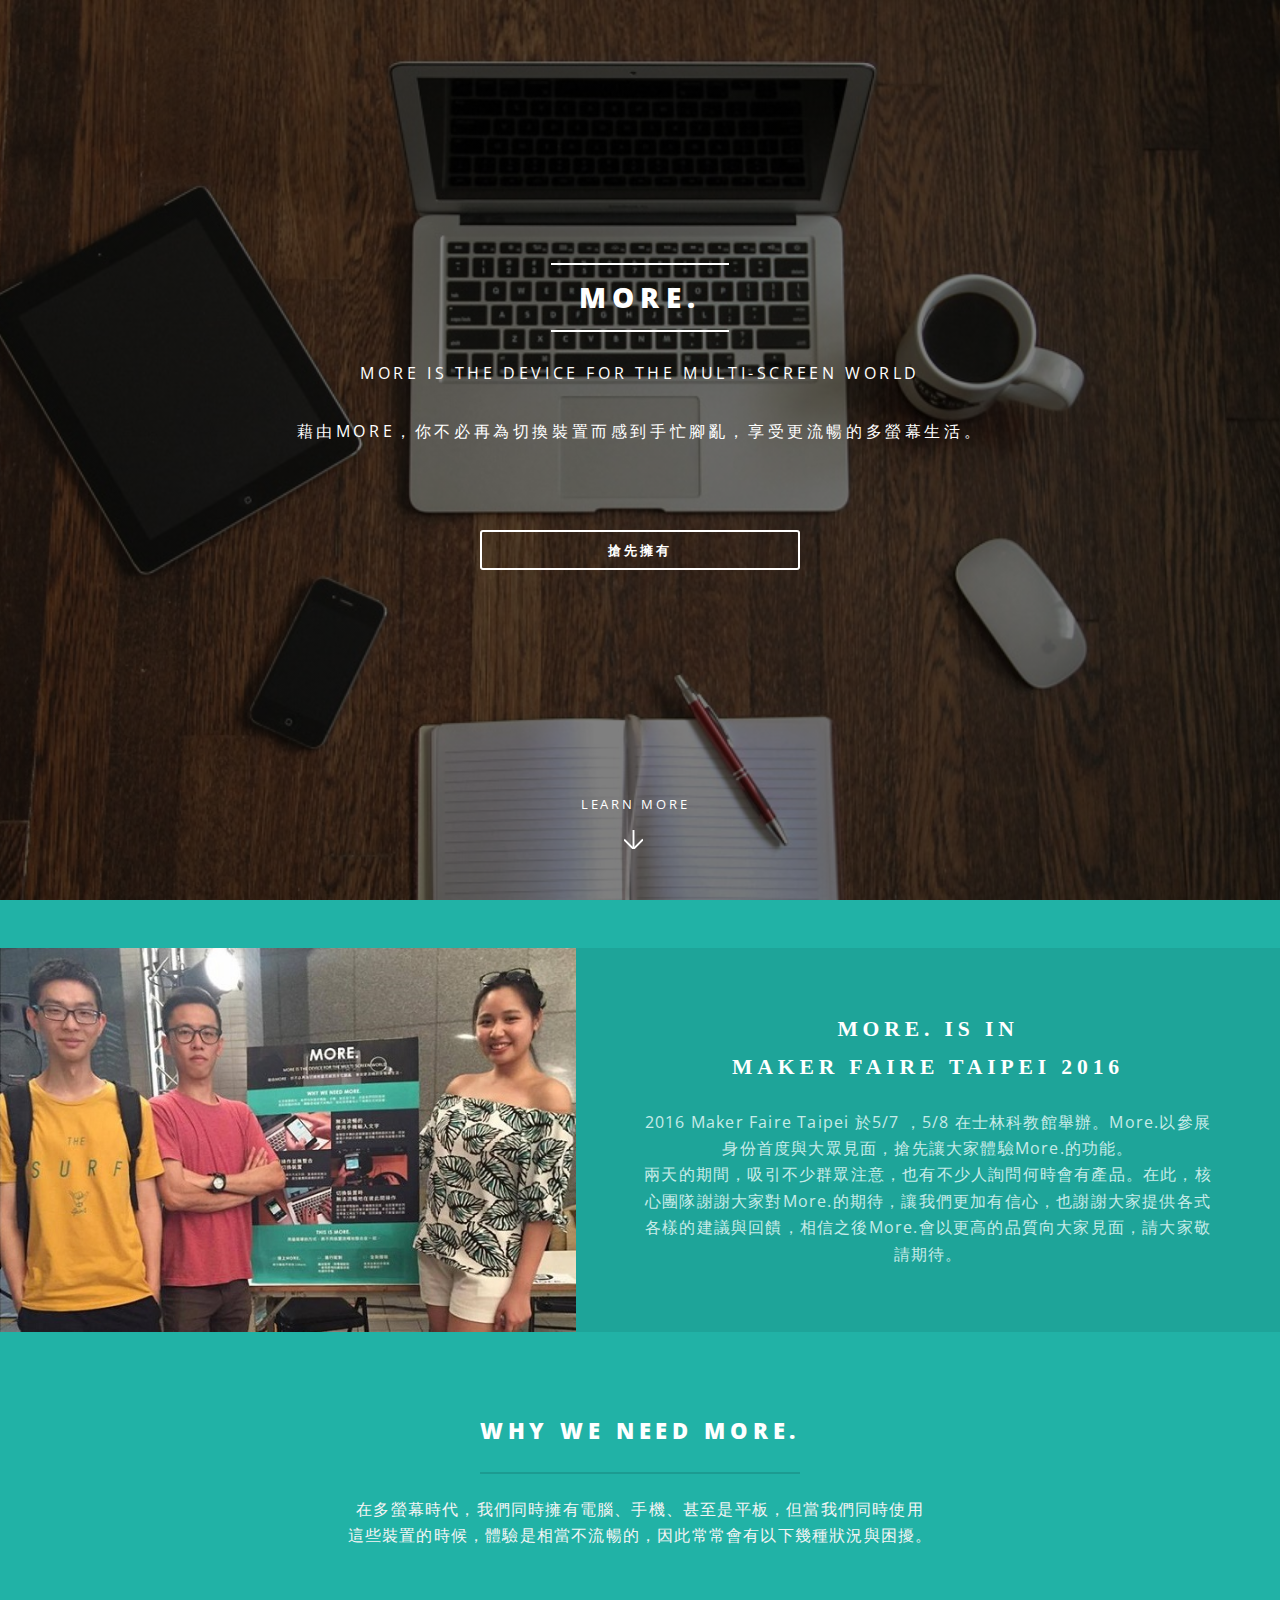
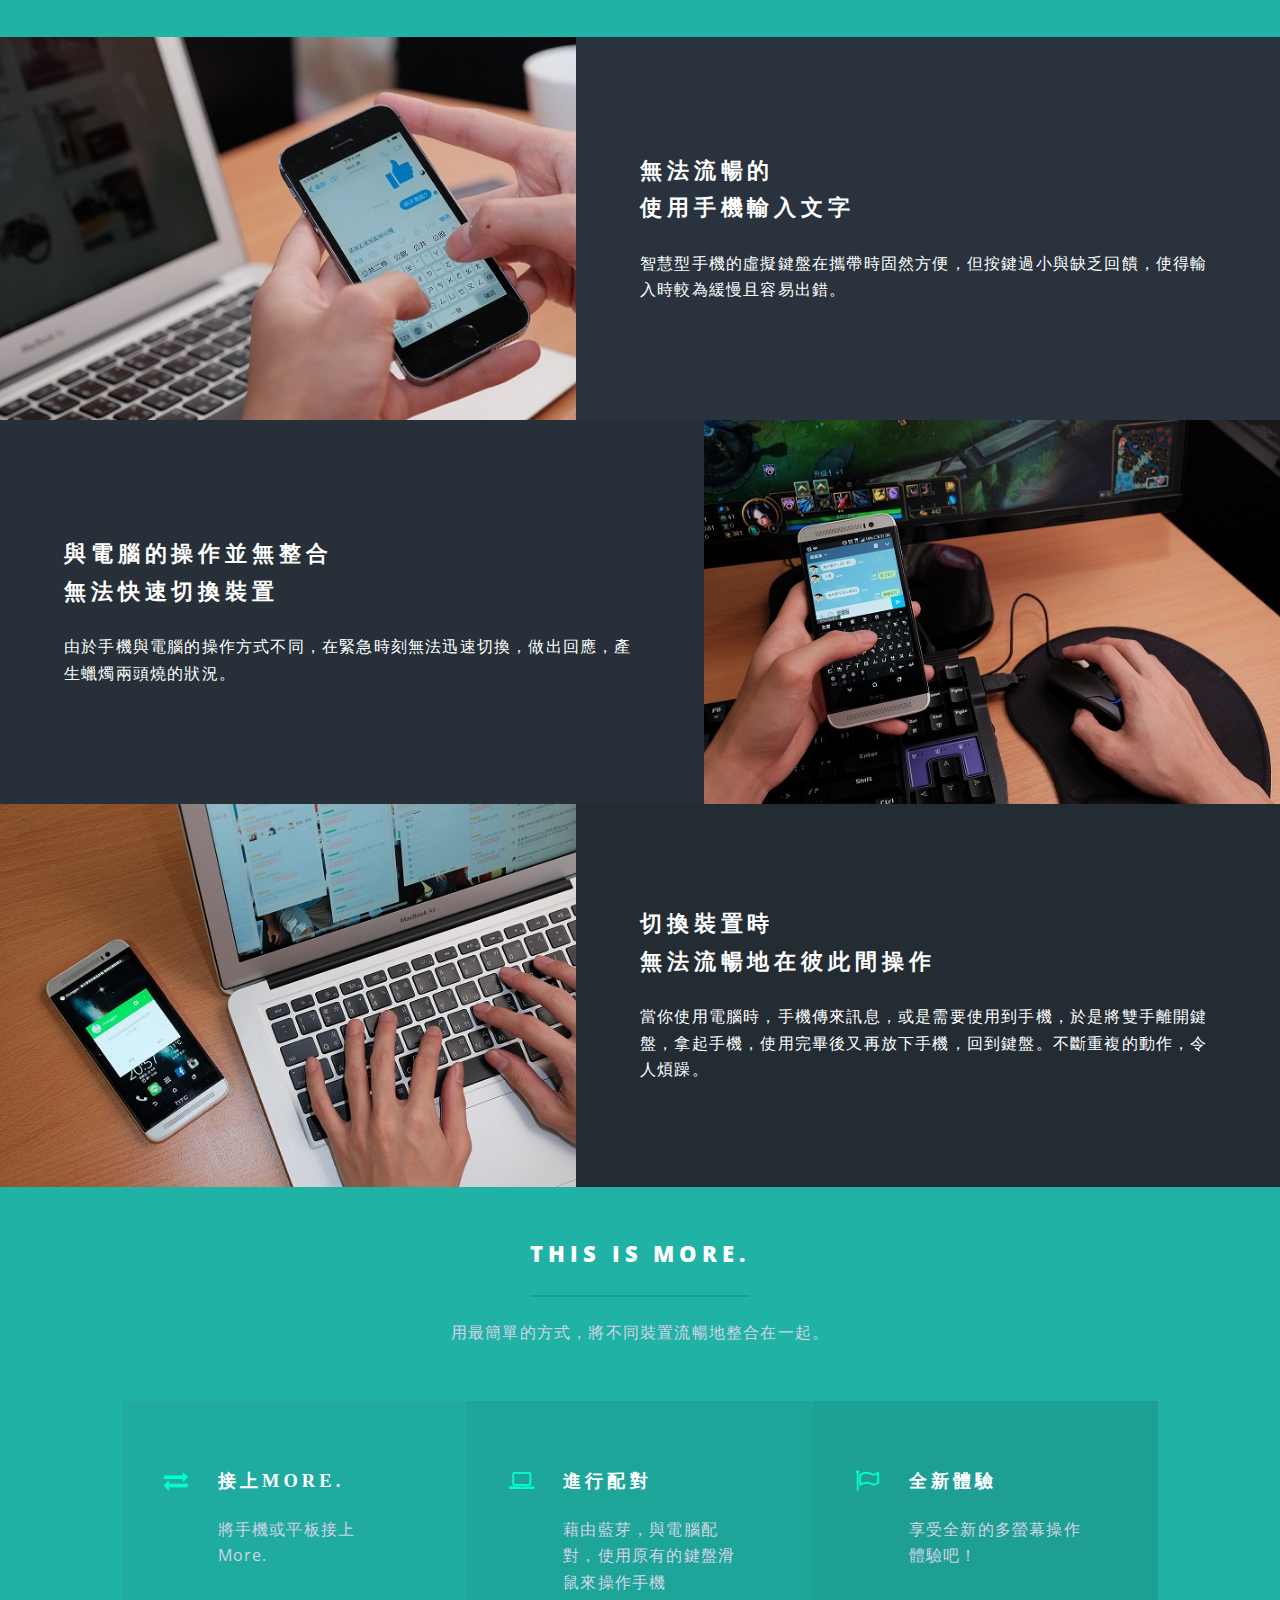
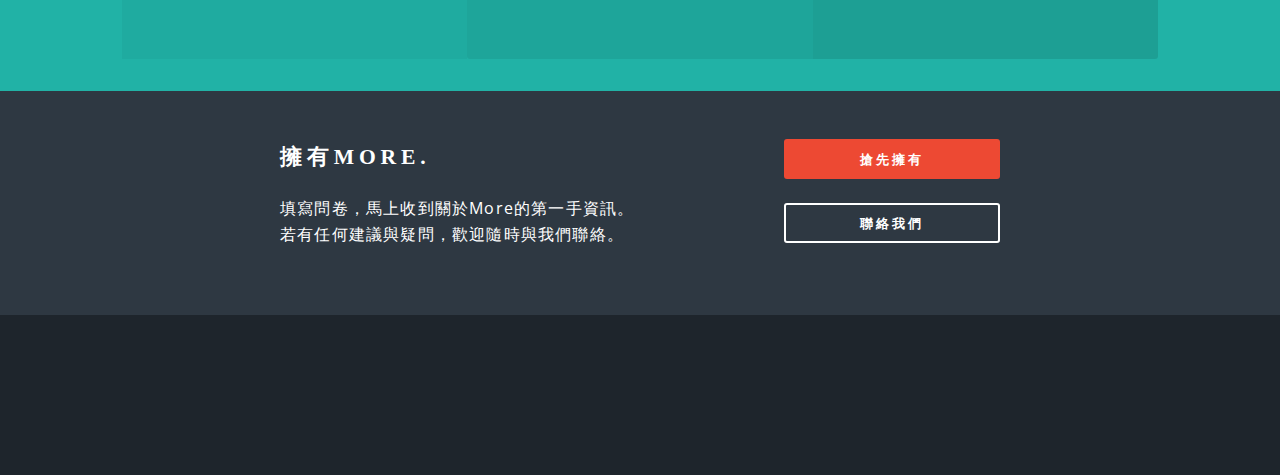
<file: index.html>
<!DOCTYPE HTML>
<!--
	Spectral by HTML5 UP
	html5up.net | @n33co
	Free for personal and commercial use under the CCA 3.0 license (html5up.net/license)
-->
<html>
	<head>
		<title>More.</title>
		<meta charset="utf-8" />
		<meta name="viewport" content="width=device-width, initial-scale=1" />
		<!--[if lte IE 8]><script src="assets/js/ie/html5shiv.js"></script><![endif]-->
		<link rel="stylesheet" href="assets/css/main.css" />
		<!--[if lte IE 8]><link rel="stylesheet" href="assets/css/ie8.css" /><![endif]-->
		<!--[if lte IE 9]><link rel="stylesheet" href="assets/css/ie9.css" /><![endif]-->
	</head>
	<body class="landing">

		<!-- Page Wrapper -->
			<div id="page-wrapper">

				<!-- Header -->

				<!-- Banner -->
					<section id="banner">
						<div class="inner">
							<h2>More.</h2>
							<p>More is the device for the multi-screen world<br />
							<p>藉由More，你不必再為切換裝置而感到手忙腳亂，享受更流暢的多螢幕生活。<br />
						</div>
					<section id="banner2">
						<div class="inner2">
							<ul class="actions vertical">
							<a href="https://wello2.typeform.com/to/To1YpD" class="button fit" target = "blank">搶先擁有</a>
							</ul>
						</div>
					</section>
						<a href="#News" class="more scrolly">Learn More</a>
					</section>
					
				<section id="News" class="wrapper style1 special" body bgcolor="#ffffff">
						<section class="spotlight">
						<div class="image"><img src="images/maker4.jpg" alt="" /></div><div class="content">
								<h2 style = "font-family:Microsoft JhengHei">
								More. is in<br />
								Maker Faire Taipei 2016</h2>
								<p>2016 Maker Faire Taipei 於5/7 ，5/8 在士林科教館舉辦。More.以參展身份首度與大眾見面，搶先讓大家體驗More.的功能。<br>兩天的期間，吸引不少群眾注意，也有不少人詢問何時會有產品。在此，核心團隊謝謝大家對More.的期待，讓我們更加有信心，也謝謝大家提供各式各樣的建議與回饋，相信之後More.會以更高的品質向大家見面，請大家敬請期待。</p>
							</div>
						</section>
				</section>

				<!-- One -->
					<section id="one" class="wrapper style1 special" body bgcolor="#ffffff">
						<div class="inner">
							<header class="major">
								<h2>Why we need More.</h2>
								<p>在多螢幕時代，我們同時擁有電腦、手機、甚至是平板，但當我們同時使用<br />這些裝置的時候，體驗是相當不流暢的，因此常常會有以下幾種狀況與困擾。
								</p>
							</header>
						</div>
					</section> 

				<!-- Two -->
					<section id="two" class="wrapper alt style2">
						<section class="spotlight">
							<div class="image"><img src="images/pic01.JPG" alt="" /></div><div class="content">
								<h2 style = "font-family:Microsoft JhengHei">無法流暢的<br />
								使用手機輸入文字</h2>
								<p>智慧型手機的虛擬鍵盤在攜帶時固然方便，但按鍵過小與缺乏回饋，使得輸入時較為緩慢且容易出錯。</p>
							</div>
						</section>
						<section class="spotlight">
							<div class="image"><img src="images/pic02.JPG" alt="" /></div><div class="content">
								<h2 style = "font-family:Microsoft JhengHei">與電腦的操作並無整合<br />
								無法快速切換裝置</h2>
								<p>由於手機與電腦的操作方式不同，在緊急時刻無法迅速切換，做出回應，產生蠟燭兩頭燒的狀況。</p>
							</div>
						</section>
						<section class="spotlight">
							<div class="image"><img src="images/pic03.JPG" alt="" /></div><div class="content">
								<h2 style = "font-family:Microsoft JhengHei">切換裝置時<br />
								無法流暢地在彼此間操作</h2>
								<p>當你使用電腦時，手機傳來訊息，或是需要使用到手機，於是將雙手離開鍵盤，拿起手機，使用完畢後又再放下手機，回到鍵盤。不斷重複的動作，令人煩躁。</p>
							</div>
						</section>
					</section>

				<!-- Three -->
					<section id="three" class="wrapper style3 special">
						<div class="inner">
							<header class="major">
								<h2>This is More.</h2>
								<p>用最簡單的方式，將不同裝置流暢地整合在一起。</p>
							</header>
							<ul class="features">
								<li class="icon fa-exchange">
									<h3 style = "font-family:Microsoft JhengHei">接上More.</h3>
									<p>將手機或平板接上More.</p>
								</li>
								<li class="icon fa-laptop">
									<h3 style = "font-family:Microsoft JhengHei">進行配對</h3>
									<p>藉由藍芽，與電腦配對，使用原有的鍵盤滑鼠來操作手機</p>
								</li>
								<li class="icon fa-flag-o">
									<h3 style = "font-family:Microsoft JhengHei">全新體驗</h3>
									<p>享受全新的多螢幕操作體驗吧！</p>
								</li>
								<!-- <li class="icon fa-headphones">
									<h3>Mauris Imperdiet</h3>
									<p>Augue consectetur sed interdum imperdiet et ipsum. Mauris lorem tincidunt nullam amet leo Aenean ligula consequat consequat.</p>
								</li>
								<li class="icon fa-heart-o">
									<h3>Aenean Primis</h3>
									<p>Augue consectetur sed interdum imperdiet et ipsum. Mauris lorem tincidunt nullam amet leo Aenean ligula consequat consequat.</p>
								</li>
								<li class="icon fa-flag-o">
									<h3>Tortor Ut</h3>
									<p>Augue consectetur sed interdum imperdiet et ipsum. Mauris lorem tincidunt nullam amet leo Aenean ligula consequat consequat.</p>
								</li>
							</ul>-->
						</div>
					</section>

				<!-- CTA -->
					<section id="cta" class="wrapper style4">
						<div class="inner">
							<header>
								<h2 style = "font-family:Microsoft JhengHei">擁有More.</h2>
								<p>填寫問卷，馬上收到關於More的第一手資訊。</br>
									若有任何建議與疑問，歡迎隨時與我們聯絡。</p>
							</header>
							<ul class="actions vertical">
								<li><a href="https://wello2.typeform.com/to/nonUVu" class="button fit special">搶先擁有</a></li>
								<li><a href="https://wello2.typeform.com/to/SRirAi" class="button fit">聯絡我們</a></li>
							</ul>
						</div>
					</section>

				<!-- Footer -->
					<footer id="footer">
						<!-- <ul class="icons">
							<li><a href="#" class="icon fa-twitter"><span class="label">Twitter</span></a></li>
							<li><a href="#" class="icon fa-facebook"><span class="label">Facebook</span></a></li>
							<li><a href="#" class="icon fa-instagram"><span class="label">Instagram</span></a></li>
							<li><a href="#" class="icon fa-dribbble"><span class="label">Dribbble</span></a></li>
							<li><a href="#" class="icon fa-envelope-o"><span class="label">Email</span></a></li>
						</ul>
						<ul class="copyright">
							<li>&copy; Untitled</li><li>Design: <a href="http://html5up.net">HTML5 UP</a></li>
						</ul>-->
					</footer>

			</div>

		<!-- Scripts -->
			<script src="assets/js/jquery.min.js"></script>
			<script src="assets/js/jquery.scrollex.min.js"></script>
			<script src="assets/js/jquery.scrolly.min.js"></script>
			<script src="assets/js/skel.min.js"></script>
			<script src="assets/js/util.js"></script>
			<!--[if lte IE 8]><script src="assets/js/ie/respond.min.js"></script><![endif]-->
			<script src="assets/js/main.js"></script>

	</body>
</html>
</file>
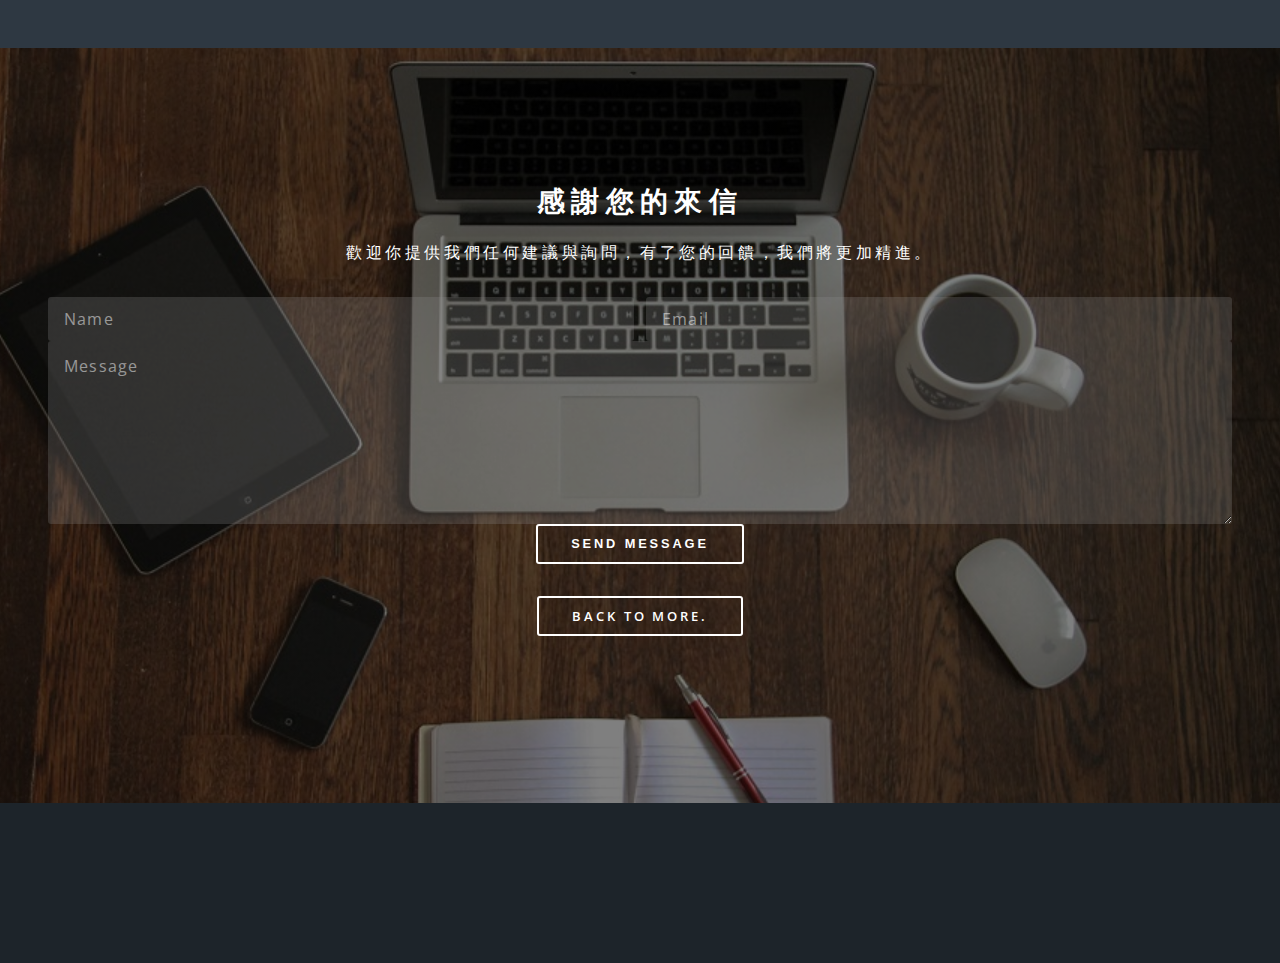
<file: contact/index.html>
<!DOCTYPE HTML>
<!--
	Spectral by HTML5 UP
	html5up.net | @n33co
	Free for personal and commercial use under the CCA 3.0 license (html5up.net/license)
-->
<html>
	<head>
		<title>Contact to More.</title>
		<meta charset="utf-8" />
		<meta name="viewport" content="width=device-width, initial-scale=1" />
		<!--[if lte IE 8]><script src="assets/js/ie/html5shiv.js"></script><![endif]-->
		<link rel="stylesheet" href="assets/css/main.css" />
		<!--[if lte IE 8]><link rel="stylesheet" href="assets/css/ie8.css" /><![endif]-->
		<!--[if lte IE 9]><link rel="stylesheet" href="assets/css/ie9.css" /><![endif]-->
	</head>
	<body>

		<!-- Page Wrapper -->
			<div id="page-wrapper">

				<!-- Header 
					<header id="header">
						<h1><a href="index.html">Spectral</a></h1>
						<nav id="nav">
							<ul>
								<li class="special">
									<a href="#menu" class="menuToggle"><span>Menu</span></a>
									<div id="menu">
										<ul>
											<li><a href="index.html">Home</a></li>
											<li><a href="generic.html">Generic</a></li>
											<li><a href="elements.html">Elements</a></li>
											<li><a href="#">Sign Up</a></li>
											<li><a href="#">Log In</a></li>
										</ul>
									</div>
								</li>
							</ul>
						</nav>
					</header>-->

				<!-- Main -->
					<article id="main">
						<header>
							<h2>感謝您的來信</h2>
							<p>歡迎你提供我們任何建議與詢問，有了您的回饋，我們將更加精進。</p>
							<!-- Contact Form -->
							<form id = "form">
								<div class="row 50%">
									<div class="6u 12u(mobile)"><input type="text" name="name" placeholder="Name" /></div>
									<div class="6u 12u(mobile)"><input type="email" name="email" placeholder="Email" /></div>
								</div>
								<div class="row 50%">
									<div class="12u"><textarea name="message" placeholder="Message" rows="6"></textarea></div>
								</div>
								<div class="row">
									<div class="12u">
										<ul class="actions">
											<li><button type = "submit">SEND MESSAGE</button>	</li>
											</ul>
										<ul class="actions">
											<li><a href="http://simplewithmore.github.io/"class="button">BACK TO MORE.</a></li>
										</ul>
									</div>
								</div>
							</form>

					</div>
				</div>
			</section>
						</header>

				<!-- Footer -->
					<footer id="footer">

					</footer>

			</div>

		<!-- Scripts -->
			<script src="assets/js/jquery.min.js"></script>
			<script src="assets/js/jquery.scrollex.min.js"></script>
			<script src="assets/js/jquery.scrolly.min.js"></script>
			<script src="assets/js/skel.min.js"></script>
			<script src="assets/js/util.js"></script>
			<!--[if lte IE 8]><script src="assets/js/ie/respond.min.js"></script><![endif]-->
			<script src="assets/js/main.js"></script>

	</body>
</html>
</file>
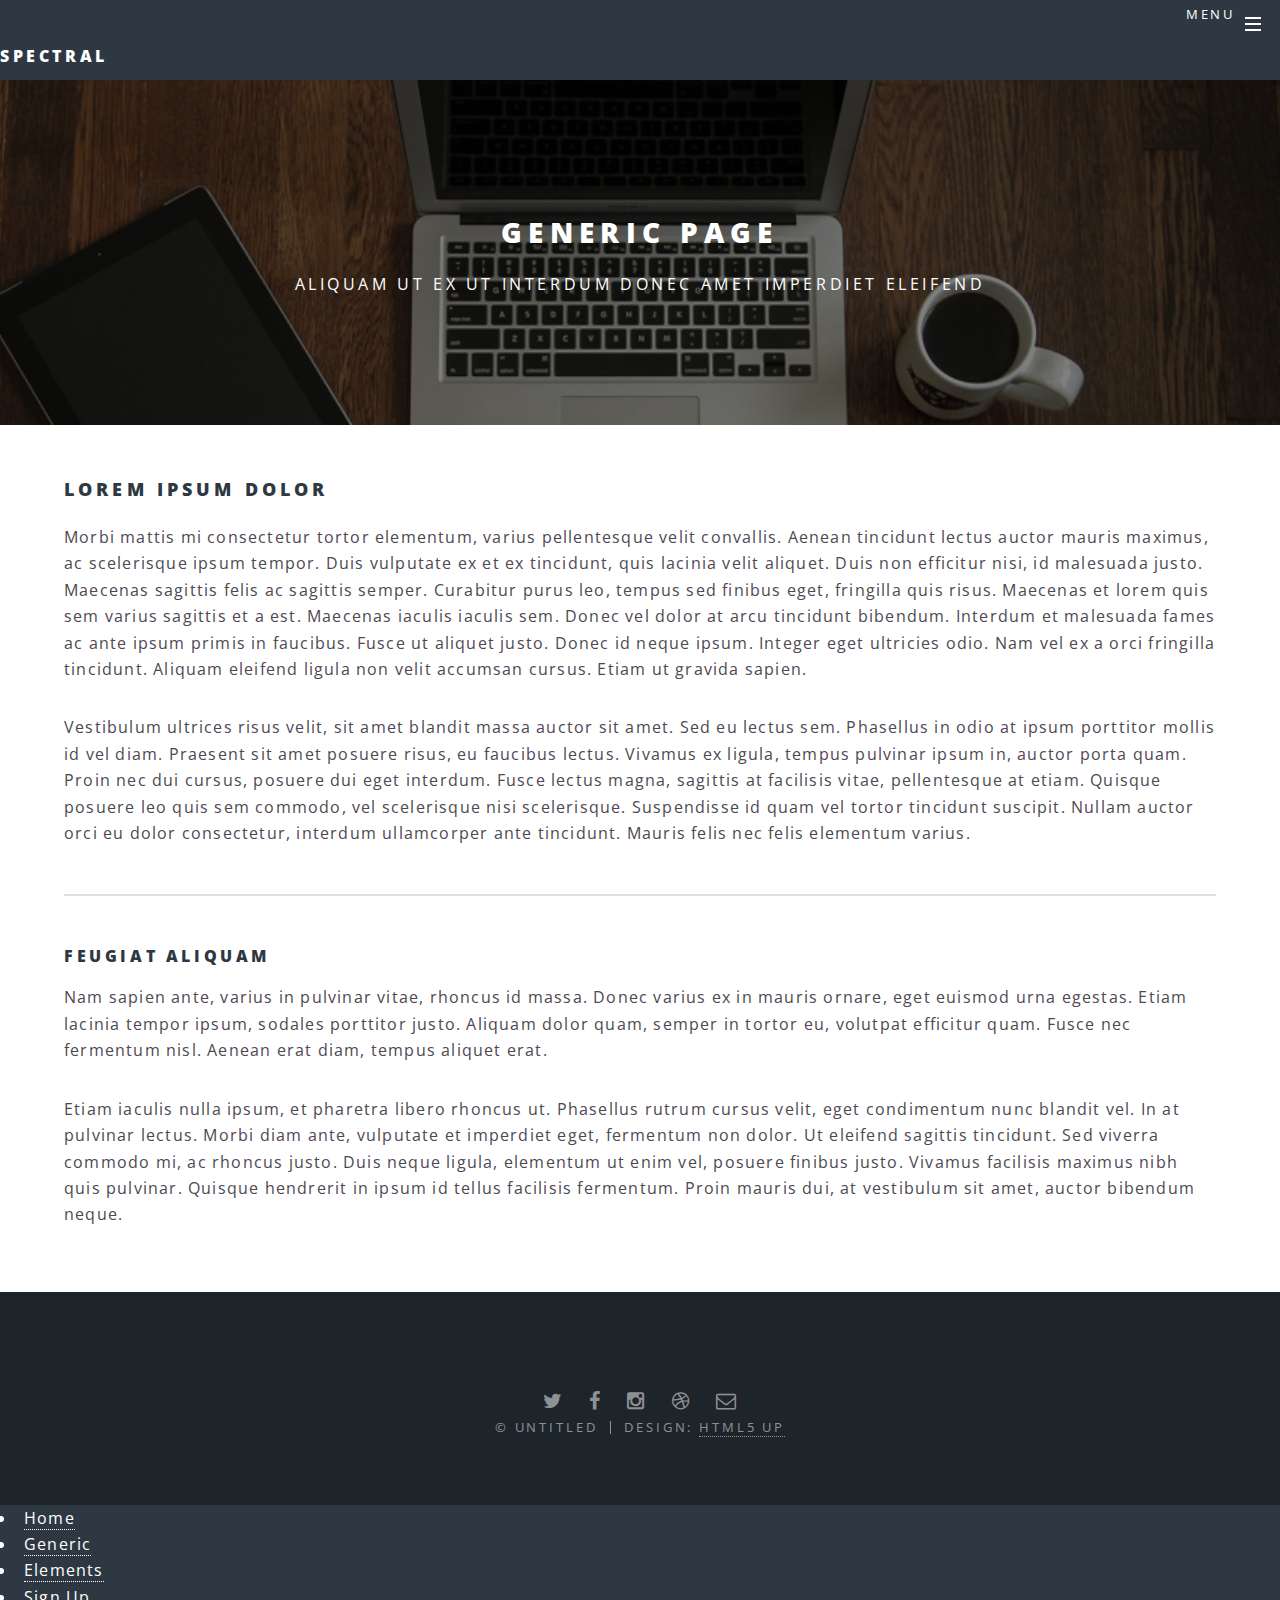
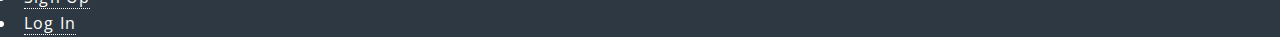
<file: generic.html>
<!DOCTYPE HTML>
<!--
	Spectral by HTML5 UP
	html5up.net | @n33co
	Free for personal and commercial use under the CCA 3.0 license (html5up.net/license)
-->
<html>
	<head>
		<title>Generic - Spectral by HTML5 UP</title>
		<meta charset="utf-8" />
		<meta name="viewport" content="width=device-width, initial-scale=1" />
		<!--[if lte IE 8]><script src="assets/js/ie/html5shiv.js"></script><![endif]-->
		<link rel="stylesheet" href="assets/css/main.css" />
		<!--[if lte IE 8]><link rel="stylesheet" href="assets/css/ie8.css" /><![endif]-->
		<!--[if lte IE 9]><link rel="stylesheet" href="assets/css/ie9.css" /><![endif]-->
	</head>
	<body>

		<!-- Page Wrapper -->
			<div id="page-wrapper">

				<!-- Header -->
					<header id="header">
						<h1><a href="index.html">Spectral</a></h1>
						<nav id="nav">
							<ul>
								<li class="special">
									<a href="#menu" class="menuToggle"><span>Menu</span></a>
									<div id="menu">
										<ul>
											<li><a href="index.html">Home</a></li>
											<li><a href="generic.html">Generic</a></li>
											<li><a href="elements.html">Elements</a></li>
											<li><a href="#">Sign Up</a></li>
											<li><a href="#">Log In</a></li>
										</ul>
									</div>
								</li>
							</ul>
						</nav>
					</header>

				<!-- Main -->
					<article id="main">
						<header>
							<h2>Generic Page</h2>
							<p>Aliquam ut ex ut interdum donec amet imperdiet eleifend</p>
						</header>
						<section class="wrapper style5">
							<div class="inner">

								<h3>Lorem ipsum dolor</h3>
								<p>Morbi mattis mi consectetur tortor elementum, varius pellentesque velit convallis. Aenean tincidunt lectus auctor mauris maximus, ac scelerisque ipsum tempor. Duis vulputate ex et ex tincidunt, quis lacinia velit aliquet. Duis non efficitur nisi, id malesuada justo. Maecenas sagittis felis ac sagittis semper. Curabitur purus leo, tempus sed finibus eget, fringilla quis risus. Maecenas et lorem quis sem varius sagittis et a est. Maecenas iaculis iaculis sem. Donec vel dolor at arcu tincidunt bibendum. Interdum et malesuada fames ac ante ipsum primis in faucibus. Fusce ut aliquet justo. Donec id neque ipsum. Integer eget ultricies odio. Nam vel ex a orci fringilla tincidunt. Aliquam eleifend ligula non velit accumsan cursus. Etiam ut gravida sapien.</p>

								<p>Vestibulum ultrices risus velit, sit amet blandit massa auctor sit amet. Sed eu lectus sem. Phasellus in odio at ipsum porttitor mollis id vel diam. Praesent sit amet posuere risus, eu faucibus lectus. Vivamus ex ligula, tempus pulvinar ipsum in, auctor porta quam. Proin nec dui cursus, posuere dui eget interdum. Fusce lectus magna, sagittis at facilisis vitae, pellentesque at etiam. Quisque posuere leo quis sem commodo, vel scelerisque nisi scelerisque. Suspendisse id quam vel tortor tincidunt suscipit. Nullam auctor orci eu dolor consectetur, interdum ullamcorper ante tincidunt. Mauris felis nec felis elementum varius.</p>

								<hr />

								<h4>Feugiat aliquam</h4>
								<p>Nam sapien ante, varius in pulvinar vitae, rhoncus id massa. Donec varius ex in mauris ornare, eget euismod urna egestas. Etiam lacinia tempor ipsum, sodales porttitor justo. Aliquam dolor quam, semper in tortor eu, volutpat efficitur quam. Fusce nec fermentum nisl. Aenean erat diam, tempus aliquet erat.</p>

								<p>Etiam iaculis nulla ipsum, et pharetra libero rhoncus ut. Phasellus rutrum cursus velit, eget condimentum nunc blandit vel. In at pulvinar lectus. Morbi diam ante, vulputate et imperdiet eget, fermentum non dolor. Ut eleifend sagittis tincidunt. Sed viverra commodo mi, ac rhoncus justo. Duis neque ligula, elementum ut enim vel, posuere finibus justo. Vivamus facilisis maximus nibh quis pulvinar. Quisque hendrerit in ipsum id tellus facilisis fermentum. Proin mauris dui, at vestibulum sit amet, auctor bibendum neque.</p>

							</div>
						</section>
					</article>

				<!-- Footer -->
					<footer id="footer">
						<ul class="icons">
							<li><a href="#" class="icon fa-twitter"><span class="label">Twitter</span></a></li>
							<li><a href="#" class="icon fa-facebook"><span class="label">Facebook</span></a></li>
							<li><a href="#" class="icon fa-instagram"><span class="label">Instagram</span></a></li>
							<li><a href="#" class="icon fa-dribbble"><span class="label">Dribbble</span></a></li>
							<li><a href="#" class="icon fa-envelope-o"><span class="label">Email</span></a></li>
						</ul>
						<ul class="copyright">
							<li>&copy; Untitled</li><li>Design: <a href="http://html5up.net">HTML5 UP</a></li>
						</ul>
					</footer>

			</div>

		<!-- Scripts -->
			<script src="assets/js/jquery.min.js"></script>
			<script src="assets/js/jquery.scrollex.min.js"></script>
			<script src="assets/js/jquery.scrolly.min.js"></script>
			<script src="assets/js/skel.min.js"></script>
			<script src="assets/js/util.js"></script>
			<!--[if lte IE 8]><script src="assets/js/ie/respond.min.js"></script><![endif]-->
			<script src="assets/js/main.js"></script>

	</body>
</html>
</file>
<file: assets/css/ie8.css>
/*
	Spectral by HTML5 UP
	html5up.net | @n33co
	Free for personal and commercial use under the CCA 3.0 license (html5up.net/license)
*/

/* Icon */

	.icon.major {
		border: none;
	}

		.icon.major:before {
			font-size: 3em;
		}

/* Form */

	label {
		color: #2E3842;
	}

	input[type="text"],
	input[type="password"],
	input[type="email"],
	select,
	textarea {
		border: solid 1px #dfdfdf;
	}

/* Button */

	input[type="submit"],
	input[type="reset"],
	input[type="button"],
	button,
	.button {
		border: solid 2px #dfdfdf;
	}

		input[type="submit"].special,
		input[type="reset"].special,
		input[type="button"].special,
		button.special,
		.button.special {
			border: 0 !important;
		}

/* Page Wrapper + Menu */

	#menu {
		display: none;
	}

	body.is-menu-visible #menu {
		display: block;
	}

/* Header */

	#header nav > ul > li > a.menuToggle:after {
		display: none;
	}

/* Banner + Wrapper (style4) */

	#banner,
	.wrapper.style4 {
		-ms-behavior: url("assets/js/ie/backgroundsize.min.htc");
	}

		#banner:before,
		.wrapper.style4:before {
			display: none;
		}

/* Banner */

	#banner .more {
		height: 4em;
	}

		#banner .more:after {
			display: none;
		}

/* Main */

	#main > header {
		-ms-behavior: url("assets/js/ie/backgroundsize.min.htc");
	}

		#main > header:before {
			display: none;
		}
</file>
<file: assets/css/ie9.css>
/*
	Spectral by HTML5 UP
	html5up.net | @n33co
	Free for personal and commercial use under the CCA 3.0 license (html5up.net/license)
*/

/* Spotlight */

	.spotlight {
		display: block;
	}

		.spotlight .image {
			display: inline-block;
			vertical-align: top;
		}

		.spotlight .content {
			padding: 4em 4em 2em 4em ;
			display: inline-block;
		}

		.spotlight:after {
			clear: both;
			content: '';
			display: block;
		}

/* Features */

	.features {
		display: block;
	}

		.features li {
			float: left;
		}

		.features:after {
			content: '';
			display: block;
			clear: both;
		}

/* Banner + Wrapper (style4) */

	#banner,
	.wrapper.style4 {
		background-image: url("../../images/banner.jpg");
		background-position: center center;
		background-repeat: no-repeat;
		background-size: cover;
		position: relative;
	}

		#banner:before,
		.wrapper.style4:before {
			background: #000000;
			content: '';
			height: 100%;
			left: 0;
			opacity: 0.5;
			position: absolute;
			top: 0;
			width: 100%;
		}

		#banner .inner,
		.wrapper.style4 .inner {
			position: relative;
			z-index: 1;
		}

/* Banner */

	#banner {
		padding: 14em 0 12em 0 ;
		height: auto;
	}

		#banner:after {
			display: none;
		}

/* CTA */

	#cta .inner header {
		float: left;
	}

	#cta .inner .actions {
		float: left;
	}

	#cta .inner:after {
		clear: both;
		content: '';
		display: block;
	}

/* Main */

	#main > header {
		background-image: url("../../images/banner.jpg");
		background-position: center center;
		background-repeat: no-repeat;
		background-size: cover;
		position: relative;
	}

		#main > header:before {
			background: #000000;
			content: '';
			height: 100%;
			left: 0;
			opacity: 0.5;
			position: absolute;
			top: 0;
			width: 100%;
		}

		#main > header > * {
			position: relative;
			z-index: 1;
		}
</file>
<file: contact/assets/css/ie8.css>
/*
	Spectral by HTML5 UP
	html5up.net | @n33co
	Free for personal and commercial use under the CCA 3.0 license (html5up.net/license)
*/

/* Icon */

	.icon.major {
		border: none;
	}

		.icon.major:before {
			font-size: 3em;
		}

/* Form */

	label {
		color: #2E3842;
	}

	input[type="text"],
	input[type="password"],
	input[type="email"],
	select,
	textarea {
		border: solid 1px #dfdfdf;
	}

/* Button */

	input[type="submit"],
	input[type="reset"],
	input[type="button"],
	button,
	.button {
		border: solid 2px #dfdfdf;
	}

		input[type="submit"].special,
		input[type="reset"].special,
		input[type="button"].special,
		button.special,
		.button.special {
			border: 0 !important;
		}

/* Page Wrapper + Menu */

	#menu {
		display: none;
	}

	body.is-menu-visible #menu {
		display: block;
	}

/* Header */

	#header nav > ul > li > a.menuToggle:after {
		display: none;
	}

/* Banner + Wrapper (style4) */

	#banner,
	.wrapper.style4 {
		-ms-behavior: url("assets/js/ie/backgroundsize.min.htc");
	}

		#banner:before,
		.wrapper.style4:before {
			display: none;
		}

/* Banner */

	#banner .more {
		height: 4em;
	}

		#banner .more:after {
			display: none;
		}

/* Main */

	#main > header {
		-ms-behavior: url("assets/js/ie/backgroundsize.min.htc");
	}

		#main > header:before {
			display: none;
		}
</file>
<file: contact/assets/css/ie9.css>
/*
	Spectral by HTML5 UP
	html5up.net | @n33co
	Free for personal and commercial use under the CCA 3.0 license (html5up.net/license)
*/

/* Spotlight */

	.spotlight {
		display: block;
	}

		.spotlight .image {
			display: inline-block;
			vertical-align: top;
		}

		.spotlight .content {
			padding: 4em 4em 2em 4em ;
			display: inline-block;
		}

		.spotlight:after {
			clear: both;
			content: '';
			display: block;
		}

/* Features */

	.features {
		display: block;
	}

		.features li {
			float: left;
		}

		.features:after {
			content: '';
			display: block;
			clear: both;
		}

/* Banner + Wrapper (style4) */

	#banner,
	.wrapper.style4 {
		background-image: url("../../images/banner.jpg");
		background-position: center center;
		background-repeat: no-repeat;
		background-size: cover;
		position: relative;
	}

		#banner:before,
		.wrapper.style4:before {
			background: #000000;
			content: '';
			height: 100%;
			left: 0;
			opacity: 0.5;
			position: absolute;
			top: 0;
			width: 100%;
		}

		#banner .inner,
		.wrapper.style4 .inner {
			position: relative;
			z-index: 1;
		}

/* Banner */

	#banner {
		padding: 14em 0 12em 0 ;
		height: auto;
	}

		#banner:after {
			display: none;
		}

/* CTA */

	#cta .inner header {
		float: left;
	}

	#cta .inner .actions {
		float: left;
	}

	#cta .inner:after {
		clear: both;
		content: '';
		display: block;
	}

/* Main */

	#main > header {
		background-image: url("../../images/banner.jpg");
		background-position: center center;
		background-repeat: no-repeat;
		background-size: cover;
		position: relative;
	}

		#main > header:before {
			background: #000000;
			content: '';
			height: 100%;
			left: 0;
			opacity: 0.5;
			position: absolute;
			top: 0;
			width: 100%;
		}

		#main > header > * {
			position: relative;
			z-index: 1;
		}
</file>
<file: assets/css/main.css>
@import url(font-awesome.min.css);
@import url("http://fonts.googleapis.com/css?family=Open+Sans:400,400italic,600,600italic,800,800italic");

/*
	Spectral by HTML5 UP
	html5up.net | @n33co
	Free for personal and commercial use under the CCA 3.0 license (html5up.net/license)
*/

/* Reset */

	html, body, div, span, applet, object, iframe, h1, h2, h3, h4, h5, h6, p, blockquote, pre, a, abbr, acronym, address, big, cite, code, del, dfn, em, img, ins, kbd, q, s, samp, small, strike, strong, sub, sup, tt, var, b, u, i, center, dl, dt, dd, ol, ul, li, fieldset, form, label, legend, table, caption, tbody, tfoot, thead, tr, th, td, article, aside, canvas, details, embed, figure, figcaption, footer, header, hgroup, menu, nav, output, ruby, section, summary, time, mark, audio, video {
		margin: 0;
		padding: 0;
		border: 0;
		font-size: 100%;
		font: inherit;
		vertical-align: baseline;
	}

.inner2 {
    display: block;
    text-align: center;
   	margin-left: auto;
	margin-right: auto;
	max-width: 20em;
	width: 100%;
}

	article, aside, details, figcaption, figure, footer, header, hgroup, menu, nav, section {
		display: block;
	}

	body {
		line-height: 1;
	}

	ol, ul {
		list-style: none;
	}

	blockquote, q {
		quotes: none;
	}

	blockquote:before, blockquote:after, q:before, q:after {
		content: '';
		content: none;
	}

	table {
		border-collapse: collapse;
		border-spacing: 0;
	}

	body {
		-webkit-text-size-adjust: none;
	}

/* Box Model */

	*, *:before, *:after {
		-moz-box-sizing: border-box;
		-webkit-box-sizing: border-box;
		box-sizing: border-box;
	}

/* Grid */

	.row {
		border-bottom: solid 1px transparent;
		-moz-box-sizing: border-box;
		-webkit-box-sizing: border-box;
		box-sizing: border-box;
	}

	.row > * {
		float: left;
		-moz-box-sizing: border-box;
		-webkit-box-sizing: border-box;
		box-sizing: border-box;
	}

	.row:after, .row:before {
		content: '';
		display: block;
		clear: both;
		height: 0;
	}

	.row.uniform > * > :first-child {
		margin-top: 0;
	}

	.row.uniform > * > :last-child {
		margin-bottom: 0;
	}

	.row.\30 \25 > * {
		padding: 0 0 0 0em;
	}

	.row.\30 \25 {
		margin: 0 0 -1px 0em;
	}

	.row.uniform.\30 \25 > * {
		padding: 0em 0 0 0em;
	}

	.row.uniform.\30 \25 {
		margin: 0em 0 -1px 0em;
	}

	.row > * {
		padding: 0 0 0 1.5em;
	}

	.row {
		margin: 0 0 -1px -1.5em;
	}

	.row.uniform > * {
		padding: 1.5em 0 0 1.5em;
	}

	.row.uniform {
		margin: -1.5em 0 -1px -1.5em;
	}

	.row.\32 00\25 > * {
		padding: 0 0 0 3em;
	}

	.row.\32 00\25 {
		margin: 0 0 -1px -3em;
	}

	.row.uniform.\32 00\25 > * {
		padding: 3em 0 0 3em;
	}

	.row.uniform.\32 00\25 {
		margin: -3em 0 -1px -3em;
	}

	.row.\31 50\25 > * {
		padding: 0 0 0 2.25em;
	}

	.row.\31 50\25 {
		margin: 0 0 -1px -2.25em;
	}

	.row.uniform.\31 50\25 > * {
		padding: 2.25em 0 0 2.25em;
	}

	.row.uniform.\31 50\25 {
		margin: -2.25em 0 -1px -2.25em;
	}

	.row.\35 0\25 > * {
		padding: 0 0 0 0.75em;
	}

	.row.\35 0\25 {
		margin: 0 0 -1px -0.75em;
	}

	.row.uniform.\35 0\25 > * {
		padding: 0.75em 0 0 0.75em;
	}

	.row.uniform.\35 0\25 {
		margin: -0.75em 0 -1px -0.75em;
	}

	.row.\32 5\25 > * {
		padding: 0 0 0 0.375em;
	}

	.row.\32 5\25 {
		margin: 0 0 -1px -0.375em;
	}

	.row.uniform.\32 5\25 > * {
		padding: 0.375em 0 0 0.375em;
	}

	.row.uniform.\32 5\25 {
		margin: -0.375em 0 -1px -0.375em;
	}

	.\31 2u, .\31 2u\24 {
		width: 100%;
		clear: none;
		margin-left: 0;
	}

	.\31 1u, .\31 1u\24 {
		width: 91.6666666667%;
		clear: none;
		margin-left: 0;
	}

	.\31 0u, .\31 0u\24 {
		width: 83.3333333333%;
		clear: none;
		margin-left: 0;
	}

	.\39 u, .\39 u\24 {
		width: 75%;
		clear: none;
		margin-left: 0;
	}

	.\38 u, .\38 u\24 {
		width: 66.6666666667%;
		clear: none;
		margin-left: 0;
	}

	.\37 u, .\37 u\24 {
		width: 58.3333333333%;
		clear: none;
		margin-left: 0;
	}

	.\36 u, .\36 u\24 {
		width: 50%;
		clear: none;
		margin-left: 0;
	}

	.\35 u, .\35 u\24 {
		width: 41.6666666667%;
		clear: none;
		margin-left: 0;
	}

	.\34 u, .\34 u\24 {
		width: 33.3333333333%;
		clear: none;
		margin-left: 0;
	}

	.\33 u, .\33 u\24 {
		width: 25%;
		clear: none;
		margin-left: 0;
	}

	.\32 u, .\32 u\24 {
		width: 16.6666666667%;
		clear: none;
		margin-left: 0;
	}

	.\31 u, .\31 u\24 {
		width: 8.3333333333%;
		clear: none;
		margin-left: 0;
	}

	.\31 2u\24 + *,
	.\31 1u\24 + *,
	.\31 0u\24 + *,
	.\39 u\24 + *,
	.\38 u\24 + *,
	.\37 u\24 + *,
	.\36 u\24 + *,
	.\35 u\24 + *,
	.\34 u\24 + *,
	.\33 u\24 + *,
	.\32 u\24 + *,
	.\31 u\24 + * {
		clear: left;
	}

	.\-11u {
		margin-left: 91.66667%;
	}

	.\-10u {
		margin-left: 83.33333%;
	}

	.\-9u {
		margin-left: 75%;
	}

	.\-8u {
		margin-left: 66.66667%;
	}

	.\-7u {
		margin-left: 58.33333%;
	}

	.\-6u {
		margin-left: 50%;
	}

	.\-5u {
		margin-left: 41.66667%;
	}

	.\-4u {
		margin-left: 33.33333%;
	}

	.\-3u {
		margin-left: 25%;
	}

	.\-2u {
		margin-left: 16.66667%;
	}

	.\-1u {
		margin-left: 8.33333%;
	}

	@media screen and (max-width: 1680px) {

		.row > * {
			padding: 0 0 0 1.5em;
		}

		.row {
			margin: 0 0 -1px -1.5em;
		}

		.row.uniform > * {
			padding: 1.5em 0 0 1.5em;
		}

		.row.uniform {
			margin: -1.5em 0 -1px -1.5em;
		}

		.row.\32 00\25 > * {
			padding: 0 0 0 3em;
		}

		.row.\32 00\25 {
			margin: 0 0 -1px -3em;
		}

		.row.uniform.\32 00\25 > * {
			padding: 3em 0 0 3em;
		}

		.row.uniform.\32 00\25 {
			margin: -3em 0 -1px -3em;
		}

		.row.\31 50\25 > * {
			padding: 0 0 0 2.25em;
		}

		.row.\31 50\25 {
			margin: 0 0 -1px -2.25em;
		}

		.row.uniform.\31 50\25 > * {
			padding: 2.25em 0 0 2.25em;
		}

		.row.uniform.\31 50\25 {
			margin: -2.25em 0 -1px -2.25em;
		}

		.row.\35 0\25 > * {
			padding: 0 0 0 0.75em;
		}

		.row.\35 0\25 {
			margin: 0 0 -1px -0.75em;
		}

		.row.uniform.\35 0\25 > * {
			padding: 0.75em 0 0 0.75em;
		}

		.row.uniform.\35 0\25 {
			margin: -0.75em 0 -1px -0.75em;
		}

		.row.\32 5\25 > * {
			padding: 0 0 0 0.375em;
		}

		.row.\32 5\25 {
			margin: 0 0 -1px -0.375em;
		}

		.row.uniform.\32 5\25 > * {
			padding: 0.375em 0 0 0.375em;
		}

		.row.uniform.\32 5\25 {
			margin: -0.375em 0 -1px -0.375em;
		}

		.\31 2u\28xlarge\29, .\31 2u\24\28xlarge\29 {
			width: 100%;
			clear: none;
			margin-left: 0;
		}

		.\31 1u\28xlarge\29, .\31 1u\24\28xlarge\29 {
			width: 91.6666666667%;
			clear: none;
			margin-left: 0;
		}

		.\31 0u\28xlarge\29, .\31 0u\24\28xlarge\29 {
			width: 83.3333333333%;
			clear: none;
			margin-left: 0;
		}

		.\39 u\28xlarge\29, .\39 u\24\28xlarge\29 {
			width: 75%;
			clear: none;
			margin-left: 0;
		}

		.\38 u\28xlarge\29, .\38 u\24\28xlarge\29 {
			width: 66.6666666667%;
			clear: none;
			margin-left: 0;
		}

		.\37 u\28xlarge\29, .\37 u\24\28xlarge\29 {
			width: 58.3333333333%;
			clear: none;
			margin-left: 0;
		}

		.\36 u\28xlarge\29, .\36 u\24\28xlarge\29 {
			width: 50%;
			clear: none;
			margin-left: 0;
		}

		.\35 u\28xlarge\29, .\35 u\24\28xlarge\29 {
			width: 41.6666666667%;
			clear: none;
			margin-left: 0;
		}

		.\34 u\28xlarge\29, .\34 u\24\28xlarge\29 {
			width: 33.3333333333%;
			clear: none;
			margin-left: 0;
		}

		.\33 u\28xlarge\29, .\33 u\24\28xlarge\29 {
			width: 25%;
			clear: none;
			margin-left: 0;
		}

		.\32 u\28xlarge\29, .\32 u\24\28xlarge\29 {
			width: 16.6666666667%;
			clear: none;
			margin-left: 0;
		}

		.\31 u\28xlarge\29, .\31 u\24\28xlarge\29 {
			width: 8.3333333333%;
			clear: none;
			margin-left: 0;
		}

		.\31 2u\24\28xlarge\29 + *,
		.\31 1u\24\28xlarge\29 + *,
		.\31 0u\24\28xlarge\29 + *,
		.\39 u\24\28xlarge\29 + *,
		.\38 u\24\28xlarge\29 + *,
		.\37 u\24\28xlarge\29 + *,
		.\36 u\24\28xlarge\29 + *,
		.\35 u\24\28xlarge\29 + *,
		.\34 u\24\28xlarge\29 + *,
		.\33 u\24\28xlarge\29 + *,
		.\32 u\24\28xlarge\29 + *,
		.\31 u\24\28xlarge\29 + * {
			clear: left;
		}

		.\-11u\28xlarge\29 {
			margin-left: 91.66667%;
		}

		.\-10u\28xlarge\29 {
			margin-left: 83.33333%;
		}

		.\-9u\28xlarge\29 {
			margin-left: 75%;
		}

		.\-8u\28xlarge\29 {
			margin-left: 66.66667%;
		}

		.\-7u\28xlarge\29 {
			margin-left: 58.33333%;
		}

		.\-6u\28xlarge\29 {
			margin-left: 50%;
		}

		.\-5u\28xlarge\29 {
			margin-left: 41.66667%;
		}

		.\-4u\28xlarge\29 {
			margin-left: 33.33333%;
		}

		.\-3u\28xlarge\29 {
			margin-left: 25%;
		}

		.\-2u\28xlarge\29 {
			margin-left: 16.66667%;
		}

		.\-1u\28xlarge\29 {
			margin-left: 8.33333%;
		}

	}

	@media screen and (max-width: 1280px) {

		.row > * {
			padding: 0 0 0 1.5em;
		}

		.row {
			margin: 0 0 -1px -1.5em;
		}

		.row.uniform > * {
			padding: 1.5em 0 0 1.5em;
		}

		.row.uniform {
			margin: -1.5em 0 -1px -1.5em;
		}

		.row.\32 00\25 > * {
			padding: 0 0 0 3em;
		}

		.row.\32 00\25 {
			margin: 0 0 -1px -3em;
		}

		.row.uniform.\32 00\25 > * {
			padding: 3em 0 0 3em;
		}

		.row.uniform.\32 00\25 {
			margin: -3em 0 -1px -3em;
		}

		.row.\31 50\25 > * {
			padding: 0 0 0 2.25em;
		}

		.row.\31 50\25 {
			margin: 0 0 -1px -2.25em;
		}

		.row.uniform.\31 50\25 > * {
			padding: 2.25em 0 0 2.25em;
		}

		.row.uniform.\31 50\25 {
			margin: -2.25em 0 -1px -2.25em;
		}

		.row.\35 0\25 > * {
			padding: 0 0 0 0.75em;
		}

		.row.\35 0\25 {
			margin: 0 0 -1px -0.75em;
		}

		.row.uniform.\35 0\25 > * {
			padding: 0.75em 0 0 0.75em;
		}

		.row.uniform.\35 0\25 {
			margin: -0.75em 0 -1px -0.75em;
		}

		.row.\32 5\25 > * {
			padding: 0 0 0 0.375em;
		}

		.row.\32 5\25 {
			margin: 0 0 -1px -0.375em;
		}

		.row.uniform.\32 5\25 > * {
			padding: 0.375em 0 0 0.375em;
		}

		.row.uniform.\32 5\25 {
			margin: -0.375em 0 -1px -0.375em;
		}

		.\31 2u\28large\29, .\31 2u\24\28large\29 {
			width: 100%;
			clear: none;
			margin-left: 0;
		}

		.\31 1u\28large\29, .\31 1u\24\28large\29 {
			width: 91.6666666667%;
			clear: none;
			margin-left: 0;
		}

		.\31 0u\28large\29, .\31 0u\24\28large\29 {
			width: 83.3333333333%;
			clear: none;
			margin-left: 0;
		}

		.\39 u\28large\29, .\39 u\24\28large\29 {
			width: 75%;
			clear: none;
			margin-left: 0;
		}

		.\38 u\28large\29, .\38 u\24\28large\29 {
			width: 66.6666666667%;
			clear: none;
			margin-left: 0;
		}

		.\37 u\28large\29, .\37 u\24\28large\29 {
			width: 58.3333333333%;
			clear: none;
			margin-left: 0;
		}

		.\36 u\28large\29, .\36 u\24\28large\29 {
			width: 50%;
			clear: none;
			margin-left: 0;
		}

		.\35 u\28large\29, .\35 u\24\28large\29 {
			width: 41.6666666667%;
			clear: none;
			margin-left: 0;
		}

		.\34 u\28large\29, .\34 u\24\28large\29 {
			width: 33.3333333333%;
			clear: none;
			margin-left: 0;
		}

		.\33 u\28large\29, .\33 u\24\28large\29 {
			width: 25%;
			clear: none;
			margin-left: 0;
		}

		.\32 u\28large\29, .\32 u\24\28large\29 {
			width: 16.6666666667%;
			clear: none;
			margin-left: 0;
		}

		.\31 u\28large\29, .\31 u\24\28large\29 {
			width: 8.3333333333%;
			clear: none;
			margin-left: 0;
		}

		.\31 2u\24\28large\29 + *,
		.\31 1u\24\28large\29 + *,
		.\31 0u\24\28large\29 + *,
		.\39 u\24\28large\29 + *,
		.\38 u\24\28large\29 + *,
		.\37 u\24\28large\29 + *,
		.\36 u\24\28large\29 + *,
		.\35 u\24\28large\29 + *,
		.\34 u\24\28large\29 + *,
		.\33 u\24\28large\29 + *,
		.\32 u\24\28large\29 + *,
		.\31 u\24\28large\29 + * {
			clear: left;
		}

		.\-11u\28large\29 {
			margin-left: 91.66667%;
		}

		.\-10u\28large\29 {
			margin-left: 83.33333%;
		}

		.\-9u\28large\29 {
			margin-left: 75%;
		}

		.\-8u\28large\29 {
			margin-left: 66.66667%;
		}

		.\-7u\28large\29 {
			margin-left: 58.33333%;
		}

		.\-6u\28large\29 {
			margin-left: 50%;
		}

		.\-5u\28large\29 {
			margin-left: 41.66667%;
		}

		.\-4u\28large\29 {
			margin-left: 33.33333%;
		}

		.\-3u\28large\29 {
			margin-left: 25%;
		}

		.\-2u\28large\29 {
			margin-left: 16.66667%;
		}

		.\-1u\28large\29 {
			margin-left: 8.33333%;
		}

	}

	@media screen and (max-width: 980px) {

		.row > * {
			padding: 0 0 0 1.5em;
		}

		.row {
			margin: 0 0 -1px -1.5em;
		}

		.row.uniform > * {
			padding: 1.5em 0 0 1.5em;
		}

		.row.uniform {
			margin: -1.5em 0 -1px -1.5em;
		}

		.row.\32 00\25 > * {
			padding: 0 0 0 3em;
		}

		.row.\32 00\25 {
			margin: 0 0 -1px -3em;
		}

		.row.uniform.\32 00\25 > * {
			padding: 3em 0 0 3em;
		}

		.row.uniform.\32 00\25 {
			margin: -3em 0 -1px -3em;
		}

		.row.\31 50\25 > * {
			padding: 0 0 0 2.25em;
		}

		.row.\31 50\25 {
			margin: 0 0 -1px -2.25em;
		}

		.row.uniform.\31 50\25 > * {
			padding: 2.25em 0 0 2.25em;
		}

		.row.uniform.\31 50\25 {
			margin: -2.25em 0 -1px -2.25em;
		}

		.row.\35 0\25 > * {
			padding: 0 0 0 0.75em;
		}

		.row.\35 0\25 {
			margin: 0 0 -1px -0.75em;
		}

		.row.uniform.\35 0\25 > * {
			padding: 0.75em 0 0 0.75em;
		}

		.row.uniform.\35 0\25 {
			margin: -0.75em 0 -1px -0.75em;
		}

		.row.\32 5\25 > * {
			padding: 0 0 0 0.375em;
		}

		.row.\32 5\25 {
			margin: 0 0 -1px -0.375em;
		}

		.row.uniform.\32 5\25 > * {
			padding: 0.375em 0 0 0.375em;
		}

		.row.uniform.\32 5\25 {
			margin: -0.375em 0 -1px -0.375em;
		}

		.\31 2u\28medium\29, .\31 2u\24\28medium\29 {
			width: 100%;
			clear: none;
			margin-left: 0;
		}

		.\31 1u\28medium\29, .\31 1u\24\28medium\29 {
			width: 91.6666666667%;
			clear: none;
			margin-left: 0;
		}

		.\31 0u\28medium\29, .\31 0u\24\28medium\29 {
			width: 83.3333333333%;
			clear: none;
			margin-left: 0;
		}

		.\39 u\28medium\29, .\39 u\24\28medium\29 {
			width: 75%;
			clear: none;
			margin-left: 0;
		}

		.\38 u\28medium\29, .\38 u\24\28medium\29 {
			width: 66.6666666667%;
			clear: none;
			margin-left: 0;
		}

		.\37 u\28medium\29, .\37 u\24\28medium\29 {
			width: 58.3333333333%;
			clear: none;
			margin-left: 0;
		}

		.\36 u\28medium\29, .\36 u\24\28medium\29 {
			width: 50%;
			clear: none;
			margin-left: 0;
		}

		.\35 u\28medium\29, .\35 u\24\28medium\29 {
			width: 41.6666666667%;
			clear: none;
			margin-left: 0;
		}

		.\34 u\28medium\29, .\34 u\24\28medium\29 {
			width: 33.3333333333%;
			clear: none;
			margin-left: 0;
		}

		.\33 u\28medium\29, .\33 u\24\28medium\29 {
			width: 25%;
			clear: none;
			margin-left: 0;
		}

		.\32 u\28medium\29, .\32 u\24\28medium\29 {
			width: 16.6666666667%;
			clear: none;
			margin-left: 0;
		}

		.\31 u\28medium\29, .\31 u\24\28medium\29 {
			width: 8.3333333333%;
			clear: none;
			margin-left: 0;
		}

		.\31 2u\24\28medium\29 + *,
		.\31 1u\24\28medium\29 + *,
		.\31 0u\24\28medium\29 + *,
		.\39 u\24\28medium\29 + *,
		.\38 u\24\28medium\29 + *,
		.\37 u\24\28medium\29 + *,
		.\36 u\24\28medium\29 + *,
		.\35 u\24\28medium\29 + *,
		.\34 u\24\28medium\29 + *,
		.\33 u\24\28medium\29 + *,
		.\32 u\24\28medium\29 + *,
		.\31 u\24\28medium\29 + * {
			clear: left;
		}

		.\-11u\28medium\29 {
			margin-left: 91.66667%;
		}

		.\-10u\28medium\29 {
			margin-left: 83.33333%;
		}

		.\-9u\28medium\29 {
			margin-left: 75%;
		}

		.\-8u\28medium\29 {
			margin-left: 66.66667%;
		}

		.\-7u\28medium\29 {
			margin-left: 58.33333%;
		}

		.\-6u\28medium\29 {
			margin-left: 50%;
		}

		.\-5u\28medium\29 {
			margin-left: 41.66667%;
		}

		.\-4u\28medium\29 {
			margin-left: 33.33333%;
		}

		.\-3u\28medium\29 {
			margin-left: 25%;
		}

		.\-2u\28medium\29 {
			margin-left: 16.66667%;
		}

		.\-1u\28medium\29 {
			margin-left: 8.33333%;
		}

	}

	@media screen and (max-width: 736px) {

		.row > * {
			padding: 0 0 0 1.5em;
		}

		.row {
			margin: 0 0 -1px -1.5em;
		}

		.row.uniform > * {
			padding: 1.5em 0 0 1.5em;
		}

		.row.uniform {
			margin: -1.5em 0 -1px -1.5em;
		}

		.row.\32 00\25 > * {
			padding: 0 0 0 3em;
		}

		.row.\32 00\25 {
			margin: 0 0 -1px -3em;
		}

		.row.uniform.\32 00\25 > * {
			padding: 3em 0 0 3em;
		}

		.row.uniform.\32 00\25 {
			margin: -3em 0 -1px -3em;
		}

		.row.\31 50\25 > * {
			padding: 0 0 0 2.25em;
		}

		.row.\31 50\25 {
			margin: 0 0 -1px -2.25em;
		}

		.row.uniform.\31 50\25 > * {
			padding: 2.25em 0 0 2.25em;
		}

		.row.uniform.\31 50\25 {
			margin: -2.25em 0 -1px -2.25em;
		}

		.row.\35 0\25 > * {
			padding: 0 0 0 0.75em;
		}

		.row.\35 0\25 {
			margin: 0 0 -1px -0.75em;
		}

		.row.uniform.\35 0\25 > * {
			padding: 0.75em 0 0 0.75em;
		}

		.row.uniform.\35 0\25 {
			margin: -0.75em 0 -1px -0.75em;
		}

		.row.\32 5\25 > * {
			padding: 0 0 0 0.375em;
		}

		.row.\32 5\25 {
			margin: 0 0 -1px -0.375em;
		}

		.row.uniform.\32 5\25 > * {
			padding: 0.375em 0 0 0.375em;
		}

		.row.uniform.\32 5\25 {
			margin: -0.375em 0 -1px -0.375em;
		}

		.\31 2u\28small\29, .\31 2u\24\28small\29 {
			width: 100%;
			clear: none;
			margin-left: 0;
		}

		.\31 1u\28small\29, .\31 1u\24\28small\29 {
			width: 91.6666666667%;
			clear: none;
			margin-left: 0;
		}

		.\31 0u\28small\29, .\31 0u\24\28small\29 {
			width: 83.3333333333%;
			clear: none;
			margin-left: 0;
		}

		.\39 u\28small\29, .\39 u\24\28small\29 {
			width: 75%;
			clear: none;
			margin-left: 0;
		}

		.\38 u\28small\29, .\38 u\24\28small\29 {
			width: 66.6666666667%;
			clear: none;
			margin-left: 0;
		}

		.\37 u\28small\29, .\37 u\24\28small\29 {
			width: 58.3333333333%;
			clear: none;
			margin-left: 0;
		}

		.\36 u\28small\29, .\36 u\24\28small\29 {
			width: 50%;
			clear: none;
			margin-left: 0;
		}

		.\35 u\28small\29, .\35 u\24\28small\29 {
			width: 41.6666666667%;
			clear: none;
			margin-left: 0;
		}

		.\34 u\28small\29, .\34 u\24\28small\29 {
			width: 33.3333333333%;
			clear: none;
			margin-left: 0;
		}

		.\33 u\28small\29, .\33 u\24\28small\29 {
			width: 25%;
			clear: none;
			margin-left: 0;
		}

		.\32 u\28small\29, .\32 u\24\28small\29 {
			width: 16.6666666667%;
			clear: none;
			margin-left: 0;
		}

		.\31 u\28small\29, .\31 u\24\28small\29 {
			width: 8.3333333333%;
			clear: none;
			margin-left: 0;
		}

		.\31 2u\24\28small\29 + *,
		.\31 1u\24\28small\29 + *,
		.\31 0u\24\28small\29 + *,
		.\39 u\24\28small\29 + *,
		.\38 u\24\28small\29 + *,
		.\37 u\24\28small\29 + *,
		.\36 u\24\28small\29 + *,
		.\35 u\24\28small\29 + *,
		.\34 u\24\28small\29 + *,
		.\33 u\24\28small\29 + *,
		.\32 u\24\28small\29 + *,
		.\31 u\24\28small\29 + * {
			clear: left;
		}

		.\-11u\28small\29 {
			margin-left: 91.66667%;
		}

		.\-10u\28small\29 {
			margin-left: 83.33333%;
		}

		.\-9u\28small\29 {
			margin-left: 75%;
		}

		.\-8u\28small\29 {
			margin-left: 66.66667%;
		}

		.\-7u\28small\29 {
			margin-left: 58.33333%;
		}

		.\-6u\28small\29 {
			margin-left: 50%;
		}

		.\-5u\28small\29 {
			margin-left: 41.66667%;
		}

		.\-4u\28small\29 {
			margin-left: 33.33333%;
		}

		.\-3u\28small\29 {
			margin-left: 25%;
		}

		.\-2u\28small\29 {
			margin-left: 16.66667%;
		}

		.\-1u\28small\29 {
			margin-left: 8.33333%;
		}

	}

	@media screen and (max-width: 480px) {

		.row > * {
			padding: 0 0 0 1.5em;
		}

		.row {
			margin: 0 0 -1px -1.5em;
		}

		.row.uniform > * {
			padding: 1.5em 0 0 1.5em;
		}

		.row.uniform {
			margin: -1.5em 0 -1px -1.5em;
		}

		.row.\32 00\25 > * {
			padding: 0 0 0 3em;
		}

		.row.\32 00\25 {
			margin: 0 0 -1px -3em;
		}

		.row.uniform.\32 00\25 > * {
			padding: 3em 0 0 3em;
		}

		.row.uniform.\32 00\25 {
			margin: -3em 0 -1px -3em;
		}

		.row.\31 50\25 > * {
			padding: 0 0 0 2.25em;
		}

		.row.\31 50\25 {
			margin: 0 0 -1px -2.25em;
		}

		.row.uniform.\31 50\25 > * {
			padding: 2.25em 0 0 2.25em;
		}

		.row.uniform.\31 50\25 {
			margin: -2.25em 0 -1px -2.25em;
		}

		.row.\35 0\25 > * {
			padding: 0 0 0 0.75em;
		}

		.row.\35 0\25 {
			margin: 0 0 -1px -0.75em;
		}

		.row.uniform.\35 0\25 > * {
			padding: 0.75em 0 0 0.75em;
		}

		.row.uniform.\35 0\25 {
			margin: -0.75em 0 -1px -0.75em;
		}

		.row.\32 5\25 > * {
			padding: 0 0 0 0.375em;
		}

		.row.\32 5\25 {
			margin: 0 0 -1px -0.375em;
		}

		.row.uniform.\32 5\25 > * {
			padding: 0.375em 0 0 0.375em;
		}

		.row.uniform.\32 5\25 {
			margin: -0.375em 0 -1px -0.375em;
		}

		.\31 2u\28xsmall\29, .\31 2u\24\28xsmall\29 {
			width: 100%;
			clear: none;
			margin-left: 0;
		}

		.\31 1u\28xsmall\29, .\31 1u\24\28xsmall\29 {
			width: 91.6666666667%;
			clear: none;
			margin-left: 0;
		}

		.\31 0u\28xsmall\29, .\31 0u\24\28xsmall\29 {
			width: 83.3333333333%;
			clear: none;
			margin-left: 0;
		}

		.\39 u\28xsmall\29, .\39 u\24\28xsmall\29 {
			width: 75%;
			clear: none;
			margin-left: 0;
		}

		.\38 u\28xsmall\29, .\38 u\24\28xsmall\29 {
			width: 66.6666666667%;
			clear: none;
			margin-left: 0;
		}

		.\37 u\28xsmall\29, .\37 u\24\28xsmall\29 {
			width: 58.3333333333%;
			clear: none;
			margin-left: 0;
		}

		.\36 u\28xsmall\29, .\36 u\24\28xsmall\29 {
			width: 50%;
			clear: none;
			margin-left: 0;
		}

		.\35 u\28xsmall\29, .\35 u\24\28xsmall\29 {
			width: 41.6666666667%;
			clear: none;
			margin-left: 0;
		}

		.\34 u\28xsmall\29, .\34 u\24\28xsmall\29 {
			width: 33.3333333333%;
			clear: none;
			margin-left: 0;
		}

		.\33 u\28xsmall\29, .\33 u\24\28xsmall\29 {
			width: 25%;
			clear: none;
			margin-left: 0;
		}

		.\32 u\28xsmall\29, .\32 u\24\28xsmall\29 {
			width: 16.6666666667%;
			clear: none;
			margin-left: 0;
		}

		.\31 u\28xsmall\29, .\31 u\24\28xsmall\29 {
			width: 8.3333333333%;
			clear: none;
			margin-left: 0;
		}

		.\31 2u\24\28xsmall\29 + *,
		.\31 1u\24\28xsmall\29 + *,
		.\31 0u\24\28xsmall\29 + *,
		.\39 u\24\28xsmall\29 + *,
		.\38 u\24\28xsmall\29 + *,
		.\37 u\24\28xsmall\29 + *,
		.\36 u\24\28xsmall\29 + *,
		.\35 u\24\28xsmall\29 + *,
		.\34 u\24\28xsmall\29 + *,
		.\33 u\24\28xsmall\29 + *,
		.\32 u\24\28xsmall\29 + *,
		.\31 u\24\28xsmall\29 + * {
			clear: left;
		}

		.\-11u\28xsmall\29 {
			margin-left: 91.66667%;
		}

		.\-10u\28xsmall\29 {
			margin-left: 83.33333%;
		}

		.\-9u\28xsmall\29 {
			margin-left: 75%;
		}

		.\-8u\28xsmall\29 {
			margin-left: 66.66667%;
		}

		.\-7u\28xsmall\29 {
			margin-left: 58.33333%;
		}

		.\-6u\28xsmall\29 {
			margin-left: 50%;
		}

		.\-5u\28xsmall\29 {
			margin-left: 41.66667%;
		}

		.\-4u\28xsmall\29 {
			margin-left: 33.33333%;
		}

		.\-3u\28xsmall\29 {
			margin-left: 25%;
		}

		.\-2u\28xsmall\29 {
			margin-left: 16.66667%;
		}

		.\-1u\28xsmall\29 {
			margin-left: 8.33333%;
		}

	}

/* Basic */

	@-ms-viewport {
		width: device-width;
	}

	body {
		background: #2e3842;
	}

		body.is-loading *, body.is-loading *:before, body.is-loading *:after {
			-moz-animation: none !important;
			-webkit-animation: none !important;
			-ms-animation: none !important;
			animation: none !important;
			-moz-transition: none !important;
			-webkit-transition: none !important;
			-ms-transition: none !important;
			transition: none !important;
		}

	body, input, select, textarea {
		color: #fff;
		font-family: "Open Sans", Helvetica, sans-serif;
		font-size: 15pt;
		font-weight: 400;
		letter-spacing: 0.075em;
		line-height: 1.65em;
	}

		@media screen and (max-width: 1680px) {

			body, input, select, textarea {
				font-size: 13pt;
			}

		}

		@media screen and (max-width: 1280px) {

			body, input, select, textarea {
				font-size: 12pt;
			}

		}

		@media screen and (max-width: 736px) {

			body, input, select, textarea {
				font-size: 11pt;
				letter-spacing: 0.0375em;
			}

		}

	a {
		-moz-transition: color 0.2s ease, border-bottom-color 0.2s ease;
		-webkit-transition: color 0.2s ease, border-bottom-color 0.2s ease;
		-ms-transition: color 0.2s ease, border-bottom-color 0.2s ease;
		transition: color 0.2s ease, border-bottom-color 0.2s ease;
		border-bottom: dotted 1px;
		color: inherit;
		text-decoration: none;
	}

		a:hover {
			border-bottom-color: transparent;
		}

	strong, b {
		color: #fff;
		font-weight: 600;
	}

	em, i {
		font-style: italic;
	}

	p {
		margin: 0 0 2em 0;
	}

	h1, h2, h3, h4, h5, h6 {
		color: #fff;
		font-weight: 800;
		letter-spacing: 0.225em;
		line-height: 1em;
		margin: 0 0 1em 0;
		text-transform: uppercase;
	}

		h1 a, h2 a, h3 a, h4 a, h5 a, h6 a {
			color: inherit;
			text-decoration: none;
		}

	h2 {
		font-size: 1.35em;
		line-height: 1.75em;
	}

		@media screen and (max-width: 736px) {

			h2 {
				font-size: 1.1em;
				line-height: 1.65em;
			}

		}

	h3 {
		font-size: 1.15em;
		line-height: 1.75em;
	}

		@media screen and (max-width: 736px) {

			h3 {
				font-size: 1em;
				line-height: 1.65em;
			}

		}

	h4 {
		font-size: 1em;
		line-height: 1.5em;
	}

	h5 {
		font-size: 0.8em;
		line-height: 1.5em;
	}

	h6 {
		font-size: 0.7em;
		line-height: 1.5em;
	}

	sub {
		font-size: 0.8em;
		position: relative;
		top: 0.5em;
	}

	sup {
		font-size: 0.8em;
		position: relative;
		top: -0.5em;
	}

	hr {
		border: 0;
		border-bottom: solid 2px #fff;
		margin: 3em 0;
	}

		hr.major {
			margin: 4.5em 0;
		}

	blockquote {
		border-left: solid 4px #fff;
		font-style: italic;
		margin: 0 0 2em 0;
		padding: 0.5em 0 0.5em 2em;
	}

	code {
		background: rgba(144, 144, 144, 0.25);
		border-radius: 3px;
		font-family: "Courier New", monospace;
		font-size: 0.9em;
		letter-spacing: 0;
		margin: 0 0.25em;
		padding: 0.25em 0.65em;
	}

	pre {
		-webkit-overflow-scrolling: touch;
		font-family: "Courier New", monospace;
		font-size: 0.9em;
		margin: 0 0 2em 0;
	}

		pre code {
			display: block;
			line-height: 1.75em;
			padding: 1em 1.5em;
			overflow-x: auto;
		}

	.align-left {
		text-align: left;
	}

	.align-center {
		text-align: center;
	}

	.align-right {
		text-align: right;
	}

/* Section/Article */

	section.special, article.special {
		text-align: center;
	}

	header p {
		color: rgba(255, 255, 255, 0.5);
		position: relative;
		top: -0.25em;
	}

	header h3 + p {
		font-size: 1.1em;
	}

	header h4 + p,
	header h5 + p,
	header h6 + p {
		font-size: 0.9em;
	}

	header.major {
		margin: 0 0 3.5em 0;
	}

		header.major h2, header.major h3, header.major h4, header.major h5, header.major h6 {
			border-bottom: solid 2px #fff;
			display: inline-block;
			padding-bottom: 1em;
			position: relative;
		}

			header.major h2:after, header.major h3:after, header.major h4:after, header.major h5:after, header.major h6:after {
				content: '';
				display: block;
				height: 1px;
			}

		header.major p {
			color: #fff;
			top: 0;
		}

		@media screen and (max-width: 736px) {

			header.major {
				margin: 0 0 2em 0;
			}

		}

	@media screen and (max-width: 980px) {

		header br {
			display: none;
		}

	}

/* Form */

	form {
		margin: 0 0 2em 0;
	}

	label {
		color: #fff;
		display: block;
		font-size: 0.9em;
		font-weight: 600;
		margin: 0 0 1em 0;
	}

	input[type="text"],
	input[type="password"],
	input[type="email"],
	select,
	textarea {
		-moz-appearance: none;
		-webkit-appearance: none;
		-ms-appearance: none;
		appearance: none;
		background: rgba(144, 144, 144, 0.25);
		border-radius: 3px;
		border: none;
		color: inherit;
		display: block;
		outline: 0;
		padding: 0 1em;
		text-decoration: none;
		width: 100%;
	}

		input[type="text"]:invalid,
		input[type="password"]:invalid,
		input[type="email"]:invalid,
		select:invalid,
		textarea:invalid {
			box-shadow: none;
		}

		input[type="text"]:focus,
		input[type="password"]:focus,
		input[type="email"]:focus,
		select:focus,
		textarea:focus {
			box-shadow: 0 0 0 2px #21b2a6;
		}

	.select-wrapper {
		text-decoration: none;
		display: block;
		position: relative;
	}

		.select-wrapper:before {
			-moz-osx-font-smoothing: grayscale;
			-webkit-font-smoothing: antialiased;
			font-family: FontAwesome;
			font-style: normal;
			font-weight: normal;
			text-transform: none !important;
		}

		.select-wrapper:before {
			-moz-pointer-events: none;
			-webkit-pointer-events: none;
			-ms-pointer-events: none;
			pointer-events: none;
			color: #fff;
			content: '\f078';
			display: block;
			height: 2.75em;
			line-height: 2.75em;
			position: absolute;
			right: 0;
			text-align: center;
			top: 0;
			width: 2.75em;
		}

		.select-wrapper select::-ms-expand {
			display: none;
		}

	input[type="text"],
	input[type="password"],
	input[type="email"],
	select {
		height: 2.75em;
	}

	textarea {
		padding: 0.75em 1em;
	}

	input[type="checkbox"],
	input[type="radio"] {
		-moz-appearance: none;
		-webkit-appearance: none;
		-ms-appearance: none;
		appearance: none;
		display: block;
		float: left;
		margin-right: -2em;
		opacity: 0;
		width: 1em;
		z-index: -1;
	}

		input[type="checkbox"] + label,
		input[type="radio"] + label {
			text-decoration: none;
			color: #fff;
			cursor: pointer;
			display: inline-block;
			font-size: 1em;
			font-weight: 400;
			padding-left: 2.4em;
			padding-right: 0.75em;
			position: relative;
		}

			input[type="checkbox"] + label:before,
			input[type="radio"] + label:before {
				-moz-osx-font-smoothing: grayscale;
				-webkit-font-smoothing: antialiased;
				font-family: FontAwesome;
				font-style: normal;
				font-weight: normal;
				text-transform: none !important;
			}

			input[type="checkbox"] + label:before,
			input[type="radio"] + label:before {
				background: rgba(144, 144, 144, 0.25);
				border-radius: 3px;
				content: '';
				display: inline-block;
				height: 1.65em;
				left: 0;
				line-height: 1.58125em;
				position: absolute;
				text-align: center;
				top: 0;
				width: 1.65em;
			}

		input[type="checkbox"]:checked + label:before,
		input[type="radio"]:checked + label:before {
			background: #2e3842;
			color: #fff;
			content: '\f00c';
		}

		input[type="checkbox"]:focus + label:before,
		input[type="radio"]:focus + label:before {
			box-shadow: 0 0 0 2px #21b2a6;
		}

	input[type="checkbox"] + label:before {
		border-radius: 3px;
	}

	input[type="radio"] + label:before {
		border-radius: 100%;
	}

	::-webkit-input-placeholder {
		color: rgba(255, 255, 255, 0.5) !important;
		opacity: 1.0;
	}

	:-moz-placeholder {
		color: rgba(255, 255, 255, 0.5) !important;
		opacity: 1.0;
	}

	::-moz-placeholder {
		color: rgba(255, 255, 255, 0.5) !important;
		opacity: 1.0;
	}

	:-ms-input-placeholder {
		color: rgba(255, 255, 255, 0.5) !important;
		opacity: 1.0;
	}

	.formerize-placeholder {
		color: rgba(255, 255, 255, 0.5) !important;
		opacity: 1.0;
	}

/* Box */

	.box {
		border-radius: 3px;
		border: solid 2px #fff;
		margin-bottom: 2em;
		padding: 1.5em;
	}

		.box > :last-child,
		.box > :last-child > :last-child,
		.box > :last-child > :last-child > :last-child {
			margin-bottom: 0;
		}

		.box.alt {
			border: 0;
			border-radius: 0;
			padding: 0;
		}

/* Icon */

	.icon {
		text-decoration: none;
		border-bottom: none;
		position: relative;
	}

		.icon:before {
			-moz-osx-font-smoothing: grayscale;
			-webkit-font-smoothing: antialiased;
			font-family: FontAwesome;
			font-style: normal;
			font-weight: normal;
			text-transform: none !important;
		}

		.icon > .label {
			display: none;
		}

		.icon.major {
			-moz-transform: rotate(-45deg);
			-webkit-transform: rotate(-45deg);
			-ms-transform: rotate(-45deg);
			transform: rotate(-45deg);
			border-radius: 3px;
			border: solid 2px #fff;
			display: inline-block;
			font-size: 1.35em;
			height: calc(3em + 2px);
			line-height: 3em;
			text-align: center;
			width: calc(3em + 2px);
		}

			.icon.major:before {
				-moz-transform: rotate(45deg);
				-webkit-transform: rotate(45deg);
				-ms-transform: rotate(45deg);
				transform: rotate(45deg);
				display: inline-block;
				font-size: 1.5em;
			}

			@media screen and (max-width: 736px) {

				.icon.major {
					font-size: 1em;
				}

			}

		.icon.style1 {
			color: #00ffcc;
		}

		.icon.style2 {
			color: #00f0ff;
		}

		.icon.style3 {
			color: #76ddff;
		}

/* Image */

	.image {
		border-radius: 3px;
		border: 0;
		display: inline-block;
		position: relative;
	}

		.image img {
			border-radius: 3px;
			display: block;
		}

		.image.left {
			float: left;
			margin: 0 2em 2em 0;
			top: 0.25em;
		}

		.image.right {
			float: right;
			margin: 0 0 2em 2em;
			top: 0.25em;
		}

		.image.left, .image.right {
			max-width: 40%;
		}

			.image.left img, .image.right img {
				width: 100%;
			}

		.image.fit {
			display: block;
			margin: 0 0 2em 0;
			width: 100%;
		}

			.image.fit img {
				width: 100%;
			}

/* List */

	ol {
		list-style: decimal;
		margin: 0 0 2em 0;
		padding-left: 1.25em;
	}

		ol li {
			padding-left: 0.25em;
		}

	ul {
		list-style: disc;
		margin: 0 0 0 0;
		padding-left: 1em;
	}

		ul li {
			padding-left: 0.5em;
		}

		ul.alt {
			list-style: none;
			padding-left: 0;
		}

			ul.alt li {
				border-top: solid 1px #fff;
				padding: 0.5em 0;
			}

				ul.alt li:first-child {
					border-top: 0;
					padding-top: 0;
				}

		ul.icons {
			cursor: default;
			list-style: none;
			padding-left: 0;
		}

			ul.icons li {
				display: inline-block;
				padding: 0 1em 0 0;
			}

				ul.icons li:last-child {
					padding-right: 0 !important;
				}

			ul.icons.major {
				padding: 1em 0;
			}

				ul.icons.major li {
					padding-right: 3.5em;
				}

					@media screen and (max-width: 736px) {

						ul.icons.major li {
							padding: 0 1em !important;
						}

					}

		ul.actions {
			cursor: default;
			list-style: none;
			padding-left: 0;
		}

			ul.actions li {
				display: inline-block;
				/* padding: 0 1.5em 0 0; */
				vertical-align: middle;
			}

				ul.actions li:last-child {
					padding-right: 0;
				}

			ul.actions.small li {
				padding: 0 0.75em 0 0;
			}

			ul.actions.vertical li {
				display: block;
				padding: 1.5em 0 0;
			}

				ul.actions.vertical li:first-child {
					padding-top: 0;
				}

				ul.actions.vertical li > * {
					margin-bottom: 0;
				}

			ul.actions.vertical.small li {
				padding: 0.75em 0 0 0;
			}

				ul.actions.vertical.small li:first-child {
					padding-top: 0;
				}

			ul.actions.fit {
				display: table;
				margin-left: -1.5em;
				padding: 0;
				table-layout: fixed;
				width: calc(100% + 1.5em);
			}

				ul.actions.fit li {
					display: table-cell;
					padding: 0 0 0 1.5em;
				}

					ul.actions.fit li > * {
						margin-bottom: 0;
					}

				ul.actions.fit.small {
					margin-left: -0.75em;
					width: calc(100% + 0.75em);
				}

					ul.actions.fit.small li {
						padding: 0 0 0 0.75em;
					}

			@media screen and (max-width: 736px) {

				ul.actions li {
					display: block;
					padding: 1em 0 0 0;
					text-align: center;
					width: 100%;
				}

					ul.actions li:first-child {
						padding-top: 0;
					}

					ul.actions li > * {
						margin: 0 auto !important;
						max-width: 30em;
						width: 100%;
					}

						ul.actions li > *.icon:before {
							margin-left: -1em;
						}

				ul.actions.small li {
					padding: 0.5em 0 0 0;
				}

					ul.actions.small li:first-child {
						padding-top: 0;
					}

			}

	dl {
		margin: 0 0 2em 0;
	}

/* Table */

	.table-wrapper {
		-webkit-overflow-scrolling: touch;
		overflow-x: auto;
	}

	table {
		margin: 0 0 2em 0;
		width: 100%;
	}

		table tbody tr {
			border: solid 1px #fff;
			border-left: 0;
			border-right: 0;
		}

			table tbody tr:nth-child(2n + 1) {
				background-color: rgba(144, 144, 144, 0.25);
			}

		table td {
			padding: 0.75em 0.75em;
		}

		table th {
			color: #fff;
			font-size: 0.9em;
			font-weight: 600;
			padding: 0 0.75em 0.75em 0.75em;
			text-align: left;
		}

		table thead {
			border-bottom: solid 2px #fff;
		}

		table tfoot {
			border-top: solid 2px #fff;
		}

		table.alt {
			border-collapse: separate;
		}

			table.alt tbody tr td {
				border: solid 1px #fff;
				border-left-width: 0;
				border-top-width: 0;
			}

				table.alt tbody tr td:first-child {
					border-left-width: 1px;
				}

			table.alt tbody tr:first-child td {
				border-top-width: 1px;
			}

			table.alt thead {
				border-bottom: 0;
			}

			table.alt tfoot {
				border-top: 0;
			}

/* Button */

	input[type="submit"],
	input[type="reset"],
	input[type="button"],
	button,
	.button {
		-moz-appearance: none;
		-webkit-appearance: none;
		-ms-appearance: none;
		appearance: none;
		-moz-transition: background-color 0.2s ease-in-out, color 0.2s ease-in-out;
		-webkit-transition: background-color 0.2s ease-in-out, color 0.2s ease-in-out;
		-ms-transition: background-color 0.2s ease-in-out, color 0.2s ease-in-out;
		transition: background-color 0.2s ease-in-out, color 0.2s ease-in-out;
		background-color: transparent;
		border-radius: 3px;
		border: 0;
		box-shadow: inset 0 0 0 2px #fff;
		color: #fff;
		cursor: pointer;
		display: inline-block;
		font-size: 0.8em;
		font-weight: 600;
		height: 3.125em;
		letter-spacing: 0.225em;
		line-height: 3.125em;
		padding: 0 0em;
		text-align: center;
		text-decoration: none;
		text-transform: uppercase;
		white-space: nowrap;
		overflow: hidden;
		text-overflow: ellipsis;
	}

		input[type="submit"]:hover,
		input[type="reset"]:hover,
		input[type="button"]:hover,
		button:hover,
		.button:hover {
			background-color: rgba(144, 144, 144, 0.25);
		}

		input[type="submit"]:active,
		input[type="reset"]:active,
		input[type="button"]:active,
		button:active,
		.button:active {
			background-color: rgba(144, 144, 144, 0.5);
		}

		input[type="submit"].icon:before,
		input[type="reset"].icon:before,
		input[type="button"].icon:before,
		button.icon:before,
		.button.icon:before {
			margin-right: 0.5em;
		}

		input[type="submit"].fit,
		input[type="reset"].fit,
		input[type="button"].fit,
		button.fit,
		.button.fit {
			display: block;
			margin: 0 0 1em 0;
			width: 100%;
		}

		.button.title {
			display: block;
			margin: 0 0 1em 0%;
			width: 100%;
		}

		input[type="submit"].small,
		input[type="reset"].small,
		input[type="button"].small,
		button.small,
		.button.small {
			font-size: 0.8em;
		}

		input[type="submit"].big,
		input[type="reset"].big,
		input[type="button"].big,
		button.big,
		.button.big {
			font-size: 1.35em;
		}

		input[type="submit"].special,
		input[type="reset"].special,
		input[type="button"].special,
		button.special,
		.button.special {
			background-color: #ed4933;
			box-shadow: none !important;
			color: #ffffff !important;
		}

			input[type="submit"].special:hover,
			input[type="reset"].special:hover,
			input[type="button"].special:hover,
			button.special:hover,
			.button.special:hover {
				background-color: #ef5e4a !important;
			}

			input[type="submit"].special:active,
			input[type="reset"].special:active,
			input[type="button"].special:active,
			button.special:active,
			.button.special:active {
				background-color: #eb341c !important;
			}

		input[type="submit"].disabled, input[type="submit"]:disabled,
		input[type="reset"].disabled,
		input[type="reset"]:disabled,
		input[type="button"].disabled,
		input[type="button"]:disabled,
		button.disabled,
		button:disabled,
		.button.disabled,
		.button:disabled {
			-moz-pointer-events: none;
			-webkit-pointer-events: none;
			-ms-pointer-events: none;
			pointer-events: none;
			opacity: 0.25;
		}

		@media screen and (max-width: 736px) {

			input[type="submit"],
			input[type="reset"],
			input[type="button"],
			button,
			.button {
				height: 3.75em;
				line-height: 3.75em;
			}

		}

/* Features */

	.features {
		display: -moz-flex;
		display: -webkit-flex;
		display: -ms-flex;
		display: flex;
		-moz-flex-wrap: wrap;
		-webkit-flex-wrap: wrap;
		-ms-flex-wrap: wrap;
		flex-wrap: wrap;
		-moz-justify-content: center;
		-webkit-justify-content: center;
		-ms-justify-content: center;
		justify-content: center;
		list-style: none;
		padding: 0;
		width: 100%;
	}

		.features li {
			padding: 4em 4em 2em 6em ;
			display: block;
			position: relative;
			text-align: left;
			width: 30%;
		}

			.features li:nth-child(1) {
				background-color: rgba(0, 0, 0, 0.035);
			}

			.features li:nth-child(2) {
				background-color: rgba(0, 0, 0, 0.07);
			}

			.features li:nth-child(3) {
				background-color: rgba(0, 0, 0, 0.105);
			}

			.features li:nth-child(4) {
				background-color: rgba(0, 0, 0, 0.14);
			}

			.features li:nth-child(5) {
				background-color: rgba(0, 0, 0, 0.175);
			}

			.features li:nth-child(6) {
				background-color: rgba(0, 0, 0, 0.21);
			}

			.features li:nth-child(7) {
				background-color: rgba(0, 0, 0, 0.245);
			}

			.features li:nth-child(8) {
				background-color: rgba(0, 0, 0, 0.28);
			}

			.features li:nth-child(9) {
				background-color: rgba(0, 0, 0, 0.315);
			}

			.features li:nth-child(10) {
				background-color: rgba(0, 0, 0, 0.35);
			}

			.features li:before {
				display: block;
				color: #00ffcc;
				position: absolute;
				left: 1.75em;
				top: 2.75em;
				font-size: 1.5em;
			}

			.features li:nth-child(1) {
				border-top-left-radius: 3px;
			}

			.features li:nth-child(2) {
				border-top-right-radius: 3px;
			}

			.features li:nth-last-child(1) {
				border-bottom-right-radius: 3px;
			}

			.features li:nth-last-child(2) {
				border-bottom-left-radius: 3px;
			}

			@media screen and (max-width: 980px) {

				.features li {
					padding: 3em 2em 1em 2em ;
					text-align: center;
				}

					.features li:before {
						left: 0;
						margin: 0 0 1em 0;
						position: relative;
						top: 0;
					}

			}

			@media screen and (max-width: 736px) {

				.features li {
					padding: 3em 0 1em 0 ;
					background-color: transparent !important;
					border-top: solid 2px #fff;
					width: 100%;
				}

					.features li:first-child {
						border-top: 0;
					}

			}

/* Spotlight */

	.spotlight {
		-moz-align-items: center;
		-webkit-align-items: center;
		-ms-align-items: center;
		align-items: center;
		display: -moz-flex;
		display: -webkit-flex;
		display: -ms-flex;
		display: flex;
	}

		.spotlight .image {
			-moz-order: 1;
			-webkit-order: 1;
			-ms-order: 1;
			order: 1;
			border-radius: 0;
			width: 40%;
		}

			.spotlight .image img {
				border-radius: 0;
				width: 100%;
			}

		.spotlight .content {
			padding: 2em 4em 0.1em 4em ;
			-moz-order: 2;
			-webkit-order: 2;
			-ms-order: 2;
			order: 2;
			max-width: 48em;
			width: 60%;
		}

		.spotlight:nth-child(2n) {
			-moz-flex-direction: row-reverse;
			-webkit-flex-direction: row-reverse;
			-ms-flex-direction: row-reverse;
			flex-direction: row-reverse;
		}

		.spotlight:nth-child(1) {
			background-color: rgba(0, 0, 0, 0.075);
		}

		.spotlight:nth-child(2) {
			background-color: rgba(0, 0, 0, 0.15);
		}

		.spotlight:nth-child(3) {
			background-color: rgba(0, 0, 0, 0.225);
		}

		.spotlight:nth-child(4) {
			background-color: rgba(0, 0, 0, 0.3);
		}

		.spotlight:nth-child(5) {
			background-color: rgba(0, 0, 0, 0.375);
		}

		.spotlight:nth-child(6) {
			background-color: rgba(0, 0, 0, 0.45);
		}

		.spotlight:nth-child(7) {
			background-color: rgba(0, 0, 0, 0.525);
		}

		.spotlight:nth-child(8) {
			background-color: rgba(0, 0, 0, 0.6);
		}

		.spotlight:nth-child(9) {
			background-color: rgba(0, 0, 0, 0.675);
		}

		.spotlight:nth-child(10) {
			background-color: rgba(0, 0, 0, 0.75);
		}

		@media screen and (max-width: 1280px) {

			.spotlight .image {
				width: 45%;
			}

			.spotlight .content {
				width: 55%;
			}

		}

		@media screen and (max-width: 980px) {

			.spotlight {
				display: block;
			}

				.spotlight br {
					display: none;
				}

				.spotlight .image {
					width: 100%;
				}

				.spotlight .content {
					padding: 4em 3em 2em 3em ;
					max-width: none;
					text-align: center;
					width: 100%;
				}

		}

		@media screen and (max-width: 736px) {

			.spotlight .content {
				padding: 3em 2em 1em 2em ;
			}

		}

/* Wrapper */

	.wrapper {
		padding: 3em 0 2em 0 ;
	}

		.wrapper > .inner {
			width: 60em;
			margin: 0 auto;
		}

			@media screen and (max-width: 1280px) {

				.wrapper > .inner {
					width: 90%;
				}

			}

			@media screen and (max-width: 980px) {

				.wrapper > .inner {
					width: 100%;
				}

			}

		.wrapper.alt {
			padding: 0;
		}

		.wrapper.style1 {
			background-color: #21b2a6;
			color: #c7ebe8;
		}

			.wrapper.style1 strong, .wrapper.style1 b {
				color: #ffffff;
			}

			.wrapper.style1 h2, .wrapper.style1 h3, .wrapper.style1 h4, .wrapper.style1 h5, .wrapper.style1 h6 {
				color: #ffffff;
			}

			.wrapper.style1 hr {
				border-color: rgba(0, 0, 0, 0.125);
			}

			.wrapper.style1 blockquote {
				border-color: rgba(0, 0, 0, 0.125);
			}

			.wrapper.style1 code {
				background: rgba(255, 255, 255, 0.075);
			}

			.wrapper.style1 header p {
				color: #a6e0db;
			}

			.wrapper.style1 header.major h2, .wrapper.style1 header.major h3, .wrapper.style1 header.major h4, .wrapper.style1 header.major h5, .wrapper.style1 header.major h6 {
				border-color: rgba(0, 0, 0, 0.125);
			}

			.wrapper.style1 header.major p {
				color: #f5f5f5;
			}

			.wrapper.style1 label {
				color: #ffffff;
			}

			.wrapper.style1 input[type="text"],
			.wrapper.style1 input[type="password"],
			.wrapper.style1 input[type="email"],
			.wrapper.style1 select,
			.wrapper.style1 textarea {
				background: rgba(255, 255, 255, 0.075);
			}

			.wrapper.style1 .select-wrapper:before {
				color: rgba(0, 0, 0, 0.125);
			}

			.wrapper.style1 input[type="checkbox"] + label,
			.wrapper.style1 input[type="radio"] + label {
				color: #c7ebe8;
			}

				.wrapper.style1 input[type="checkbox"] + label:before,
				.wrapper.style1 input[type="radio"] + label:before {
					background: rgba(255, 255, 255, 0.075);
				}

			.wrapper.style1 input[type="checkbox"]:checked + label:before,
			.wrapper.style1 input[type="radio"]:checked + label:before {
				background: #ffffff;
				color: #21b2a6;
			}

			.wrapper.style1 ::-webkit-input-placeholder {
				color: #a6e0db !important;
			}

			.wrapper.style1 :-moz-placeholder {
				color: #a6e0db !important;
			}

			.wrapper.style1 ::-moz-placeholder {
				color: #a6e0db !important;
			}

			.wrapper.style1 :-ms-input-placeholder {
				color: #a6e0db !important;
			}

			.wrapper.style1 .formerize-placeholder {
				color: #a6e0db !important;
			}

			.wrapper.style1 .icon.major {
				border-color: rgba(0, 0, 0, 0.125);
			}

			.wrapper.style1 ul.alt li {
				border-color: rgba(0, 0, 0, 0.125);
			}

			.wrapper.style1 table tbody tr {
				border-color: rgba(0, 0, 0, 0.125);
			}

				.wrapper.style1 table tbody tr:nth-child(2n + 1) {
					background-color: rgba(255, 255, 255, 0.075);
				}

			.wrapper.style1 table th {
				color: #ffffff;
			}

			.wrapper.style1 table thead {
				border-color: rgba(0, 0, 0, 0.125);
			}

			.wrapper.style1 table tfoot {
				border-color: rgba(0, 0, 0, 0.125);
			}

			.wrapper.style1 table.alt tbody tr td {
				border-color: rgba(0, 0, 0, 0.125);
			}

			.wrapper.style1 input[type="submit"],
			.wrapper.style1 input[type="reset"],
			.wrapper.style1 input[type="button"],
			.wrapper.style1 button,
			.wrapper.style1 .button {
				box-shadow: inset 0 0 0 2px rgba(0, 0, 0, 0.125);
				color: #ffffff;
			}

				.wrapper.style1 input[type="submit"]:hover,
				.wrapper.style1 input[type="reset"]:hover,
				.wrapper.style1 input[type="button"]:hover,
				.wrapper.style1 button:hover,
				.wrapper.style1 .button:hover {
					background-color: rgba(255, 255, 255, 0.075);
				}

				.wrapper.style1 input[type="submit"]:active,
				.wrapper.style1 input[type="reset"]:active,
				.wrapper.style1 input[type="button"]:active,
				.wrapper.style1 button:active,
				.wrapper.style1 .button:active {
					background-color: rgba(255, 255, 255, 0.2);
				}

			@media screen and (max-width: 736px) {

				.wrapper.style1 .features li {
					border-top-color: rgba(0, 0, 0, 0.125);
				}

			}

		.wrapper.style2 {
			background-color: #2e3842;
		}

		.wrapper.style3 {
			background-color: #21b2a6;
			color: #d3d4e4;
		}

			.wrapper.style3 strong, .wrapper.style3 b {
				color: #ffffff;
			}

			.wrapper.style3 h2, .wrapper.style3 h3, .wrapper.style3 h4, .wrapper.style3 h5, .wrapper.style3 h6 {
				color: #ffffff;
			}

			.wrapper.style3 hr {
				border-color: rgba(0, 0, 0, 0.125);
			}

			.wrapper.style3 blockquote {
				border-color: rgba(0, 0, 0, 0.125);
			}

			.wrapper.style3 code {
				background: rgba(255, 255, 255, 0.075);
			}

			.wrapper.style3 header p {
				color: #b9bad3;
			}

			.wrapper.style3 header.major h2, .wrapper.style3 header.major h3, .wrapper.style3 header.major h4, .wrapper.style3 header.major h5, .wrapper.style3 header.major h6 {
				border-color: rgba(0, 0, 0, 0.125);
			}

			.wrapper.style3 header.major p {
				color: #d3d4e4;
			}

			.wrapper.style3 label {
				color: #ffffff;
			}

			.wrapper.style3 input[type="text"],
			.wrapper.style3 input[type="password"],
			.wrapper.style3 input[type="email"],
			.wrapper.style3 select,
			.wrapper.style3 textarea {
				background: rgba(255, 255, 255, 0.075);
			}

			.wrapper.style3 .select-wrapper:before {
				color: rgba(0, 0, 0, 0.125);
			}

			.wrapper.style3 input[type="checkbox"] + label,
			.wrapper.style3 input[type="radio"] + label {
				color: #d3d4e4;
			}

				.wrapper.style3 input[type="checkbox"] + label:before,
				.wrapper.style3 input[type="radio"] + label:before {
					background: rgba(255, 255, 255, 0.075);
				}

			.wrapper.style3 input[type="checkbox"]:checked + label:before,
			.wrapper.style3 input[type="radio"]:checked + label:before {
				background: #ffffff;
				color: #505393;
			}

			.wrapper.style3 ::-webkit-input-placeholder {
				color: #b9bad3 !important;
			}

			.wrapper.style3 :-moz-placeholder {
				color: #b9bad3 !important;
			}

			.wrapper.style3 ::-moz-placeholder {
				color: #b9bad3 !important;
			}

			.wrapper.style3 :-ms-input-placeholder {
				color: #b9bad3 !important;
			}

			.wrapper.style3 .formerize-placeholder {
				color: #b9bad3 !important;
			}

			.wrapper.style3 .icon.major {
				border-color: rgba(0, 0, 0, 0.125);
			}

			.wrapper.style3 ul.alt li {
				border-color: rgba(0, 0, 0, 0.125);
			}

			.wrapper.style3 table tbody tr {
				border-color: rgba(0, 0, 0, 0.125);
			}

				.wrapper.style3 table tbody tr:nth-child(2n + 1) {
					background-color: rgba(255, 255, 255, 0.075);
				}

			.wrapper.style3 table th {
				color: #ffffff;
			}

			.wrapper.style3 table thead {
				border-color: rgba(0, 0, 0, 0.125);
			}

			.wrapper.style3 table tfoot {
				border-color: rgba(0, 0, 0, 0.125);
			}

			.wrapper.style3 table.alt tbody tr td {
				border-color: rgba(0, 0, 0, 0.125);
			}

			.wrapper.style3 input[type="submit"],
			.wrapper.style3 input[type="reset"],
			.wrapper.style3 input[type="button"],
			.wrapper.style3 button,
			.wrapper.style3 .button {
				box-shadow: inset 0 0 0 2px rgba(0, 0, 0, 0.125);
				color: #ffffff;
			}

				.wrapper.style3 input[type="submit"]:hover,
				.wrapper.style3 input[type="reset"]:hover,
				.wrapper.style3 input[type="button"]:hover,
				.wrapper.style3 button:hover,
				.wrapper.style3 .button:hover {
					background-color: rgba(255, 255, 255, 0.075);
				}

				.wrapper.style3 input[type="submit"]:active,
				.wrapper.style3 input[type="reset"]:active,
				.wrapper.style3 input[type="button"]:active,
				.wrapper.style3 button:active,
				.wrapper.style3 .button:active {
					background-color: rgba(255, 255, 255, 0.2);
				}

			@media screen and (max-width: 736px) {

				.wrapper.style3 .features li {
					border-top-color: rgba(0, 0, 0, 0.125);
				}

			}

		.wrapper.style4 {
			background-color: transparent;
		}

		.wrapper.styleback {
			background:white; 
  			background-color: rgba(255, 255, 255, 0); 
		}

		.wrapper.style5 {
			background-color: #ffffff;
			color: #4E4852;
		}

			.wrapper.style5 strong, .wrapper.style5 b {
				color: #2E3842;
			}

			.wrapper.style5 h2, .wrapper.style5 h3, .wrapper.style5 h4, .wrapper.style5 h5, .wrapper.style5 h6 {
				color: #2E3842;
			}

			.wrapper.style5 hr {
				border-color: #dfdfdf;
			}

			.wrapper.style5 blockquote {
				border-color: #dfdfdf;
			}

			.wrapper.style5 code {
				background: rgba(0, 0, 0, 0.0375);
			}

			.wrapper.style5 header p {
				color: #8E8892;
			}

			.wrapper.style5 header.major h2, .wrapper.style5 header.major h3, .wrapper.style5 header.major h4, .wrapper.style5 header.major h5, .wrapper.style5 header.major h6 {
				border-color: #dfdfdf;
			}

			.wrapper.style5 header.major p {
				color: #4E4852;
			}

			.wrapper.style5 label {
				color: #2E3842;
			}

			.wrapper.style5 input[type="text"],
			.wrapper.style5 input[type="password"],
			.wrapper.style5 input[type="email"],
			.wrapper.style5 select,
			.wrapper.style5 textarea {
				background: rgba(0, 0, 0, 0.0375);
			}

			.wrapper.style5 .select-wrapper:before {
				color: #dfdfdf;
			}

			.wrapper.style5 input[type="checkbox"] + label,
			.wrapper.style5 input[type="radio"] + label {
				color: #4E4852;
			}

				.wrapper.style5 input[type="checkbox"] + label:before,
				.wrapper.style5 input[type="radio"] + label:before {
					background: rgba(0, 0, 0, 0.0375);
				}

			.wrapper.style5 input[type="checkbox"]:checked + label:before,
			.wrapper.style5 input[type="radio"]:checked + label:before {
				background: #2E3842;
				color: #ffffff;
			}

			.wrapper.style5 ::-webkit-input-placeholder {
				color: #8E8892 !important;
			}

			.wrapper.style5 :-moz-placeholder {
				color: #8E8892 !important;
			}

			.wrapper.style5 ::-moz-placeholder {
				color: #8E8892 !important;
			}

			.wrapper.style5 :-ms-input-placeholder {
				color: #8E8892 !important;
			}

			.wrapper.style5 .formerize-placeholder {
				color: #8E8892 !important;
			}

			.wrapper.style5 .icon.major {
				border-color: #dfdfdf;
			}

			.wrapper.style5 ul.alt li {
				border-color: #dfdfdf;
			}

			.wrapper.style5 table tbody tr {
				border-color: #dfdfdf;
			}

				.wrapper.style5 table tbody tr:nth-child(2n + 1) {
					background-color: rgba(0, 0, 0, 0.0375);
				}

			.wrapper.style5 table th {
				color: #2E3842;
			}

			.wrapper.style5 table thead {
				border-color: #dfdfdf;
			}

			.wrapper.style5 table tfoot {
				border-color: #dfdfdf;
			}

			.wrapper.style5 table.alt tbody tr td {
				border-color: #dfdfdf;
			}

			.wrapper.style5 input[type="submit"],
			.wrapper.style5 input[type="reset"],
			.wrapper.style5 input[type="button"],
			.wrapper.style5 button,
			.wrapper.style5 .button {
				box-shadow: inset 0 0 0 2px #dfdfdf;
				color: #2E3842;
			}

				.wrapper.style5 input[type="submit"]:hover,
				.wrapper.style5 input[type="reset"]:hover,
				.wrapper.style5 input[type="button"]:hover,
				.wrapper.style5 button:hover,
				.wrapper.style5 .button:hover {
					background-color: rgba(0, 0, 0, 0.0375);
				}

				.wrapper.style5 input[type="submit"]:active,
				.wrapper.style5 input[type="reset"]:active,
				.wrapper.style5 input[type="button"]:active,
				.wrapper.style5 button:active,
				.wrapper.style5 .button:active {
					background-color: rgba(0, 0, 0, 0.1);
				}

			@media screen and (max-width: 736px) {

				.wrapper.style5 .features li {
					border-top-color: #dfdfdf;
				}

			}

		@media screen and (max-width: 980px) {

			.wrapper {
				padding: 4em 3em 2em 3em ;
			}

		}

		@media screen and (max-width: 736px) {

			.wrapper {
				padding: 3em 2em 1em 2em ;
			}

		}

/* Page Wrapper + Menu */

	#page-wrapper {
		/*-moz-transition: opacity 0.5s ease;
		-webkit-transition: opacity 0.5s ease;
		-ms-transition: opacity 0.5s ease;
		transition: opacity 0.5s ease;*/
		opacity: 1;
		padding-top: 3em;
	}

		#page-wrapper:before {
			background: transparent;
			content: '';
			display: block;
			display: none;
			height: 100%;
			left: 0;
			position: fixed;
			top: 0;
			width: 100%;
			z-index: 10001;
		}

	/*#menu {
		-moz-transform: translateX(20em);
		-webkit-transform: translateX(20em);
		-ms-transform: translateX(20em);
		transform: translateX(20em);
		-moz-transition: -moz-transform 0.5s ease;
		-webkit-transition: -webkit-transform 0.5s ease;
		-ms-transition: -ms-transform 0.5s ease;
		transition: transform 0.5s ease;
		-webkit-overflow-scrolling: touch;
		background: #21b2a6;
		color: #ffffff;
		height: 100%;
		max-width: 80%;
		overflow-y: auto;
		padding: 3em 2em;
		position: fixed;
		right: 0;
		top: 0;
		width: 20em;
		z-index: 10002;
	}

		#menu ul {
			list-style: none;
			padding: 0;
		}

			#menu ul > li {
				border-top: solid 1px rgba(0, 0, 0, 0.125);
				margin: 0.5em 0 0 0;
				padding: 0.5em 0 0 0;
			}

				#menu ul > li:first-child {
					border-top: 0 !important;
					margin-top: 0 !important;
					padding-top: 0 !important;
				}

				#menu ul > li > a {
					border: 0;
					color: inherit;
					display: block;
					font-size: 0.8em;
					letter-spacing: 0.225em;
					outline: 0;
					text-decoration: none;
					text-transform: uppercase;
				}

					@media screen and (max-width: 736px) {

						#menu ul > li > a {
							line-height: 3em;
						}

					}

		#menu .close {
			background-image: url("images/close.svg");
			background-position: 4.85em 1em;
			background-repeat: no-repeat;
			border: 0;
			cursor: pointer;
			display: block;
			height: 3em;
			position: absolute;
			right: 0;
			top: 0;
			vertical-align: middle;
			width: 7em;
		}

		@media screen and (max-width: 736px) {

			#menu {
				padding: 3em 1.5em;
			}

		}

	body.is-menu-visible #page-wrapper {
		opacity: 0.35;
	}

		body.is-menu-visible #page-wrapper:before {
			display: block;
		}

	body.is-menu-visible #menu {
		-moz-transform: translateX(0);
		-webkit-transform: translateX(0);
		-ms-transform: translateX(0);
		transform: translateX(0);
	}*/

/* Header */

	/*#header {
		-moz-transition: background-color 0.2s ease;
		-webkit-transition: background-color 0.2s ease;
		-ms-transition: background-color 0.2s ease;
		transition: background-color 0.2s ease;
		background: #2e3842;
		height: 3em;
		left: 0;
		line-height: 3em;
		position: fixed;
		top: 0;
		width: 100%;
		z-index: 10000;
	}

		#header h1 {
			-moz-transition: opacity 0.2s ease;
			-webkit-transition: opacity 0.2s ease;
			-ms-transition: opacity 0.2s ease;
			transition: opacity 0.2s ease;
			height: inherit;
			left: 1.25em;
			line-height: inherit;
			position: absolute;
			top: 0;
		}*/

			#header h1 a {
				border: 0;
				display: block;
				height: inherit;
				line-height: inherit;
			}

				@media screen and (max-width: 736px) {

					#header h1 a {
						font-size: 0.8em;
					}

				}

		#header nav {
			height: inherit;
			line-height: inherit;
			position: absolute;
			right: 0;
			top: 0;
		}

			#header nav > ul {
				list-style: none;
				margin: 0;
				padding: 0;
				white-space: nowrap;
			}

				#header nav > ul > li {
					display: inline-block;
					padding: 0;
				}

					#header nav > ul > li > a {
						border: 0;
						color: #fff;
						display: block;
						font-size: 0.8em;
						letter-spacing: 0.225em;
						padding: 0 1.5em;
						text-transform: uppercase;
					}

						#header nav > ul > li > a.menuToggle {
							outline: 0;
							position: relative;
						}

							#header nav > ul > li > a.menuToggle:after {
								background-image: url("images/bars.svg");
								background-position: right center;
								background-repeat: no-repeat;
								content: '';
								display: inline-block;
								height: 3.75em;
								vertical-align: top;
								width: 2em;
							}

							@media screen and (max-width: 736px) {

								#header nav > ul > li > a.menuToggle {
									padding: 0 1.5em;
								}

									#header nav > ul > li > a.menuToggle span {
										display: none;
									}

							}

						@media screen and (max-width: 736px) {

							#header nav > ul > li > a {
								padding: 0 0 0 1.5em;
							}

						}

					#header nav > ul > li:first-child {
						margin-left: 0;
					}

		#header.alt {
			background: transparent;
		}

			#header.alt h1 {
				-moz-pointer-events: none;
				-webkit-pointer-events: none;
				-ms-pointer-events: none;
				pointer-events: none;
				opacity: 0;
			}

/* Banner */
	#banner2 {
		display: -moz-flex;
		display: -webkit-flex;
		display: -ms-flex;
		display: flex;
		-moz-flex-direction: column;
		-webkit-flex-direction: column;
		-ms-flex-direction: column;
		flex-direction: column;
		-moz-justify-content: center;
		-webkit-justify-content: center;
		-ms-justify-content: center;
		justify-content: center;
		cursor: default;
		height: 10vh;
		min-height: 10em;
		overflow: hidden;
		position: relative;
		text-align: center;
	}

	#banner2 .inner .actions {
			-moz-order: 2;
			-webkit-order: 2;
			-ms-order: 2;
			order: 2;
			width: 100%;
		}


	#banner {
		display: -moz-flex;
		display: -webkit-flex;
		display: -ms-flex;
		display: flex;
		-moz-flex-direction: column;
		-webkit-flex-direction: column;
		-ms-flex-direction: column;
		flex-direction: column;
		-moz-justify-content: center;
		-webkit-justify-content: center;
		-ms-justify-content: center;
		justify-content: center;
		cursor: default;
		height: 100vh;
		min-height: 35em;
		overflow: hidden;
		position: relative;
		text-align: center;
	}

		#banner h2 {
			-moz-transform: scale(1);
			-webkit-transform: scale(1);
			-ms-transform: scale(1);
			transform: scale(1);
			-moz-transition: -moz-transform 0.25s ease, opacity 0.25s ease;
			-webkit-transition: -webkit-transform 0.25s ease, opacity 0.25s ease;
			-ms-transition: -ms-transform 0.25s ease, opacity 0.25s ease;
			transition: transform 0.25s ease, opacity 0.25s ease;
			display: inline-block;
			font-size: 1.75em;
			opacity: 1;
			padding: 0.35em 1em;
			position: relative;
			z-index: 1;
		}

			#banner h2:before, #banner h2:after {
				-moz-transition: width 1s ease;
				-webkit-transition: width 1s ease;
				-ms-transition: width 1s ease;
				transition: width 1s ease;
				-moz-transition-delay: 0.25s;
				-webkit-transition-delay: 0.25s;
				-ms-transition-delay: 0.25s;
				transition-delay: 0.25s;
				background: #fff;
				content: '';
				display: block;
				height: 2px;
				position: absolute;
				width: 100%;
			}

			#banner h2:before {
				top: 0;
				left: 0;
			}

			#banner h2:after {
				bottom: 0;
				right: 0;
			}

		#banner p {
			letter-spacing: 0.225em;
			text-transform: uppercase;
		}

			#banner p a {
				color: inherit;
			}

		#banner .more {
			-moz-transition: -moz-transform 0.75s ease, opacity 0.75s ease;
			-webkit-transition: -webkit-transform 0.75s ease, opacity 0.75s ease;
			-ms-transition: -ms-transform 0.75s ease, opacity 0.75s ease;
			transition: transform 0.75s ease, opacity 0.75s ease;
			-moz-transition-delay: 1s;
			-webkit-transition-delay: 1s;
			-ms-transition-delay: 1s;
			transition-delay: 1s;
			-moz-transform: translateY(0);
			-webkit-transform: translateY(0);
			-ms-transform: translateY(0);
			transform: translateY(0);
			border: none;
			bottom: 0;
			color: inherit;
			font-size: 0.8em;
			height: 8.5em;
			left: 50%;
			letter-spacing: 0.225em;
			margin-left: -8.5em;
			opacity: 1;
			outline: 0;
			padding-left: 0.225em;
			position: absolute;
			text-align: center;
			text-transform: uppercase;
			width: 16em;
			z-index: 1;
		}

			#banner .more:after {
				background-image: url("images/arrow.svg");
				background-position: center;
				background-repeat: no-repeat;
				background-size: contain;
				bottom: 4em;
				content: '';
				display: block;
				height: 1.5em;
				left: 50%;
				margin: 0 0 0 -0.75em;
				position: absolute;
				width: 1.5em;
			}

		#banner:after {
			-moz-pointer-events: none;
			-webkit-pointer-events: none;
			-ms-pointer-events: none;
			pointer-events: none;
			-moz-transition: opacity 1s ease-in-out;
			-webkit-transition: opacity 1s ease-in-out;
			-ms-transition: opacity 1s ease-in-out;
			transition: opacity 1s ease-in-out;
			-moz-transition-delay: 0.25s;
			-webkit-transition-delay: 0.25s;
			-ms-transition-delay: 0.25s;
			transition-delay: 0.25s;
			content: '';
			background: #2e3842;
			display: block;
			width: 100%;
			height: 100%;
			position: absolute;
			left: 0;
			top: 0;
			opacity: 0;
		}*/

		@media screen and (max-width: 736px) {

			#banner {
				padding: 7em 3em 5em 3em ;
				height: auto;
				min-height: 0;
			}

				#banner h2 {
					font-size: 1.25em;
				}

				#banner br {
					display: none;
				}

				#banner .more {
					display: none;
				}

		}
			#banner .inner .actions {
			-moz-order: 2;
			-webkit-order: 2;
			-ms-order: 2;
			order: 2;
			width: 100%;
		}

	body.is-loading #banner h2 {
		-moz-transform: scale(0.95);
		-webkit-transform: scale(0.95);
		-ms-transform: scale(0.95);
		transform: scale(0.95);
		opacity: 0;
	}

		body.is-loading #banner h2:before, body.is-loading #banner h2:after {
			width: 0;
		}

	body.is-loading #banner .more {
		-moz-transform: translateY(8.5em);
		-webkit-transform: translateY(8.5em);
		-ms-transform: translateY(8.5em);
		transform: translateY(8.5em);
		opacity: 0;
	}

	body.is-loading #banner:after {
		opacity: 1;
	}

/* CTA */

	#cta .inner {
		display: -moz-flex;
		display: -webkit-flex;
		display: -ms-flex;
		display: flex;
		max-width: 45em;
	}

		#cta .inner header {
			-moz-order: 1;
			-webkit-order: 1;
			-ms-order: 1;
			order: 1;
			padding-right: 3em;
			width: 70%;
		}

			#cta .inner header p {
				color: inherit;
			}

		#cta .inner .actions {
			-moz-order: 2;
			-webkit-order: 2;
			-ms-order: 2;
			order: 2;
			width: 30%;
		}

		@media screen and (max-width: 980px) {

			#cta .inner {
				display: block;
				text-align: center;
			}

				#cta .inner header {
					padding-right: 0;
					width: 100%;
				}

				#cta .inner .actions {
					margin-left: auto;
					margin-right: auto;
					max-width: 20em;
					width: 100%;
				}

		}

		@media screen and (max-width: 736px) {

			#cta .inner .actions {
				max-width: none;
			}

		}

/* Main */

	#main > header {
		padding: 12em 0 10em 0 ;
		background-image: -moz-linear-gradient(top, rgba(0,0,0,0.5), rgba(0,0,0,0.5)), url("../../images/banner.jpg");
		background-image: -webkit-linear-gradient(top, rgba(0,0,0,0.5), rgba(0,0,0,0.5)), url("../../images/banner.jpg");
		background-image: -ms-linear-gradient(top, rgba(0,0,0,0.5), rgba(0,0,0,0.5)), url("../../images/banner.jpg");
		background-image: linear-gradient(top, rgba(0,0,0,0.5), rgba(0,0,0,0.5)), url("../../images/banner.jpg");
		background-attachment: fixed;
		background-position: center center;
		background-repeat: no-repeat;
		background-size: cover;
		text-align: center;
	}

		#main > header h2 {
			font-size: 1.75em;
			margin: 0 0 0.5em 0;
		}

		#main > header p {
			color: inherit;
			letter-spacing: 0.225em;
			text-transform: uppercase;
			top: 0;
		}

			#main > header p a {
				color: inherit;
			}

		@media screen and (max-width: 1680px) {

			#main > header {
				padding: 10em 0 8em 0 ;
			}

		}

		@media screen and (max-width: 1280px) {

			#main > header {
				padding: 8em 3em 6em 3em ;
			}

		}

		@media screen and (max-width: 980px) {

			#main > header {
				padding: 10em 3em 8em 3em ;
			}

		}

		@media screen and (max-width: 736px) {

			#main > header {
				padding: 5em 3em 3em 3em ;
			}

				#main > header h2 {
					font-size: 1.25em;
					margin: 0 0 1em 0;
				}

		}

	body.is-mobile #main > header {
		background-attachment: scroll;
	}

/* Footer */

	#footer {
		padding: 6em 0 4em 0 ;
		background-color: #1d242a;
		text-align: center;
	}

		#footer .icons {
			font-size: 1.25em;
		}

			#footer .icons a {
				color: rgba(255, 255, 255, 0.5);
			}

				#footer .icons a:hover {
					color: #fff;
				}

		#footer .copyright {
			color: rgba(255, 255, 255, 0.5);
			font-size: 0.8em;
			letter-spacing: 0.225em;
			list-style: none;
			padding: 0;
			text-transform: uppercase;
		}

			#footer .copyright li {
				border-left: solid 1px rgba(255, 255, 255, 0.5);
				display: inline-block;
				line-height: 1em;
				margin-left: 1em;
				padding-left: 1em;
			}

				#footer .copyright li:first-child {
					border-left: 0;
					margin-left: 0;
					padding-left: 0;
				}

				#footer .copyright li a {
					color: inherit;
				}

					#footer .copyright li a:hover {
						color: #fff;
					}

				@media screen and (max-width: 480px) {

					#footer .copyright li {
						border: 0;
						display: block;
						line-height: 1.65em;
						margin: 0;
						padding: 0.5em 0;
					}

				}

		@media screen and (max-width: 980px) {

			#footer {
				padding: 4em 3em 2em 3em ;
			}

		}

		@media screen and (max-width: 736px) {

			#footer {
				padding: 3em 2em 1em 2em ;
			}

		}

/* Landing */

	body.landing #page-wrapper {
		background-image: -moz-linear-gradient(top, rgba(0,0,0,0.5), rgba(0,0,0,0.5)), url("../../images/banner.jpg");
		background-image: -webkit-linear-gradient(top, rgba(0,0,0,0.5), rgba(0,0,0,0.5)), url("../../images/banner.jpg");
		background-image: -ms-linear-gradient(top, rgba(0,0,0,0.5), rgba(0,0,0,0.5)), url("../../images/banner.jpg");
		background-image: linear-gradient(top, rgba(0,0,0,0.5), rgba(0,0,0,0.5)), url("../../images/banner.jpg");
		background-attachment: fixed;
		background-position: center center;
		background-repeat: no-repeat;
		background-size: cover;
		padding-top: 0;
	}

	body.landing #footer {
		background-color: rgba(29, 36, 42, 0.9);
	}

	body.is-mobile.landing #page-wrapper {
		background: none;
	}

	body.is-mobile.landing #banner,
	body.is-mobile.landing .wrapper.style4 {
		background-image: -moz-linear-gradient(top, rgba(0,0,0,0.5), rgba(0,0,0,0.5)), url("../../images/banner.jpg");
		background-image: -webkit-linear-gradient(top, rgba(0,0,0,0.5), rgba(0,0,0,0.5)), url("../../images/banner.jpg");
		background-image: -ms-linear-gradient(top, rgba(0,0,0,0.5), rgba(0,0,0,0.5)), url("../../images/banner.jpg");
		background-image: linear-gradient(top, rgba(0,0,0,0.5), rgba(0,0,0,0.5)), url("../../images/banner.jpg");
		background-position: center center;
		background-repeat: no-repeat;
		background-size: cover;
	}

	body.is-mobile.landing #footer {
		background-color: #1d242a;
	}
</file>
<file: contact/assets/css/main.css>
@import url(font-awesome.min.css);
@import url("http://fonts.googleapis.com/css?family=Open+Sans:400,400italic,600,600italic,800,800italic");

/*
	Spectral by HTML5 UP
	html5up.net | @n33co
	Free for personal and commercial use under the CCA 3.0 license (html5up.net/license)
*/

/* Reset */

	html, body, div, span, applet, object, iframe, h1, h2, h3, h4, h5, h6, p, blockquote, pre, a, abbr, acronym, address, big, cite, code, del, dfn, em, img, ins, kbd, q, s, samp, small, strike, strong, sub, sup, tt, var, b, u, i, center, dl, dt, dd, ol, ul, li, fieldset, form, label, legend, table, caption, tbody, tfoot, thead, tr, th, td, article, aside, canvas, details, embed, figure, figcaption, footer, header, hgroup, menu, nav, output, ruby, section, summary, time, mark, audio, video {
		margin: 0;
		padding: 0;
		border: 0;
		font-size: 100%;
		font: inherit;
		vertical-align: baseline;
	}

	article, aside, details, figcaption, figure, footer, header, hgroup, menu, nav, section {
		display: block;
	}

	body {
		line-height: 1;
	}

	ol, ul {
		list-style: none;
	}

	blockquote, q {
		quotes: none;
	}

	blockquote:before, blockquote:after, q:before, q:after {
		content: '';
		content: none;
	}

	table {
		border-collapse: collapse;
		border-spacing: 0;
	}

	body {
		-webkit-text-size-adjust: none;
	}

/* Box Model */

	*, *:before, *:after {
		-moz-box-sizing: border-box;
		-webkit-box-sizing: border-box;
		box-sizing: border-box;
	}

/* Grid */

	.row {
		border-bottom: solid 1px transparent;
		-moz-box-sizing: border-box;
		-webkit-box-sizing: border-box;
		box-sizing: border-box;
	}

	.row > * {
		float: left;
		-moz-box-sizing: border-box;
		-webkit-box-sizing: border-box;
		box-sizing: border-box;
	}

	.row:after, .row:before {
		content: '';
		display: block;
		clear: both;
		height: 0;
	}

	.row.uniform > * > :first-child {
		margin-top: 0;
	}

	.row.uniform > * > :last-child {
		margin-bottom: 0;
	}

	.row.\30 \25 > * {
		padding: 0 0 0 0em;
	}

	.row.\30 \25 {
		margin: 0 0 -1px 0em;
	}

	.row.uniform.\30 \25 > * {
		padding: 0em 0 0 0em;
	}

	.row.uniform.\30 \25 {
		margin: 0em 0 -1px 0em;
	}

	.row > * {
		padding: 0 0 0 1.5em;
	}

	.row {
		margin: 0 0 -1px -1.5em;
	}

	.row.uniform > * {
		padding: 1.5em 0 0 1.5em;
	}

	.row.uniform {
		margin: -1.5em 0 -1px -1.5em;
	}

	.row.\32 00\25 > * {
		padding: 0 0 0 3em;
	}

	.row.\32 00\25 {
		margin: 0 0 -1px -3em;
	}

	.row.uniform.\32 00\25 > * {
		padding: 3em 0 0 3em;
	}

	.row.uniform.\32 00\25 {
		margin: -3em 0 -1px -3em;
	}

	.row.\31 50\25 > * {
		padding: 0 0 0 2.25em;
	}

	.row.\31 50\25 {
		margin: 0 0 -1px -2.25em;
	}

	.row.uniform.\31 50\25 > * {
		padding: 2.25em 0 0 2.25em;
	}

	.row.uniform.\31 50\25 {
		margin: -2.25em 0 -1px -2.25em;
	}

	.row.\35 0\25 > * {
		padding: 0 0 0 0.75em;
	}

	.row.\35 0\25 {
		margin: 0 0 -1px -0.75em;
	}

	.row.uniform.\35 0\25 > * {
		padding: 0.75em 0 0 0.75em;
	}

	.row.uniform.\35 0\25 {
		margin: -0.75em 0 -1px -0.75em;
	}

	.row.\32 5\25 > * {
		padding: 0 0 0 0.375em;
	}

	.row.\32 5\25 {
		margin: 0 0 -1px -0.375em;
	}

	.row.uniform.\32 5\25 > * {
		padding: 0.375em 0 0 0.375em;
	}

	.row.uniform.\32 5\25 {
		margin: -0.375em 0 -1px -0.375em;
	}

	.\31 2u, .\31 2u\24 {
		width: 100%;
		clear: none;
		margin-left: 0;
	}

	.\31 1u, .\31 1u\24 {
		width: 91.6666666667%;
		clear: none;
		margin-left: 0;
	}

	.\31 0u, .\31 0u\24 {
		width: 83.3333333333%;
		clear: none;
		margin-left: 0;
	}

	.\39 u, .\39 u\24 {
		width: 75%;
		clear: none;
		margin-left: 0;
	}

	.\38 u, .\38 u\24 {
		width: 66.6666666667%;
		clear: none;
		margin-left: 0;
	}

	.\37 u, .\37 u\24 {
		width: 58.3333333333%;
		clear: none;
		margin-left: 0;
	}

	.\36 u, .\36 u\24 {
		width: 50%;
		clear: none;
		margin-left: 0;
	}

	.\35 u, .\35 u\24 {
		width: 41.6666666667%;
		clear: none;
		margin-left: 0;
	}

	.\34 u, .\34 u\24 {
		width: 33.3333333333%;
		clear: none;
		margin-left: 0;
	}

	.\33 u, .\33 u\24 {
		width: 25%;
		clear: none;
		margin-left: 0;
	}

	.\32 u, .\32 u\24 {
		width: 16.6666666667%;
		clear: none;
		margin-left: 0;
	}

	.\31 u, .\31 u\24 {
		width: 8.3333333333%;
		clear: none;
		margin-left: 0;
	}

	.\31 2u\24 + *,
	.\31 1u\24 + *,
	.\31 0u\24 + *,
	.\39 u\24 + *,
	.\38 u\24 + *,
	.\37 u\24 + *,
	.\36 u\24 + *,
	.\35 u\24 + *,
	.\34 u\24 + *,
	.\33 u\24 + *,
	.\32 u\24 + *,
	.\31 u\24 + * {
		clear: left;
	}

	.\-11u {
		margin-left: 91.66667%;
	}

	.\-10u {
		margin-left: 83.33333%;
	}

	.\-9u {
		margin-left: 75%;
	}

	.\-8u {
		margin-left: 66.66667%;
	}

	.\-7u {
		margin-left: 58.33333%;
	}

	.\-6u {
		margin-left: 50%;
	}

	.\-5u {
		margin-left: 41.66667%;
	}

	.\-4u {
		margin-left: 33.33333%;
	}

	.\-3u {
		margin-left: 25%;
	}

	.\-2u {
		margin-left: 16.66667%;
	}

	.\-1u {
		margin-left: 8.33333%;
	}

	@media screen and (max-width: 1680px) {

		.row > * {
			padding: 0 0 0 1.5em;
		}

		.row {
			margin: 0 0 -1px -1.5em;
		}

		.row.uniform > * {
			padding: 1.5em 0 0 1.5em;
		}

		.row.uniform {
			margin: -1.5em 0 -1px -1.5em;
		}

		.row.\32 00\25 > * {
			padding: 0 0 0 3em;
		}

		.row.\32 00\25 {
			margin: 0 0 -1px -3em;
		}

		.row.uniform.\32 00\25 > * {
			padding: 3em 0 0 3em;
		}

		.row.uniform.\32 00\25 {
			margin: -3em 0 -1px -3em;
		}

		.row.\31 50\25 > * {
			padding: 0 0 0 2.25em;
		}

		.row.\31 50\25 {
			margin: 0 0 -1px -2.25em;
		}

		.row.uniform.\31 50\25 > * {
			padding: 2.25em 0 0 2.25em;
		}

		.row.uniform.\31 50\25 {
			margin: -2.25em 0 -1px -2.25em;
		}

		.row.\35 0\25 > * {
			padding: 0 0 0 0.75em;
		}

		.row.\35 0\25 {
			margin: 0 0 -1px -0.75em;
		}

		.row.uniform.\35 0\25 > * {
			padding: 0.75em 0 0 0.75em;
		}

		.row.uniform.\35 0\25 {
			margin: -0.75em 0 -1px -0.75em;
		}

		.row.\32 5\25 > * {
			padding: 0 0 0 0.375em;
		}

		.row.\32 5\25 {
			margin: 0 0 -1px -0.375em;
		}

		.row.uniform.\32 5\25 > * {
			padding: 0.375em 0 0 0.375em;
		}

		.row.uniform.\32 5\25 {
			margin: -0.375em 0 -1px -0.375em;
		}

		.\31 2u\28xlarge\29, .\31 2u\24\28xlarge\29 {
			width: 100%;
			clear: none;
			margin-left: 0;
		}

		.\31 1u\28xlarge\29, .\31 1u\24\28xlarge\29 {
			width: 91.6666666667%;
			clear: none;
			margin-left: 0;
		}

		.\31 0u\28xlarge\29, .\31 0u\24\28xlarge\29 {
			width: 83.3333333333%;
			clear: none;
			margin-left: 0;
		}

		.\39 u\28xlarge\29, .\39 u\24\28xlarge\29 {
			width: 75%;
			clear: none;
			margin-left: 0;
		}

		.\38 u\28xlarge\29, .\38 u\24\28xlarge\29 {
			width: 66.6666666667%;
			clear: none;
			margin-left: 0;
		}

		.\37 u\28xlarge\29, .\37 u\24\28xlarge\29 {
			width: 58.3333333333%;
			clear: none;
			margin-left: 0;
		}

		.\36 u\28xlarge\29, .\36 u\24\28xlarge\29 {
			width: 50%;
			clear: none;
			margin-left: 0;
		}

		.\35 u\28xlarge\29, .\35 u\24\28xlarge\29 {
			width: 41.6666666667%;
			clear: none;
			margin-left: 0;
		}

		.\34 u\28xlarge\29, .\34 u\24\28xlarge\29 {
			width: 33.3333333333%;
			clear: none;
			margin-left: 0;
		}

		.\33 u\28xlarge\29, .\33 u\24\28xlarge\29 {
			width: 25%;
			clear: none;
			margin-left: 0;
		}

		.\32 u\28xlarge\29, .\32 u\24\28xlarge\29 {
			width: 16.6666666667%;
			clear: none;
			margin-left: 0;
		}

		.\31 u\28xlarge\29, .\31 u\24\28xlarge\29 {
			width: 8.3333333333%;
			clear: none;
			margin-left: 0;
		}

		.\31 2u\24\28xlarge\29 + *,
		.\31 1u\24\28xlarge\29 + *,
		.\31 0u\24\28xlarge\29 + *,
		.\39 u\24\28xlarge\29 + *,
		.\38 u\24\28xlarge\29 + *,
		.\37 u\24\28xlarge\29 + *,
		.\36 u\24\28xlarge\29 + *,
		.\35 u\24\28xlarge\29 + *,
		.\34 u\24\28xlarge\29 + *,
		.\33 u\24\28xlarge\29 + *,
		.\32 u\24\28xlarge\29 + *,
		.\31 u\24\28xlarge\29 + * {
			clear: left;
		}

		.\-11u\28xlarge\29 {
			margin-left: 91.66667%;
		}

		.\-10u\28xlarge\29 {
			margin-left: 83.33333%;
		}

		.\-9u\28xlarge\29 {
			margin-left: 75%;
		}

		.\-8u\28xlarge\29 {
			margin-left: 66.66667%;
		}

		.\-7u\28xlarge\29 {
			margin-left: 58.33333%;
		}

		.\-6u\28xlarge\29 {
			margin-left: 50%;
		}

		.\-5u\28xlarge\29 {
			margin-left: 41.66667%;
		}

		.\-4u\28xlarge\29 {
			margin-left: 33.33333%;
		}

		.\-3u\28xlarge\29 {
			margin-left: 25%;
		}

		.\-2u\28xlarge\29 {
			margin-left: 16.66667%;
		}

		.\-1u\28xlarge\29 {
			margin-left: 8.33333%;
		}

	}

	@media screen and (max-width: 1280px) {

		.row > * {
			padding: 0 0 0 1.5em;
		}

		.row {
			margin: 0 0 -1px -1.5em;
		}

		.row.uniform > * {
			padding: 1.5em 0 0 1.5em;
		}

		.row.uniform {
			margin: -1.5em 0 -1px -1.5em;
		}

		.row.\32 00\25 > * {
			padding: 0 0 0 3em;
		}

		.row.\32 00\25 {
			margin: 0 0 -1px -3em;
		}

		.row.uniform.\32 00\25 > * {
			padding: 3em 0 0 3em;
		}

		.row.uniform.\32 00\25 {
			margin: -3em 0 -1px -3em;
		}

		.row.\31 50\25 > * {
			padding: 0 0 0 2.25em;
		}

		.row.\31 50\25 {
			margin: 0 0 -1px -2.25em;
		}

		.row.uniform.\31 50\25 > * {
			padding: 2.25em 0 0 2.25em;
		}

		.row.uniform.\31 50\25 {
			margin: -2.25em 0 -1px -2.25em;
		}

		.row.\35 0\25 > * {
			padding: 0 0 0 0.75em;
		}

		.row.\35 0\25 {
			margin: 0 0 -1px -0.75em;
		}

		.row.uniform.\35 0\25 > * {
			padding: 0.75em 0 0 0.75em;
		}

		.row.uniform.\35 0\25 {
			margin: -0.75em 0 -1px -0.75em;
		}

		.row.\32 5\25 > * {
			padding: 0 0 0 0.375em;
		}

		.row.\32 5\25 {
			margin: 0 0 -1px -0.375em;
		}

		.row.uniform.\32 5\25 > * {
			padding: 0.375em 0 0 0.375em;
		}

		.row.uniform.\32 5\25 {
			margin: -0.375em 0 -1px -0.375em;
		}

		.\31 2u\28large\29, .\31 2u\24\28large\29 {
			width: 100%;
			clear: none;
			margin-left: 0;
		}

		.\31 1u\28large\29, .\31 1u\24\28large\29 {
			width: 91.6666666667%;
			clear: none;
			margin-left: 0;
		}

		.\31 0u\28large\29, .\31 0u\24\28large\29 {
			width: 83.3333333333%;
			clear: none;
			margin-left: 0;
		}

		.\39 u\28large\29, .\39 u\24\28large\29 {
			width: 75%;
			clear: none;
			margin-left: 0;
		}

		.\38 u\28large\29, .\38 u\24\28large\29 {
			width: 66.6666666667%;
			clear: none;
			margin-left: 0;
		}

		.\37 u\28large\29, .\37 u\24\28large\29 {
			width: 58.3333333333%;
			clear: none;
			margin-left: 0;
		}

		.\36 u\28large\29, .\36 u\24\28large\29 {
			width: 50%;
			clear: none;
			margin-left: 0;
		}

		.\35 u\28large\29, .\35 u\24\28large\29 {
			width: 41.6666666667%;
			clear: none;
			margin-left: 0;
		}

		.\34 u\28large\29, .\34 u\24\28large\29 {
			width: 33.3333333333%;
			clear: none;
			margin-left: 0;
		}

		.\33 u\28large\29, .\33 u\24\28large\29 {
			width: 25%;
			clear: none;
			margin-left: 0;
		}

		.\32 u\28large\29, .\32 u\24\28large\29 {
			width: 16.6666666667%;
			clear: none;
			margin-left: 0;
		}

		.\31 u\28large\29, .\31 u\24\28large\29 {
			width: 8.3333333333%;
			clear: none;
			margin-left: 0;
		}

		.\31 2u\24\28large\29 + *,
		.\31 1u\24\28large\29 + *,
		.\31 0u\24\28large\29 + *,
		.\39 u\24\28large\29 + *,
		.\38 u\24\28large\29 + *,
		.\37 u\24\28large\29 + *,
		.\36 u\24\28large\29 + *,
		.\35 u\24\28large\29 + *,
		.\34 u\24\28large\29 + *,
		.\33 u\24\28large\29 + *,
		.\32 u\24\28large\29 + *,
		.\31 u\24\28large\29 + * {
			clear: left;
		}

		.\-11u\28large\29 {
			margin-left: 91.66667%;
		}

		.\-10u\28large\29 {
			margin-left: 83.33333%;
		}

		.\-9u\28large\29 {
			margin-left: 75%;
		}

		.\-8u\28large\29 {
			margin-left: 66.66667%;
		}

		.\-7u\28large\29 {
			margin-left: 58.33333%;
		}

		.\-6u\28large\29 {
			margin-left: 50%;
		}

		.\-5u\28large\29 {
			margin-left: 41.66667%;
		}

		.\-4u\28large\29 {
			margin-left: 33.33333%;
		}

		.\-3u\28large\29 {
			margin-left: 25%;
		}

		.\-2u\28large\29 {
			margin-left: 16.66667%;
		}

		.\-1u\28large\29 {
			margin-left: 8.33333%;
		}

	}

	@media screen and (max-width: 980px) {

		.row > * {
			padding: 0 0 0 1.5em;
		}

		.row {
			margin: 0 0 -1px -1.5em;
		}

		.row.uniform > * {
			padding: 1.5em 0 0 1.5em;
		}

		.row.uniform {
			margin: -1.5em 0 -1px -1.5em;
		}

		.row.\32 00\25 > * {
			padding: 0 0 0 3em;
		}

		.row.\32 00\25 {
			margin: 0 0 -1px -3em;
		}

		.row.uniform.\32 00\25 > * {
			padding: 3em 0 0 3em;
		}

		.row.uniform.\32 00\25 {
			margin: -3em 0 -1px -3em;
		}

		.row.\31 50\25 > * {
			padding: 0 0 0 2.25em;
		}

		.row.\31 50\25 {
			margin: 0 0 -1px -2.25em;
		}

		.row.uniform.\31 50\25 > * {
			padding: 2.25em 0 0 2.25em;
		}

		.row.uniform.\31 50\25 {
			margin: -2.25em 0 -1px -2.25em;
		}

		.row.\35 0\25 > * {
			padding: 0 0 0 0.75em;
		}

		.row.\35 0\25 {
			margin: 0 0 -1px -0.75em;
		}

		.row.uniform.\35 0\25 > * {
			padding: 0.75em 0 0 0.75em;
		}

		.row.uniform.\35 0\25 {
			margin: -0.75em 0 -1px -0.75em;
		}

		.row.\32 5\25 > * {
			padding: 0 0 0 0.375em;
		}

		.row.\32 5\25 {
			margin: 0 0 -1px -0.375em;
		}

		.row.uniform.\32 5\25 > * {
			padding: 0.375em 0 0 0.375em;
		}

		.row.uniform.\32 5\25 {
			margin: -0.375em 0 -1px -0.375em;
		}

		.\31 2u\28medium\29, .\31 2u\24\28medium\29 {
			width: 100%;
			clear: none;
			margin-left: 0;
		}

		.\31 1u\28medium\29, .\31 1u\24\28medium\29 {
			width: 91.6666666667%;
			clear: none;
			margin-left: 0;
		}

		.\31 0u\28medium\29, .\31 0u\24\28medium\29 {
			width: 83.3333333333%;
			clear: none;
			margin-left: 0;
		}

		.\39 u\28medium\29, .\39 u\24\28medium\29 {
			width: 75%;
			clear: none;
			margin-left: 0;
		}

		.\38 u\28medium\29, .\38 u\24\28medium\29 {
			width: 66.6666666667%;
			clear: none;
			margin-left: 0;
		}

		.\37 u\28medium\29, .\37 u\24\28medium\29 {
			width: 58.3333333333%;
			clear: none;
			margin-left: 0;
		}

		.\36 u\28medium\29, .\36 u\24\28medium\29 {
			width: 50%;
			clear: none;
			margin-left: 0;
		}

		.\35 u\28medium\29, .\35 u\24\28medium\29 {
			width: 41.6666666667%;
			clear: none;
			margin-left: 0;
		}

		.\34 u\28medium\29, .\34 u\24\28medium\29 {
			width: 33.3333333333%;
			clear: none;
			margin-left: 0;
		}

		.\33 u\28medium\29, .\33 u\24\28medium\29 {
			width: 25%;
			clear: none;
			margin-left: 0;
		}

		.\32 u\28medium\29, .\32 u\24\28medium\29 {
			width: 16.6666666667%;
			clear: none;
			margin-left: 0;
		}

		.\31 u\28medium\29, .\31 u\24\28medium\29 {
			width: 8.3333333333%;
			clear: none;
			margin-left: 0;
		}

		.\31 2u\24\28medium\29 + *,
		.\31 1u\24\28medium\29 + *,
		.\31 0u\24\28medium\29 + *,
		.\39 u\24\28medium\29 + *,
		.\38 u\24\28medium\29 + *,
		.\37 u\24\28medium\29 + *,
		.\36 u\24\28medium\29 + *,
		.\35 u\24\28medium\29 + *,
		.\34 u\24\28medium\29 + *,
		.\33 u\24\28medium\29 + *,
		.\32 u\24\28medium\29 + *,
		.\31 u\24\28medium\29 + * {
			clear: left;
		}

		.\-11u\28medium\29 {
			margin-left: 91.66667%;
		}

		.\-10u\28medium\29 {
			margin-left: 83.33333%;
		}

		.\-9u\28medium\29 {
			margin-left: 75%;
		}

		.\-8u\28medium\29 {
			margin-left: 66.66667%;
		}

		.\-7u\28medium\29 {
			margin-left: 58.33333%;
		}

		.\-6u\28medium\29 {
			margin-left: 50%;
		}

		.\-5u\28medium\29 {
			margin-left: 41.66667%;
		}

		.\-4u\28medium\29 {
			margin-left: 33.33333%;
		}

		.\-3u\28medium\29 {
			margin-left: 25%;
		}

		.\-2u\28medium\29 {
			margin-left: 16.66667%;
		}

		.\-1u\28medium\29 {
			margin-left: 8.33333%;
		}

	}

	@media screen and (max-width: 736px) {

		.row > * {
			padding: 0 0 0 1.5em;
		}

		.row {
			margin: 0 0 -1px -1.5em;
		}

		.row.uniform > * {
			padding: 1.5em 0 0 1.5em;
		}

		.row.uniform {
			margin: -1.5em 0 -1px -1.5em;
		}

		.row.\32 00\25 > * {
			padding: 0 0 0 3em;
		}

		.row.\32 00\25 {
			margin: 0 0 -1px -3em;
		}

		.row.uniform.\32 00\25 > * {
			padding: 3em 0 0 3em;
		}

		.row.uniform.\32 00\25 {
			margin: -3em 0 -1px -3em;
		}

		.row.\31 50\25 > * {
			padding: 0 0 0 2.25em;
		}

		.row.\31 50\25 {
			margin: 0 0 -1px -2.25em;
		}

		.row.uniform.\31 50\25 > * {
			padding: 2.25em 0 0 2.25em;
		}

		.row.uniform.\31 50\25 {
			margin: -2.25em 0 -1px -2.25em;
		}

		.row.\35 0\25 > * {
			padding: 0 0 0 0.75em;
		}

		.row.\35 0\25 {
			margin: 0 0 -1px -0.75em;
		}

		.row.uniform.\35 0\25 > * {
			padding: 0.75em 0 0 0.75em;
		}

		.row.uniform.\35 0\25 {
			margin: -0.75em 0 -1px -0.75em;
		}

		.row.\32 5\25 > * {
			padding: 0 0 0 0.375em;
		}

		.row.\32 5\25 {
			margin: 0 0 -1px -0.375em;
		}

		.row.uniform.\32 5\25 > * {
			padding: 0.375em 0 0 0.375em;
		}

		.row.uniform.\32 5\25 {
			margin: -0.375em 0 -1px -0.375em;
		}

		.\31 2u\28small\29, .\31 2u\24\28small\29 {
			width: 100%;
			clear: none;
			margin-left: 0;
		}

		.\31 1u\28small\29, .\31 1u\24\28small\29 {
			width: 91.6666666667%;
			clear: none;
			margin-left: 0;
		}

		.\31 0u\28small\29, .\31 0u\24\28small\29 {
			width: 83.3333333333%;
			clear: none;
			margin-left: 0;
		}

		.\39 u\28small\29, .\39 u\24\28small\29 {
			width: 75%;
			clear: none;
			margin-left: 0;
		}

		.\38 u\28small\29, .\38 u\24\28small\29 {
			width: 66.6666666667%;
			clear: none;
			margin-left: 0;
		}

		.\37 u\28small\29, .\37 u\24\28small\29 {
			width: 58.3333333333%;
			clear: none;
			margin-left: 0;
		}

		.\36 u\28small\29, .\36 u\24\28small\29 {
			width: 50%;
			clear: none;
			margin-left: 0;
		}

		.\35 u\28small\29, .\35 u\24\28small\29 {
			width: 41.6666666667%;
			clear: none;
			margin-left: 0;
		}

		.\34 u\28small\29, .\34 u\24\28small\29 {
			width: 33.3333333333%;
			clear: none;
			margin-left: 0;
		}

		.\33 u\28small\29, .\33 u\24\28small\29 {
			width: 25%;
			clear: none;
			margin-left: 0;
		}

		.\32 u\28small\29, .\32 u\24\28small\29 {
			width: 16.6666666667%;
			clear: none;
			margin-left: 0;
		}

		.\31 u\28small\29, .\31 u\24\28small\29 {
			width: 8.3333333333%;
			clear: none;
			margin-left: 0;
		}

		.\31 2u\24\28small\29 + *,
		.\31 1u\24\28small\29 + *,
		.\31 0u\24\28small\29 + *,
		.\39 u\24\28small\29 + *,
		.\38 u\24\28small\29 + *,
		.\37 u\24\28small\29 + *,
		.\36 u\24\28small\29 + *,
		.\35 u\24\28small\29 + *,
		.\34 u\24\28small\29 + *,
		.\33 u\24\28small\29 + *,
		.\32 u\24\28small\29 + *,
		.\31 u\24\28small\29 + * {
			clear: left;
		}

		.\-11u\28small\29 {
			margin-left: 91.66667%;
		}

		.\-10u\28small\29 {
			margin-left: 83.33333%;
		}

		.\-9u\28small\29 {
			margin-left: 75%;
		}

		.\-8u\28small\29 {
			margin-left: 66.66667%;
		}

		.\-7u\28small\29 {
			margin-left: 58.33333%;
		}

		.\-6u\28small\29 {
			margin-left: 50%;
		}

		.\-5u\28small\29 {
			margin-left: 41.66667%;
		}

		.\-4u\28small\29 {
			margin-left: 33.33333%;
		}

		.\-3u\28small\29 {
			margin-left: 25%;
		}

		.\-2u\28small\29 {
			margin-left: 16.66667%;
		}

		.\-1u\28small\29 {
			margin-left: 8.33333%;
		}

	}

	@media screen and (max-width: 480px) {

		.row > * {
			padding: 0 0 0 1.5em;
		}

		.row {
			margin: 0 0 -1px -1.5em;
		}

		.row.uniform > * {
			padding: 1.5em 0 0 1.5em;
		}

		.row.uniform {
			margin: -1.5em 0 -1px -1.5em;
		}

		.row.\32 00\25 > * {
			padding: 0 0 0 3em;
		}

		.row.\32 00\25 {
			margin: 0 0 -1px -3em;
		}

		.row.uniform.\32 00\25 > * {
			padding: 3em 0 0 3em;
		}

		.row.uniform.\32 00\25 {
			margin: -3em 0 -1px -3em;
		}

		.row.\31 50\25 > * {
			padding: 0 0 0 2.25em;
		}

		.row.\31 50\25 {
			margin: 0 0 -1px -2.25em;
		}

		.row.uniform.\31 50\25 > * {
			padding: 2.25em 0 0 2.25em;
		}

		.row.uniform.\31 50\25 {
			margin: -2.25em 0 -1px -2.25em;
		}

		.row.\35 0\25 > * {
			padding: 0 0 0 0.75em;
		}

		.row.\35 0\25 {
			margin: 0 0 -1px -0.75em;
		}

		.row.uniform.\35 0\25 > * {
			padding: 0.75em 0 0 0.75em;
		}

		.row.uniform.\35 0\25 {
			margin: -0.75em 0 -1px -0.75em;
		}

		.row.\32 5\25 > * {
			padding: 0 0 0 0.375em;
		}

		.row.\32 5\25 {
			margin: 0 0 -1px -0.375em;
		}

		.row.uniform.\32 5\25 > * {
			padding: 0.375em 0 0 0.375em;
		}

		.row.uniform.\32 5\25 {
			margin: -0.375em 0 -1px -0.375em;
		}

		.\31 2u\28xsmall\29, .\31 2u\24\28xsmall\29 {
			width: 100%;
			clear: none;
			margin-left: 0;
		}

		.\31 1u\28xsmall\29, .\31 1u\24\28xsmall\29 {
			width: 91.6666666667%;
			clear: none;
			margin-left: 0;
		}

		.\31 0u\28xsmall\29, .\31 0u\24\28xsmall\29 {
			width: 83.3333333333%;
			clear: none;
			margin-left: 0;
		}

		.\39 u\28xsmall\29, .\39 u\24\28xsmall\29 {
			width: 75%;
			clear: none;
			margin-left: 0;
		}

		.\38 u\28xsmall\29, .\38 u\24\28xsmall\29 {
			width: 66.6666666667%;
			clear: none;
			margin-left: 0;
		}

		.\37 u\28xsmall\29, .\37 u\24\28xsmall\29 {
			width: 58.3333333333%;
			clear: none;
			margin-left: 0;
		}

		.\36 u\28xsmall\29, .\36 u\24\28xsmall\29 {
			width: 50%;
			clear: none;
			margin-left: 0;
		}

		.\35 u\28xsmall\29, .\35 u\24\28xsmall\29 {
			width: 41.6666666667%;
			clear: none;
			margin-left: 0;
		}

		.\34 u\28xsmall\29, .\34 u\24\28xsmall\29 {
			width: 33.3333333333%;
			clear: none;
			margin-left: 0;
		}

		.\33 u\28xsmall\29, .\33 u\24\28xsmall\29 {
			width: 25%;
			clear: none;
			margin-left: 0;
		}

		.\32 u\28xsmall\29, .\32 u\24\28xsmall\29 {
			width: 16.6666666667%;
			clear: none;
			margin-left: 0;
		}

		.\31 u\28xsmall\29, .\31 u\24\28xsmall\29 {
			width: 8.3333333333%;
			clear: none;
			margin-left: 0;
		}

		.\31 2u\24\28xsmall\29 + *,
		.\31 1u\24\28xsmall\29 + *,
		.\31 0u\24\28xsmall\29 + *,
		.\39 u\24\28xsmall\29 + *,
		.\38 u\24\28xsmall\29 + *,
		.\37 u\24\28xsmall\29 + *,
		.\36 u\24\28xsmall\29 + *,
		.\35 u\24\28xsmall\29 + *,
		.\34 u\24\28xsmall\29 + *,
		.\33 u\24\28xsmall\29 + *,
		.\32 u\24\28xsmall\29 + *,
		.\31 u\24\28xsmall\29 + * {
			clear: left;
		}

		.\-11u\28xsmall\29 {
			margin-left: 91.66667%;
		}

		.\-10u\28xsmall\29 {
			margin-left: 83.33333%;
		}

		.\-9u\28xsmall\29 {
			margin-left: 75%;
		}

		.\-8u\28xsmall\29 {
			margin-left: 66.66667%;
		}

		.\-7u\28xsmall\29 {
			margin-left: 58.33333%;
		}

		.\-6u\28xsmall\29 {
			margin-left: 50%;
		}

		.\-5u\28xsmall\29 {
			margin-left: 41.66667%;
		}

		.\-4u\28xsmall\29 {
			margin-left: 33.33333%;
		}

		.\-3u\28xsmall\29 {
			margin-left: 25%;
		}

		.\-2u\28xsmall\29 {
			margin-left: 16.66667%;
		}

		.\-1u\28xsmall\29 {
			margin-left: 8.33333%;
		}

	}

/* Basic */

	@-ms-viewport {
		width: device-width;
	}

	body {
		background: #2e3842;
	}

		body.is-loading *, body.is-loading *:before, body.is-loading *:after {
			-moz-animation: none !important;
			-webkit-animation: none !important;
			-ms-animation: none !important;
			animation: none !important;
			-moz-transition: none !important;
			-webkit-transition: none !important;
			-ms-transition: none !important;
			transition: none !important;
		}

	body, input, select, textarea {
		color: #fff;
		font-family: "Open Sans", Helvetica, sans-serif;
		font-size: 15pt;
		font-weight: 400;
		letter-spacing: 0.075em;
		line-height: 1.65em;
	}

		@media screen and (max-width: 1680px) {

			body, input, select, textarea {
				font-size: 13pt;
			}

		}

		@media screen and (max-width: 1280px) {

			body, input, select, textarea {
				font-size: 12pt;
			}

		}

		@media screen and (max-width: 736px) {

			body, input, select, textarea {
				font-size: 11pt;
				letter-spacing: 0.0375em;
			}

		}

	a {
		-moz-transition: color 0.2s ease, border-bottom-color 0.2s ease;
		-webkit-transition: color 0.2s ease, border-bottom-color 0.2s ease;
		-ms-transition: color 0.2s ease, border-bottom-color 0.2s ease;
		transition: color 0.2s ease, border-bottom-color 0.2s ease;
		border-bottom: dotted 1px;
		color: inherit;
		text-decoration: none;
	}

		a:hover {
			border-bottom-color: transparent;
		}

	strong, b {
		color: #fff;
		font-weight: 600;
	}

	em, i {
		font-style: italic;
	}

	p {
		margin: 0 0 2em 0;
	}

	h1, h2, h3, h4, h5, h6 {
		color: #fff;
		font-weight: 800;
		letter-spacing: 0.225em;
		line-height: 1em;
		margin: 0 0 1em 0;
		text-transform: uppercase;
	}

		h1 a, h2 a, h3 a, h4 a, h5 a, h6 a {
			color: inherit;
			text-decoration: none;
		}

	h2 {
		font-size: 1.35em;
		line-height: 1.75em;
	}

		@media screen and (max-width: 736px) {

			h2 {
				font-size: 1.1em;
				line-height: 1.65em;
			}

		}

	h3 {
		font-size: 1.15em;
		line-height: 1.75em;
	}

		@media screen and (max-width: 736px) {

			h3 {
				font-size: 1em;
				line-height: 1.65em;
			}

		}

	h4 {
		font-size: 1em;
		line-height: 1.5em;
	}

	h5 {
		font-size: 0.8em;
		line-height: 1.5em;
	}

	h6 {
		font-size: 0.7em;
		line-height: 1.5em;
	}

	sub {
		font-size: 0.8em;
		position: relative;
		top: 0.5em;
	}

	sup {
		font-size: 0.8em;
		position: relative;
		top: -0.5em;
	}

	hr {
		border: 0;
		border-bottom: solid 2px #fff;
		margin: 3em 0;
	}

		hr.major {
			margin: 4.5em 0;
		}

	blockquote {
		border-left: solid 4px #fff;
		font-style: italic;
		margin: 0 0 2em 0;
		padding: 0.5em 0 0.5em 2em;
	}

	code {
		background: rgba(144, 144, 144, 0.25);
		border-radius: 3px;
		font-family: "Courier New", monospace;
		font-size: 0.9em;
		letter-spacing: 0;
		margin: 0 0.25em;
		padding: 0.25em 0.65em;
	}

	pre {
		-webkit-overflow-scrolling: touch;
		font-family: "Courier New", monospace;
		font-size: 0.9em;
		margin: 0 0 2em 0;
	}

		pre code {
			display: block;
			line-height: 1.75em;
			padding: 1em 1.5em;
			overflow-x: auto;
		}

	.align-left {
		text-align: left;
	}

	.align-center {
		text-align: center;
	}

	.align-right {
		text-align: right;
	}

/* Section/Article */

	section.special, article.special {
		text-align: center;
	}

	header p {
		color: rgba(255, 255, 255, 0.5);
		position: relative;
		top: -0.25em;
	}

	header h3 + p {
		font-size: 1.1em;
	}

	header h4 + p,
	header h5 + p,
	header h6 + p {
		font-size: 0.9em;
	}

	header.major {
		margin: 0 0 3.5em 0;
	}

		header.major h2, header.major h3, header.major h4, header.major h5, header.major h6 {
			border-bottom: solid 2px #fff;
			display: inline-block;
			padding-bottom: 1em;
			position: relative;
		}

			header.major h2:after, header.major h3:after, header.major h4:after, header.major h5:after, header.major h6:after {
				content: '';
				display: block;
				height: 1px;
			}

		header.major p {
			color: #fff;
			top: 0;
		}

		@media screen and (max-width: 736px) {

			header.major {
				margin: 0 0 2em 0;
			}

		}

	@media screen and (max-width: 980px) {

		header br {
			display: none;
		}

	}

/* Form */

	form {
		margin: 0 0 2em 0;
	}

	label {
		color: #fff;
		display: block;
		font-size: 0.9em;
		font-weight: 600;
		margin: 0 0 1em 0;
	}

	input[type="text"],
	input[type="password"],
	input[type="email"],
	select,
	textarea {
		-moz-appearance: none;
		-webkit-appearance: none;
		-ms-appearance: none;
		appearance: none;
		background: rgba(144, 144, 144, 0.25);
		border-radius: 3px;
		border: none;
		color: inherit;
		display: block;
		outline: 0;
		padding: 0 1em;
		text-decoration: none;
		width: 100%;
	}

		input[type="text"]:invalid,
		input[type="password"]:invalid,
		input[type="email"]:invalid,
		select:invalid,
		textarea:invalid {
			box-shadow: none;
		}

		input[type="text"]:focus,
		input[type="password"]:focus,
		input[type="email"]:focus,
		select:focus,
		textarea:focus {
			box-shadow: 0 0 0 2px #21b2a6;
		}

	.select-wrapper {
		text-decoration: none;
		display: block;
		position: relative;
	}

		.select-wrapper:before {
			-moz-osx-font-smoothing: grayscale;
			-webkit-font-smoothing: antialiased;
			font-family: FontAwesome;
			font-style: normal;
			font-weight: normal;
			text-transform: none !important;
		}

		.select-wrapper:before {
			-moz-pointer-events: none;
			-webkit-pointer-events: none;
			-ms-pointer-events: none;
			pointer-events: none;
			color: #fff;
			content: '\f078';
			display: block;
			height: 2.75em;
			line-height: 2.75em;
			position: absolute;
			right: 0;
			text-align: center;
			top: 0;
			width: 2.75em;
		}

		.select-wrapper select::-ms-expand {
			display: none;
		}

	input[type="text"],
	input[type="password"],
	input[type="email"],
	select {
		height: 2.75em;
	}

	textarea {
		padding: 0.75em 1em;
	}

	input[type="checkbox"],
	input[type="radio"] {
		-moz-appearance: none;
		-webkit-appearance: none;
		-ms-appearance: none;
		appearance: none;
		display: block;
		float: left;
		margin-right: -2em;
		opacity: 0;
		width: 1em;
		z-index: -1;
	}

		input[type="checkbox"] + label,
		input[type="radio"] + label {
			text-decoration: none;
			color: #fff;
			cursor: pointer;
			display: inline-block;
			font-size: 1em;
			font-weight: 400;
			padding-left: 2.4em;
			padding-right: 0.75em;
			position: relative;
		}

			input[type="checkbox"] + label:before,
			input[type="radio"] + label:before {
				-moz-osx-font-smoothing: grayscale;
				-webkit-font-smoothing: antialiased;
				font-family: FontAwesome;
				font-style: normal;
				font-weight: normal;
				text-transform: none !important;
			}

			input[type="checkbox"] + label:before,
			input[type="radio"] + label:before {
				background: rgba(144, 144, 144, 0.25);
				border-radius: 3px;
				content: '';
				display: inline-block;
				height: 1.65em;
				left: 0;
				line-height: 1.58125em;
				position: absolute;
				text-align: center;
				top: 0;
				width: 1.65em;
			}

		input[type="checkbox"]:checked + label:before,
		input[type="radio"]:checked + label:before {
			background: #2e3842;
			color: #fff;
			content: '\f00c';
		}

		input[type="checkbox"]:focus + label:before,
		input[type="radio"]:focus + label:before {
			box-shadow: 0 0 0 2px #21b2a6;
		}

	input[type="checkbox"] + label:before {
		border-radius: 3px;
	}

	input[type="radio"] + label:before {
		border-radius: 100%;
	}

	::-webkit-input-placeholder {
		color: rgba(255, 255, 255, 0.5) !important;
		opacity: 1.0;
	}

	:-moz-placeholder {
		color: rgba(255, 255, 255, 0.5) !important;
		opacity: 1.0;
	}

	::-moz-placeholder {
		color: rgba(255, 255, 255, 0.5) !important;
		opacity: 1.0;
	}

	:-ms-input-placeholder {
		color: rgba(255, 255, 255, 0.5) !important;
		opacity: 1.0;
	}

	.formerize-placeholder {
		color: rgba(255, 255, 255, 0.5) !important;
		opacity: 1.0;
	}

/* Box */

	.box {
		border-radius: 3px;
		border: solid 2px #fff;
		margin-bottom: 2em;
		padding: 1.5em;
	}

		.box > :last-child,
		.box > :last-child > :last-child,
		.box > :last-child > :last-child > :last-child {
			margin-bottom: 0;
		}

		.box.alt {
			border: 0;
			border-radius: 0;
			padding: 0;
		}

/* Icon */

	.icon {
		text-decoration: none;
		border-bottom: none;
		position: relative;
	}

		.icon:before {
			-moz-osx-font-smoothing: grayscale;
			-webkit-font-smoothing: antialiased;
			font-family: FontAwesome;
			font-style: normal;
			font-weight: normal;
			text-transform: none !important;
		}

		.icon > .label {
			display: none;
		}

		.icon.major {
			-moz-transform: rotate(-45deg);
			-webkit-transform: rotate(-45deg);
			-ms-transform: rotate(-45deg);
			transform: rotate(-45deg);
			border-radius: 3px;
			border: solid 2px #fff;
			display: inline-block;
			font-size: 1.35em;
			height: calc(3em + 2px);
			line-height: 3em;
			text-align: center;
			width: calc(3em + 2px);
		}

			.icon.major:before {
				-moz-transform: rotate(45deg);
				-webkit-transform: rotate(45deg);
				-ms-transform: rotate(45deg);
				transform: rotate(45deg);
				display: inline-block;
				font-size: 1.5em;
			}

			@media screen and (max-width: 736px) {

				.icon.major {
					font-size: 1em;
				}

			}

		.icon.style1 {
			color: #00ffcc;
		}

		.icon.style2 {
			color: #00f0ff;
		}

		.icon.style3 {
			color: #76ddff;
		}

/* Image */

	.image {
		border-radius: 3px;
		border: 0;
		display: inline-block;
		position: relative;
	}

		.image img {
			border-radius: 3px;
			display: block;
		}

		.image.left {
			float: left;
			margin: 0 2em 2em 0;
			top: 0.25em;
		}

		.image.right {
			float: right;
			margin: 0 0 2em 2em;
			top: 0.25em;
		}

		.image.left, .image.right {
			max-width: 40%;
		}

			.image.left img, .image.right img {
				width: 100%;
			}

		.image.fit {
			display: block;
			margin: 0 0 2em 0;
			width: 100%;
		}

			.image.fit img {
				width: 100%;
			}

/* List */

	ol {
		list-style: decimal;
		margin: 0 0 2em 0;
		padding-left: 1.25em;
	}

		ol li {
			padding-left: 0.25em;
		}

	ul {
		list-style: disc;
		margin: 0 0 2em 0;
		padding-left: 1em;
	}

		ul li {
			padding-left: 0.5em;
		}

		ul.alt {
			list-style: none;
			padding-left: 0;
		}

			ul.alt li {
				border-top: solid 1px #fff;
				padding: 0.5em 0;
			}

				ul.alt li:first-child {
					border-top: 0;
					padding-top: 0;
				}

		ul.icons {
			cursor: default;
			list-style: none;
			padding-left: 0;
		}

			ul.icons li {
				display: inline-block;
				padding: 0 1em 0 0;
			}

				ul.icons li:last-child {
					padding-right: 0 !important;
				}

			ul.icons.major {
				padding: 1em 0;
			}

				ul.icons.major li {
					padding-right: 3.5em;
				}

					@media screen and (max-width: 736px) {

						ul.icons.major li {
							padding: 0 1em !important;
						}

					}

		ul.actions {
			cursor: default;
			list-style: none;
			padding-left: 0;
		}

			ul.actions li {
				display: inline-block;
				padding: 0 1.5em 0 0;
				vertical-align: middle;
			}

				ul.actions li:last-child {
					padding-right: 0;
				}

			ul.actions.small li {
				padding: 0 0.75em 0 0;
			}

			ul.actions.vertical li {
				display: block;
				padding: 1.5em 0 0 0;
			}

				ul.actions.vertical li:first-child {
					padding-top: 0;
				}

				ul.actions.vertical li > * {
					margin-bottom: 0;
				}

			ul.actions.vertical.small li {
				padding: 0.75em 0 0 0;
			}

				ul.actions.vertical.small li:first-child {
					padding-top: 0;
				}

			ul.actions.fit {
				display: table;
				margin-left: -1.5em;
				padding: 0;
				table-layout: fixed;
				width: calc(100% + 1.5em);
			}

				ul.actions.fit li {
					display: table-cell;
					padding: 0 0 0 1.5em;
				}

					ul.actions.fit li > * {
						margin-bottom: 0;
					}

				ul.actions.fit.small {
					margin-left: -0.75em;
					width: calc(100% + 0.75em);
				}

					ul.actions.fit.small li {
						padding: 0 0 0 0.75em;
					}

			@media screen and (max-width: 736px) {

				ul.actions li {
					display: block;
					padding: 1em 0 0 0;
					text-align: center;
					width: 100%;
				}

					ul.actions li:first-child {
						padding-top: 0;
					}

					ul.actions li > * {
						margin: 0 auto !important;
						max-width: 30em;
						width: 100%;
					}

						ul.actions li > *.icon:before {
							margin-left: -1em;
						}

				ul.actions.small li {
					padding: 0.5em 0 0 0;
				}

					ul.actions.small li:first-child {
						padding-top: 0;
					}

			}

	dl {
		margin: 0 0 2em 0;
	}

/* Table */

	.table-wrapper {
		-webkit-overflow-scrolling: touch;
		overflow-x: auto;
	}

	table {
		margin: 0 0 2em 0;
		width: 100%;
	}

		table tbody tr {
			border: solid 1px #fff;
			border-left: 0;
			border-right: 0;
		}

			table tbody tr:nth-child(2n + 1) {
				background-color: rgba(144, 144, 144, 0.25);
			}

		table td {
			padding: 0.75em 0.75em;
		}

		table th {
			color: #fff;
			font-size: 0.9em;
			font-weight: 600;
			padding: 0 0.75em 0.75em 0.75em;
			text-align: left;
		}

		table thead {
			border-bottom: solid 2px #fff;
		}

		table tfoot {
			border-top: solid 2px #fff;
		}

		table.alt {
			border-collapse: separate;
		}

			table.alt tbody tr td {
				border: solid 1px #fff;
				border-left-width: 0;
				border-top-width: 0;
			}

				table.alt tbody tr td:first-child {
					border-left-width: 1px;
				}

			table.alt tbody tr:first-child td {
				border-top-width: 1px;
			}

			table.alt thead {
				border-bottom: 0;
			}

			table.alt tfoot {
				border-top: 0;
			}

/* Button */

	input[type="submit"],
	input[type="reset"],
	input[type="button"],
	button,
	.button {
		-moz-appearance: none;
		-webkit-appearance: none;
		-ms-appearance: none;
		appearance: none;
		-moz-transition: background-color 0.2s ease-in-out, color 0.2s ease-in-out;
		-webkit-transition: background-color 0.2s ease-in-out, color 0.2s ease-in-out;
		-ms-transition: background-color 0.2s ease-in-out, color 0.2s ease-in-out;
		transition: background-color 0.2s ease-in-out, color 0.2s ease-in-out;
		background-color: transparent;
		border-radius: 3px;
		border: 0;
		box-shadow: inset 0 0 0 2px #fff;
		color: #fff;
		cursor: pointer;
		display: inline-block;
		font-size: 0.8em;
		font-weight: 600;
		height: 3.125em;
		letter-spacing: 0.225em;
		line-height: 3.125em;
		padding: 0 2.75em;
		text-align: center;
		text-decoration: none;
		text-transform: uppercase;
		white-space: nowrap;
		overflow: hidden;
		text-overflow: ellipsis;
	}

		input[type="submit"]:hover,
		input[type="reset"]:hover,
		input[type="button"]:hover,
		button:hover,
		.button:hover {
			background-color: rgba(144, 144, 144, 0.25);
		}

		input[type="submit"]:active,
		input[type="reset"]:active,
		input[type="button"]:active,
		button:active,
		.button:active {
			background-color: rgba(144, 144, 144, 0.5);
		}

		input[type="submit"].icon:before,
		input[type="reset"].icon:before,
		input[type="button"].icon:before,
		button.icon:before,
		.button.icon:before {
			margin-right: 0.5em;
		}

		input[type="submit"].fit,
		input[type="reset"].fit,
		input[type="button"].fit,
		button.fit,
		.button.fit {
			display: block;
			margin: 0 0 1em 0;
			width: 100%;
		}

		input[type="submit"].small,
		input[type="reset"].small,
		input[type="button"].small,
		button.small,
		.button.small {
			font-size: 0.8em;
		}

		input[type="submit"].big,
		input[type="reset"].big,
		input[type="button"].big,
		button.big,
		.button.big {
			font-size: 1.35em;
		}

		input[type="submit"].special,
		input[type="reset"].special,
		input[type="button"].special,
		button.special,
		.button.special {
			background-color: #ed4933;
			box-shadow: none !important;
			color: #ffffff !important;
		}

			input[type="submit"].special:hover,
			input[type="reset"].special:hover,
			input[type="button"].special:hover,
			button.special:hover,
			.button.special:hover {
				background-color: #ef5e4a !important;
			}

			input[type="submit"].special:active,
			input[type="reset"].special:active,
			input[type="button"].special:active,
			button.special:active,
			.button.special:active {
				background-color: #eb341c !important;
			}

		input[type="submit"].disabled, input[type="submit"]:disabled,
		input[type="reset"].disabled,
		input[type="reset"]:disabled,
		input[type="button"].disabled,
		input[type="button"]:disabled,
		button.disabled,
		button:disabled,
		.button.disabled,
		.button:disabled {
			-moz-pointer-events: none;
			-webkit-pointer-events: none;
			-ms-pointer-events: none;
			pointer-events: none;
			opacity: 0.25;
		}

		@media screen and (max-width: 736px) {

			input[type="submit"],
			input[type="reset"],
			input[type="button"],
			button,
			.button {
				height: 3.75em;
				line-height: 3.75em;
			}

		}

/* Features */

	.features {
		display: -moz-flex;
		display: -webkit-flex;
		display: -ms-flex;
		display: flex;
		-moz-flex-wrap: wrap;
		-webkit-flex-wrap: wrap;
		-ms-flex-wrap: wrap;
		flex-wrap: wrap;
		-moz-justify-content: center;
		-webkit-justify-content: center;
		-ms-justify-content: center;
		justify-content: center;
		list-style: none;
		padding: 0;
		width: 100%;
	}

		.features li {
			padding: 4em 4em 2em 6em ;
			display: block;
			position: relative;
			text-align: left;
			width: 30%;
		}

			.features li:nth-child(1) {
				background-color: rgba(0, 0, 0, 0.035);
			}

			.features li:nth-child(2) {
				background-color: rgba(0, 0, 0, 0.07);
			}

			.features li:nth-child(3) {
				background-color: rgba(0, 0, 0, 0.105);
			}

			.features li:nth-child(4) {
				background-color: rgba(0, 0, 0, 0.14);
			}

			.features li:nth-child(5) {
				background-color: rgba(0, 0, 0, 0.175);
			}

			.features li:nth-child(6) {
				background-color: rgba(0, 0, 0, 0.21);
			}

			.features li:nth-child(7) {
				background-color: rgba(0, 0, 0, 0.245);
			}

			.features li:nth-child(8) {
				background-color: rgba(0, 0, 0, 0.28);
			}

			.features li:nth-child(9) {
				background-color: rgba(0, 0, 0, 0.315);
			}

			.features li:nth-child(10) {
				background-color: rgba(0, 0, 0, 0.35);
			}

			.features li:before {
				display: block;
				color: #00ffcc;
				position: absolute;
				left: 1.75em;
				top: 2.75em;
				font-size: 1.5em;
			}

			.features li:nth-child(1) {
				border-top-left-radius: 3px;
			}

			.features li:nth-child(2) {
				border-top-right-radius: 3px;
			}

			.features li:nth-last-child(1) {
				border-bottom-right-radius: 3px;
			}

			.features li:nth-last-child(2) {
				border-bottom-left-radius: 3px;
			}

			@media screen and (max-width: 980px) {

				.features li {
					padding: 3em 2em 1em 2em ;
					text-align: center;
				}

					.features li:before {
						left: 0;
						margin: 0 0 1em 0;
						position: relative;
						top: 0;
					}

			}

			@media screen and (max-width: 736px) {

				.features li {
					padding: 3em 0 1em 0 ;
					background-color: transparent !important;
					border-top: solid 2px #fff;
					width: 100%;
				}

					.features li:first-child {
						border-top: 0;
					}

			}

/* Spotlight */

	.spotlight {
		-moz-align-items: center;
		-webkit-align-items: center;
		-ms-align-items: center;
		align-items: center;
		display: -moz-flex;
		display: -webkit-flex;
		display: -ms-flex;
		display: flex;
	}

		.spotlight .image {
			-moz-order: 1;
			-webkit-order: 1;
			-ms-order: 1;
			order: 1;
			border-radius: 0;
			width: 40%;
		}

			.spotlight .image img {
				border-radius: 0;
				width: 100%;
			}

		.spotlight .content {
			padding: 2em 4em 0.1em 4em ;
			-moz-order: 2;
			-webkit-order: 2;
			-ms-order: 2;
			order: 2;
			max-width: 48em;
			width: 60%;
		}

		.spotlight:nth-child(2n) {
			-moz-flex-direction: row-reverse;
			-webkit-flex-direction: row-reverse;
			-ms-flex-direction: row-reverse;
			flex-direction: row-reverse;
		}

		.spotlight:nth-child(1) {
			background-color: rgba(0, 0, 0, 0.075);
		}

		.spotlight:nth-child(2) {
			background-color: rgba(0, 0, 0, 0.15);
		}

		.spotlight:nth-child(3) {
			background-color: rgba(0, 0, 0, 0.225);
		}

		.spotlight:nth-child(4) {
			background-color: rgba(0, 0, 0, 0.3);
		}

		.spotlight:nth-child(5) {
			background-color: rgba(0, 0, 0, 0.375);
		}

		.spotlight:nth-child(6) {
			background-color: rgba(0, 0, 0, 0.45);
		}

		.spotlight:nth-child(7) {
			background-color: rgba(0, 0, 0, 0.525);
		}

		.spotlight:nth-child(8) {
			background-color: rgba(0, 0, 0, 0.6);
		}

		.spotlight:nth-child(9) {
			background-color: rgba(0, 0, 0, 0.675);
		}

		.spotlight:nth-child(10) {
			background-color: rgba(0, 0, 0, 0.75);
		}

		@media screen and (max-width: 1280px) {

			.spotlight .image {
				width: 45%;
			}

			.spotlight .content {
				width: 55%;
			}

		}

		@media screen and (max-width: 980px) {

			.spotlight {
				display: block;
			}

				.spotlight br {
					display: none;
				}

				.spotlight .image {
					width: 100%;
				}

				.spotlight .content {
					padding: 4em 3em 2em 3em ;
					max-width: none;
					text-align: center;
					width: 100%;
				}

		}

		@media screen and (max-width: 736px) {

			.spotlight .content {
				padding: 3em 2em 1em 2em ;
			}

		}

/* Wrapper */

	.wrapper {
		padding: 3em 0 2em 0 ;
	}

		.wrapper > .inner {
			width: 60em;
			margin: 0 auto;
		}

			@media screen and (max-width: 1280px) {

				.wrapper > .inner {
					width: 90%;
				}

			}

			@media screen and (max-width: 980px) {

				.wrapper > .inner {
					width: 100%;
				}

			}

		.wrapper.alt {
			padding: 0;
		}

		.wrapper.style1 {
			background-color: #21b2a6;
			color: #c7ebe8;
		}

			.wrapper.style1 strong, .wrapper.style1 b {
				color: #ffffff;
			}

			.wrapper.style1 h2, .wrapper.style1 h3, .wrapper.style1 h4, .wrapper.style1 h5, .wrapper.style1 h6 {
				color: #ffffff;
			}

			.wrapper.style1 hr {
				border-color: rgba(0, 0, 0, 0.125);
			}

			.wrapper.style1 blockquote {
				border-color: rgba(0, 0, 0, 0.125);
			}

			.wrapper.style1 code {
				background: rgba(255, 255, 255, 0.075);
			}

			.wrapper.style1 header p {
				color: #a6e0db;
			}

			.wrapper.style1 header.major h2, .wrapper.style1 header.major h3, .wrapper.style1 header.major h4, .wrapper.style1 header.major h5, .wrapper.style1 header.major h6 {
				border-color: rgba(0, 0, 0, 0.125);
			}

			.wrapper.style1 header.major p {
				color: #f5f5f5;
			}

			.wrapper.style1 label {
				color: #ffffff;
			}

			.wrapper.style1 input[type="text"],
			.wrapper.style1 input[type="password"],
			.wrapper.style1 input[type="email"],
			.wrapper.style1 select,
			.wrapper.style1 textarea {
				background: rgba(255, 255, 255, 0.075);
			}

			.wrapper.style1 .select-wrapper:before {
				color: rgba(0, 0, 0, 0.125);
			}

			.wrapper.style1 input[type="checkbox"] + label,
			.wrapper.style1 input[type="radio"] + label {
				color: #c7ebe8;
			}

				.wrapper.style1 input[type="checkbox"] + label:before,
				.wrapper.style1 input[type="radio"] + label:before {
					background: rgba(255, 255, 255, 0.075);
				}

			.wrapper.style1 input[type="checkbox"]:checked + label:before,
			.wrapper.style1 input[type="radio"]:checked + label:before {
				background: #ffffff;
				color: #21b2a6;
			}

			.wrapper.style1 ::-webkit-input-placeholder {
				color: #a6e0db !important;
			}

			.wrapper.style1 :-moz-placeholder {
				color: #a6e0db !important;
			}

			.wrapper.style1 ::-moz-placeholder {
				color: #a6e0db !important;
			}

			.wrapper.style1 :-ms-input-placeholder {
				color: #a6e0db !important;
			}

			.wrapper.style1 .formerize-placeholder {
				color: #a6e0db !important;
			}

			.wrapper.style1 .icon.major {
				border-color: rgba(0, 0, 0, 0.125);
			}

			.wrapper.style1 ul.alt li {
				border-color: rgba(0, 0, 0, 0.125);
			}

			.wrapper.style1 table tbody tr {
				border-color: rgba(0, 0, 0, 0.125);
			}

				.wrapper.style1 table tbody tr:nth-child(2n + 1) {
					background-color: rgba(255, 255, 255, 0.075);
				}

			.wrapper.style1 table th {
				color: #ffffff;
			}

			.wrapper.style1 table thead {
				border-color: rgba(0, 0, 0, 0.125);
			}

			.wrapper.style1 table tfoot {
				border-color: rgba(0, 0, 0, 0.125);
			}

			.wrapper.style1 table.alt tbody tr td {
				border-color: rgba(0, 0, 0, 0.125);
			}

			.wrapper.style1 input[type="submit"],
			.wrapper.style1 input[type="reset"],
			.wrapper.style1 input[type="button"],
			.wrapper.style1 button,
			.wrapper.style1 .button {
				box-shadow: inset 0 0 0 2px rgba(0, 0, 0, 0.125);
				color: #ffffff;
			}

				.wrapper.style1 input[type="submit"]:hover,
				.wrapper.style1 input[type="reset"]:hover,
				.wrapper.style1 input[type="button"]:hover,
				.wrapper.style1 button:hover,
				.wrapper.style1 .button:hover {
					background-color: rgba(255, 255, 255, 0.075);
				}

				.wrapper.style1 input[type="submit"]:active,
				.wrapper.style1 input[type="reset"]:active,
				.wrapper.style1 input[type="button"]:active,
				.wrapper.style1 button:active,
				.wrapper.style1 .button:active {
					background-color: rgba(255, 255, 255, 0.2);
				}

			@media screen and (max-width: 736px) {

				.wrapper.style1 .features li {
					border-top-color: rgba(0, 0, 0, 0.125);
				}

			}

		.wrapper.style2 {
			background-color: #2e3842;
		}

		.wrapper.style3 {
			background-color: #21b2a6;
			color: #d3d4e4;
		}

			.wrapper.style3 strong, .wrapper.style3 b {
				color: #ffffff;
			}

			.wrapper.style3 h2, .wrapper.style3 h3, .wrapper.style3 h4, .wrapper.style3 h5, .wrapper.style3 h6 {
				color: #ffffff;
			}

			.wrapper.style3 hr {
				border-color: rgba(0, 0, 0, 0.125);
			}

			.wrapper.style3 blockquote {
				border-color: rgba(0, 0, 0, 0.125);
			}

			.wrapper.style3 code {
				background: rgba(255, 255, 255, 0.075);
			}

			.wrapper.style3 header p {
				color: #b9bad3;
			}

			.wrapper.style3 header.major h2, .wrapper.style3 header.major h3, .wrapper.style3 header.major h4, .wrapper.style3 header.major h5, .wrapper.style3 header.major h6 {
				border-color: rgba(0, 0, 0, 0.125);
			}

			.wrapper.style3 header.major p {
				color: #d3d4e4;
			}

			.wrapper.style3 label {
				color: #ffffff;
			}

			.wrapper.style3 input[type="text"],
			.wrapper.style3 input[type="password"],
			.wrapper.style3 input[type="email"],
			.wrapper.style3 select,
			.wrapper.style3 textarea {
				background: rgba(255, 255, 255, 0.075);
			}

			.wrapper.style3 .select-wrapper:before {
				color: rgba(0, 0, 0, 0.125);
			}

			.wrapper.style3 input[type="checkbox"] + label,
			.wrapper.style3 input[type="radio"] + label {
				color: #d3d4e4;
			}

				.wrapper.style3 input[type="checkbox"] + label:before,
				.wrapper.style3 input[type="radio"] + label:before {
					background: rgba(255, 255, 255, 0.075);
				}

			.wrapper.style3 input[type="checkbox"]:checked + label:before,
			.wrapper.style3 input[type="radio"]:checked + label:before {
				background: #ffffff;
				color: #505393;
			}

			.wrapper.style3 ::-webkit-input-placeholder {
				color: #b9bad3 !important;
			}

			.wrapper.style3 :-moz-placeholder {
				color: #b9bad3 !important;
			}

			.wrapper.style3 ::-moz-placeholder {
				color: #b9bad3 !important;
			}

			.wrapper.style3 :-ms-input-placeholder {
				color: #b9bad3 !important;
			}

			.wrapper.style3 .formerize-placeholder {
				color: #b9bad3 !important;
			}

			.wrapper.style3 .icon.major {
				border-color: rgba(0, 0, 0, 0.125);
			}

			.wrapper.style3 ul.alt li {
				border-color: rgba(0, 0, 0, 0.125);
			}

			.wrapper.style3 table tbody tr {
				border-color: rgba(0, 0, 0, 0.125);
			}

				.wrapper.style3 table tbody tr:nth-child(2n + 1) {
					background-color: rgba(255, 255, 255, 0.075);
				}

			.wrapper.style3 table th {
				color: #ffffff;
			}

			.wrapper.style3 table thead {
				border-color: rgba(0, 0, 0, 0.125);
			}

			.wrapper.style3 table tfoot {
				border-color: rgba(0, 0, 0, 0.125);
			}

			.wrapper.style3 table.alt tbody tr td {
				border-color: rgba(0, 0, 0, 0.125);
			}

			.wrapper.style3 input[type="submit"],
			.wrapper.style3 input[type="reset"],
			.wrapper.style3 input[type="button"],
			.wrapper.style3 button,
			.wrapper.style3 .button {
				box-shadow: inset 0 0 0 2px rgba(0, 0, 0, 0.125);
				color: #ffffff;
			}

				.wrapper.style3 input[type="submit"]:hover,
				.wrapper.style3 input[type="reset"]:hover,
				.wrapper.style3 input[type="button"]:hover,
				.wrapper.style3 button:hover,
				.wrapper.style3 .button:hover {
					background-color: rgba(255, 255, 255, 0.075);
				}

				.wrapper.style3 input[type="submit"]:active,
				.wrapper.style3 input[type="reset"]:active,
				.wrapper.style3 input[type="button"]:active,
				.wrapper.style3 button:active,
				.wrapper.style3 .button:active {
					background-color: rgba(255, 255, 255, 0.2);
				}

			@media screen and (max-width: 736px) {

				.wrapper.style3 .features li {
					border-top-color: rgba(0, 0, 0, 0.125);
				}

			}

		.wrapper.style4 {
			background-color: transparent;
		}

		.wrapper.style5 {
			background-color: #ffffff;
			color: #4E4852;
		}

			.wrapper.style5 strong, .wrapper.style5 b {
				color: #2E3842;
			}

			.wrapper.style5 h2, .wrapper.style5 h3, .wrapper.style5 h4, .wrapper.style5 h5, .wrapper.style5 h6 {
				color: #2E3842;
			}

			.wrapper.style5 hr {
				border-color: #dfdfdf;
			}

			.wrapper.style5 blockquote {
				border-color: #dfdfdf;
			}

			.wrapper.style5 code {
				background: rgba(0, 0, 0, 0.0375);
			}

			.wrapper.style5 header p {
				color: #8E8892;
			}

			.wrapper.style5 header.major h2, .wrapper.style5 header.major h3, .wrapper.style5 header.major h4, .wrapper.style5 header.major h5, .wrapper.style5 header.major h6 {
				border-color: #dfdfdf;
			}

			.wrapper.style5 header.major p {
				color: #4E4852;
			}

			.wrapper.style5 label {
				color: #2E3842;
			}

			.wrapper.style5 input[type="text"],
			.wrapper.style5 input[type="password"],
			.wrapper.style5 input[type="email"],
			.wrapper.style5 select,
			.wrapper.style5 textarea {
				background: rgba(0, 0, 0, 0.0375);
			}

			.wrapper.style5 .select-wrapper:before {
				color: #dfdfdf;
			}

			.wrapper.style5 input[type="checkbox"] + label,
			.wrapper.style5 input[type="radio"] + label {
				color: #4E4852;
			}

				.wrapper.style5 input[type="checkbox"] + label:before,
				.wrapper.style5 input[type="radio"] + label:before {
					background: rgba(0, 0, 0, 0.0375);
				}

			.wrapper.style5 input[type="checkbox"]:checked + label:before,
			.wrapper.style5 input[type="radio"]:checked + label:before {
				background: #2E3842;
				color: #ffffff;
			}

			.wrapper.style5 ::-webkit-input-placeholder {
				color: #8E8892 !important;
			}

			.wrapper.style5 :-moz-placeholder {
				color: #8E8892 !important;
			}

			.wrapper.style5 ::-moz-placeholder {
				color: #8E8892 !important;
			}

			.wrapper.style5 :-ms-input-placeholder {
				color: #8E8892 !important;
			}

			.wrapper.style5 .formerize-placeholder {
				color: #8E8892 !important;
			}

			.wrapper.style5 .icon.major {
				border-color: #dfdfdf;
			}

			.wrapper.style5 ul.alt li {
				border-color: #dfdfdf;
			}

			.wrapper.style5 table tbody tr {
				border-color: #dfdfdf;
			}

				.wrapper.style5 table tbody tr:nth-child(2n + 1) {
					background-color: rgba(0, 0, 0, 0.0375);
				}

			.wrapper.style5 table th {
				color: #2E3842;
			}

			.wrapper.style5 table thead {
				border-color: #dfdfdf;
			}

			.wrapper.style5 table tfoot {
				border-color: #dfdfdf;
			}

			.wrapper.style5 table.alt tbody tr td {
				border-color: #dfdfdf;
			}

			.wrapper.style5 input[type="submit"],
			.wrapper.style5 input[type="reset"],
			.wrapper.style5 input[type="button"],
			.wrapper.style5 button,
			.wrapper.style5 .button {
				box-shadow: inset 0 0 0 2px #dfdfdf;
				color: #2E3842;
			}

				.wrapper.style5 input[type="submit"]:hover,
				.wrapper.style5 input[type="reset"]:hover,
				.wrapper.style5 input[type="button"]:hover,
				.wrapper.style5 button:hover,
				.wrapper.style5 .button:hover {
					background-color: rgba(0, 0, 0, 0.0375);
				}

				.wrapper.style5 input[type="submit"]:active,
				.wrapper.style5 input[type="reset"]:active,
				.wrapper.style5 input[type="button"]:active,
				.wrapper.style5 button:active,
				.wrapper.style5 .button:active {
					background-color: rgba(0, 0, 0, 0.1);
				}

			@media screen and (max-width: 736px) {

				.wrapper.style5 .features li {
					border-top-color: #dfdfdf;
				}

			}

		@media screen and (max-width: 980px) {

			.wrapper {
				padding: 4em 3em 2em 3em ;
			}

		}

		@media screen and (max-width: 736px) {

			.wrapper {
				padding: 3em 2em 1em 2em ;
			}

		}

/* Page Wrapper + Menu */

	#page-wrapper {
		/*-moz-transition: opacity 0.5s ease;
		-webkit-transition: opacity 0.5s ease;
		-ms-transition: opacity 0.5s ease;
		transition: opacity 0.5s ease;*/
		opacity: 1;
		padding-top: 3em;
	}

		#page-wrapper:before {
			background: transparent;
			content: '';
			display: block;
			display: none;
			height: 100%;
			left: 0;
			position: fixed;
			top: 0;
			width: 100%;
			z-index: 10001;
		}

	/*#menu {
		-moz-transform: translateX(20em);
		-webkit-transform: translateX(20em);
		-ms-transform: translateX(20em);
		transform: translateX(20em);
		-moz-transition: -moz-transform 0.5s ease;
		-webkit-transition: -webkit-transform 0.5s ease;
		-ms-transition: -ms-transform 0.5s ease;
		transition: transform 0.5s ease;
		-webkit-overflow-scrolling: touch;
		background: #21b2a6;
		color: #ffffff;
		height: 100%;
		max-width: 80%;
		overflow-y: auto;
		padding: 3em 2em;
		position: fixed;
		right: 0;
		top: 0;
		width: 20em;
		z-index: 10002;
	}

		#menu ul {
			list-style: none;
			padding: 0;
		}

			#menu ul > li {
				border-top: solid 1px rgba(0, 0, 0, 0.125);
				margin: 0.5em 0 0 0;
				padding: 0.5em 0 0 0;
			}

				#menu ul > li:first-child {
					border-top: 0 !important;
					margin-top: 0 !important;
					padding-top: 0 !important;
				}

				#menu ul > li > a {
					border: 0;
					color: inherit;
					display: block;
					font-size: 0.8em;
					letter-spacing: 0.225em;
					outline: 0;
					text-decoration: none;
					text-transform: uppercase;
				}

					@media screen and (max-width: 736px) {

						#menu ul > li > a {
							line-height: 3em;
						}

					}

		#menu .close {
			background-image: url("images/close.svg");
			background-position: 4.85em 1em;
			background-repeat: no-repeat;
			border: 0;
			cursor: pointer;
			display: block;
			height: 3em;
			position: absolute;
			right: 0;
			top: 0;
			vertical-align: middle;
			width: 7em;
		}

		@media screen and (max-width: 736px) {

			#menu {
				padding: 3em 1.5em;
			}

		}

	body.is-menu-visible #page-wrapper {
		opacity: 0.35;
	}

		body.is-menu-visible #page-wrapper:before {
			display: block;
		}

	body.is-menu-visible #menu {
		-moz-transform: translateX(0);
		-webkit-transform: translateX(0);
		-ms-transform: translateX(0);
		transform: translateX(0);
	}*/

/* Header */

	/*#header {
		-moz-transition: background-color 0.2s ease;
		-webkit-transition: background-color 0.2s ease;
		-ms-transition: background-color 0.2s ease;
		transition: background-color 0.2s ease;
		background: #2e3842;
		height: 3em;
		left: 0;
		line-height: 3em;
		position: fixed;
		top: 0;
		width: 100%;
		z-index: 10000;
	}

		#header h1 {
			-moz-transition: opacity 0.2s ease;
			-webkit-transition: opacity 0.2s ease;
			-ms-transition: opacity 0.2s ease;
			transition: opacity 0.2s ease;
			height: inherit;
			left: 1.25em;
			line-height: inherit;
			position: absolute;
			top: 0;
		}*/

			#header h1 a {
				border: 0;
				display: block;
				height: inherit;
				line-height: inherit;
			}

				@media screen and (max-width: 736px) {

					#header h1 a {
						font-size: 0.8em;
					}

				}

		#header nav {
			height: inherit;
			line-height: inherit;
			position: absolute;
			right: 0;
			top: 0;
		}

			#header nav > ul {
				list-style: none;
				margin: 0;
				padding: 0;
				white-space: nowrap;
			}

				#header nav > ul > li {
					display: inline-block;
					padding: 0;
				}

					#header nav > ul > li > a {
						border: 0;
						color: #fff;
						display: block;
						font-size: 0.8em;
						letter-spacing: 0.225em;
						padding: 0 1.5em;
						text-transform: uppercase;
					}

						#header nav > ul > li > a.menuToggle {
							outline: 0;
							position: relative;
						}

							#header nav > ul > li > a.menuToggle:after {
								background-image: url("images/bars.svg");
								background-position: right center;
								background-repeat: no-repeat;
								content: '';
								display: inline-block;
								height: 3.75em;
								vertical-align: top;
								width: 2em;
							}

							@media screen and (max-width: 736px) {

								#header nav > ul > li > a.menuToggle {
									padding: 0 1.5em;
								}

									#header nav > ul > li > a.menuToggle span {
										display: none;
									}

							}

						@media screen and (max-width: 736px) {

							#header nav > ul > li > a {
								padding: 0 0 0 1.5em;
							}

						}

					#header nav > ul > li:first-child {
						margin-left: 0;
					}

		#header.alt {
			background: transparent;
		}

			#header.alt h1 {
				-moz-pointer-events: none;
				-webkit-pointer-events: none;
				-ms-pointer-events: none;
				pointer-events: none;
				opacity: 0;
			}

/* Banner */

	#banner {
		display: -moz-flex;
		display: -webkit-flex;
		display: -ms-flex;
		display: flex;
		-moz-flex-direction: column;
		-webkit-flex-direction: column;
		-ms-flex-direction: column;
		flex-direction: column;
		-moz-justify-content: center;
		-webkit-justify-content: center;
		-ms-justify-content: center;
		justify-content: center;
		cursor: default;
		height: 100vh;
		min-height: 35em;
		overflow: hidden;
		position: relative;
		text-align: center;
	}

		#banner h2 {
			-moz-transform: scale(1);
			-webkit-transform: scale(1);
			-ms-transform: scale(1);
			transform: scale(1);
			-moz-transition: -moz-transform 0.25s ease, opacity 0.25s ease;
			-webkit-transition: -webkit-transform 0.25s ease, opacity 0.25s ease;
			-ms-transition: -ms-transform 0.25s ease, opacity 0.25s ease;
			transition: transform 0.25s ease, opacity 0.25s ease;
			display: inline-block;
			font-size: 1.75em;
			opacity: 1;
			padding: 0.35em 1em;
			position: relative;
			z-index: 1;
		}

			#banner h2:before, #banner h2:after {
				-moz-transition: width 1s ease;
				-webkit-transition: width 1s ease;
				-ms-transition: width 1s ease;
				transition: width 1s ease;
				-moz-transition-delay: 0.25s;
				-webkit-transition-delay: 0.25s;
				-ms-transition-delay: 0.25s;
				transition-delay: 0.25s;
				background: #fff;
				content: '';
				display: block;
				height: 2px;
				position: absolute;
				width: 100%;
			}

			#banner h2:before {
				top: 0;
				left: 0;
			}

			#banner h2:after {
				bottom: 0;
				right: 0;
			}

		#banner p {
			letter-spacing: 0.225em;
			text-transform: uppercase;
		}

			#banner p a {
				color: inherit;
			}

		#banner .more {
			-moz-transition: -moz-transform 0.75s ease, opacity 0.75s ease;
			-webkit-transition: -webkit-transform 0.75s ease, opacity 0.75s ease;
			-ms-transition: -ms-transform 0.75s ease, opacity 0.75s ease;
			transition: transform 0.75s ease, opacity 0.75s ease;
			-moz-transition-delay: 1s;
			-webkit-transition-delay: 1s;
			-ms-transition-delay: 1s;
			transition-delay: 1s;
			-moz-transform: translateY(0);
			-webkit-transform: translateY(0);
			-ms-transform: translateY(0);
			transform: translateY(0);
			border: none;
			bottom: 0;
			color: inherit;
			font-size: 0.8em;
			height: 8.5em;
			left: 50%;
			letter-spacing: 0.225em;
			margin-left: -8.5em;
			opacity: 1;
			outline: 0;
			padding-left: 0.225em;
			position: absolute;
			text-align: center;
			text-transform: uppercase;
			width: 16em;
			z-index: 1;
		}

			#banner .more:after {
				background-image: url("images/arrow.svg");
				background-position: center;
				background-repeat: no-repeat;
				background-size: contain;
				bottom: 4em;
				content: '';
				display: block;
				height: 1.5em;
				left: 50%;
				margin: 0 0 0 -0.75em;
				position: absolute;
				width: 1.5em;
			}

		#banner:after {
			-moz-pointer-events: none;
			-webkit-pointer-events: none;
			-ms-pointer-events: none;
			pointer-events: none;
			-moz-transition: opacity 1s ease-in-out;
			-webkit-transition: opacity 1s ease-in-out;
			-ms-transition: opacity 1s ease-in-out;
			transition: opacity 1s ease-in-out;
			-moz-transition-delay: 0.25s;
			-webkit-transition-delay: 0.25s;
			-ms-transition-delay: 0.25s;
			transition-delay: 0.25s;
			content: '';
			background: #2e3842;
			display: block;
			width: 100%;
			height: 100%;
			position: absolute;
			left: 0;
			top: 0;
			opacity: 0;
		}*/

		@media screen and (max-width: 736px) {

			#banner {
				padding: 7em 3em 5em 3em ;
				height: auto;
				min-height: 0;
			}

				#banner h2 {
					font-size: 1.25em;
				}

				#banner br {
					display: none;
				}

				#banner .more {
					display: none;
				}

		}

	body.is-loading #banner h2 {
		-moz-transform: scale(0.95);
		-webkit-transform: scale(0.95);
		-ms-transform: scale(0.95);
		transform: scale(0.95);
		opacity: 0;
	}

		body.is-loading #banner h2:before, body.is-loading #banner h2:after {
			width: 0;
		}

	body.is-loading #banner .more {
		-moz-transform: translateY(8.5em);
		-webkit-transform: translateY(8.5em);
		-ms-transform: translateY(8.5em);
		transform: translateY(8.5em);
		opacity: 0;
	}

	body.is-loading #banner:after {
		opacity: 1;
	}

/* CTA */

	#cta .inner {
		display: -moz-flex;
		display: -webkit-flex;
		display: -ms-flex;
		display: flex;
		max-width: 45em;
	}

		#cta .inner header {
			-moz-order: 1;
			-webkit-order: 1;
			-ms-order: 1;
			order: 1;
			padding-right: 3em;
			width: 70%;
		}

			#cta .inner header p {
				color: inherit;
			}

		#cta .inner .actions {
			-moz-order: 2;
			-webkit-order: 2;
			-ms-order: 2;
			order: 2;
			width: 30%;
		}

		@media screen and (max-width: 980px) {

			#cta .inner {
				display: block;
				text-align: center;
			}

				#cta .inner header {
					padding-right: 0;
					width: 100%;
				}

				#cta .inner .actions {
					margin-left: auto;
					margin-right: auto;
					max-width: 20em;
					width: 100%;
				}

		}

		@media screen and (max-width: 736px) {

			#cta .inner .actions {
				max-width: none;
			}

		}

/* Main */

	#main > header {
		padding: 12em 0 10em 0 ;
		background-image: -moz-linear-gradient(top, rgba(0,0,0,0.5), rgba(0,0,0,0.5)), url("../../images/banner.jpg");
		background-image: -webkit-linear-gradient(top, rgba(0,0,0,0.5), rgba(0,0,0,0.5)), url("../../images/banner.jpg");
		background-image: -ms-linear-gradient(top, rgba(0,0,0,0.5), rgba(0,0,0,0.5)), url("../../images/banner.jpg");
		background-image: linear-gradient(top, rgba(0,0,0,0.5), rgba(0,0,0,0.5)), url("../../images/banner.jpg");
		background-attachment: fixed;
		background-position: center center;
		background-repeat: no-repeat;
		background-size: cover;
		text-align: center;
	}

		#main > header h2 {
			font-size: 1.75em;
			margin: 0 0 0.5em 0;
		}

		#main > header p {
			color: inherit;
			letter-spacing: 0.225em;
			text-transform: uppercase;
			top: 0;
		}

			#main > header p a {
				color: inherit;
			}

		@media screen and (max-width: 1680px) {

			#main > header {
				padding: 10em 0 8em 0 ;
			}

		}

		@media screen and (max-width: 1280px) {

			#main > header {
				padding: 8em 3em 6em 3em ;
			}

		}

		@media screen and (max-width: 980px) {

			#main > header {
				padding: 10em 3em 8em 3em ;
			}

		}

		@media screen and (max-width: 736px) {

			#main > header {
				padding: 5em 3em 3em 3em ;
			}

				#main > header h2 {
					font-size: 1.25em;
					margin: 0 0 1em 0;
				}

		}

	body.is-mobile #main > header {
		background-attachment: scroll;
	}

/* Footer */

	#footer {
		padding: 6em 0 4em 0 ;
		background-color: #1d242a;
		text-align: center;
	}

		#footer .icons {
			font-size: 1.25em;
		}

			#footer .icons a {
				color: rgba(255, 255, 255, 0.5);
			}

				#footer .icons a:hover {
					color: #fff;
				}

		#footer .copyright {
			color: rgba(255, 255, 255, 0.5);
			font-size: 0.8em;
			letter-spacing: 0.225em;
			list-style: none;
			padding: 0;
			text-transform: uppercase;
		}

			#footer .copyright li {
				border-left: solid 1px rgba(255, 255, 255, 0.5);
				display: inline-block;
				line-height: 1em;
				margin-left: 1em;
				padding-left: 1em;
			}

				#footer .copyright li:first-child {
					border-left: 0;
					margin-left: 0;
					padding-left: 0;
				}

				#footer .copyright li a {
					color: inherit;
				}

					#footer .copyright li a:hover {
						color: #fff;
					}

				@media screen and (max-width: 480px) {

					#footer .copyright li {
						border: 0;
						display: block;
						line-height: 1.65em;
						margin: 0;
						padding: 0.5em 0;
					}

				}

		@media screen and (max-width: 980px) {

			#footer {
				padding: 4em 3em 2em 3em ;
			}

		}

		@media screen and (max-width: 736px) {

			#footer {
				padding: 3em 2em 1em 2em ;
			}

		}

/* Landing */

	body.landing #page-wrapper {
		background-image: -moz-linear-gradient(top, rgba(0,0,0,0.5), rgba(0,0,0,0.5)), url("../../images/banner.jpg");
		background-image: -webkit-linear-gradient(top, rgba(0,0,0,0.5), rgba(0,0,0,0.5)), url("../../images/banner.jpg");
		background-image: -ms-linear-gradient(top, rgba(0,0,0,0.5), rgba(0,0,0,0.5)), url("../../images/banner.jpg");
		background-image: linear-gradient(top, rgba(0,0,0,0.5), rgba(0,0,0,0.5)), url("../../images/banner.jpg");
		background-attachment: fixed;
		background-position: center center;
		background-repeat: no-repeat;
		background-size: cover;
		padding-top: 0;
	}

	body.landing #footer {
		background-color: rgba(29, 36, 42, 0.9);
	}

	body.is-mobile.landing #page-wrapper {
		background: none;
	}

	body.is-mobile.landing #banner,
	body.is-mobile.landing .wrapper.style4 {
		background-image: -moz-linear-gradient(top, rgba(0,0,0,0.5), rgba(0,0,0,0.5)), url("../../images/banner.jpg");
		background-image: -webkit-linear-gradient(top, rgba(0,0,0,0.5), rgba(0,0,0,0.5)), url("../../images/banner.jpg");
		background-image: -ms-linear-gradient(top, rgba(0,0,0,0.5), rgba(0,0,0,0.5)), url("../../images/banner.jpg");
		background-image: linear-gradient(top, rgba(0,0,0,0.5), rgba(0,0,0,0.5)), url("../../images/banner.jpg");
		background-position: center center;
		background-repeat: no-repeat;
		background-size: cover;
	}

	body.is-mobile.landing #footer {
		background-color: #1d242a;
	}
</file>
